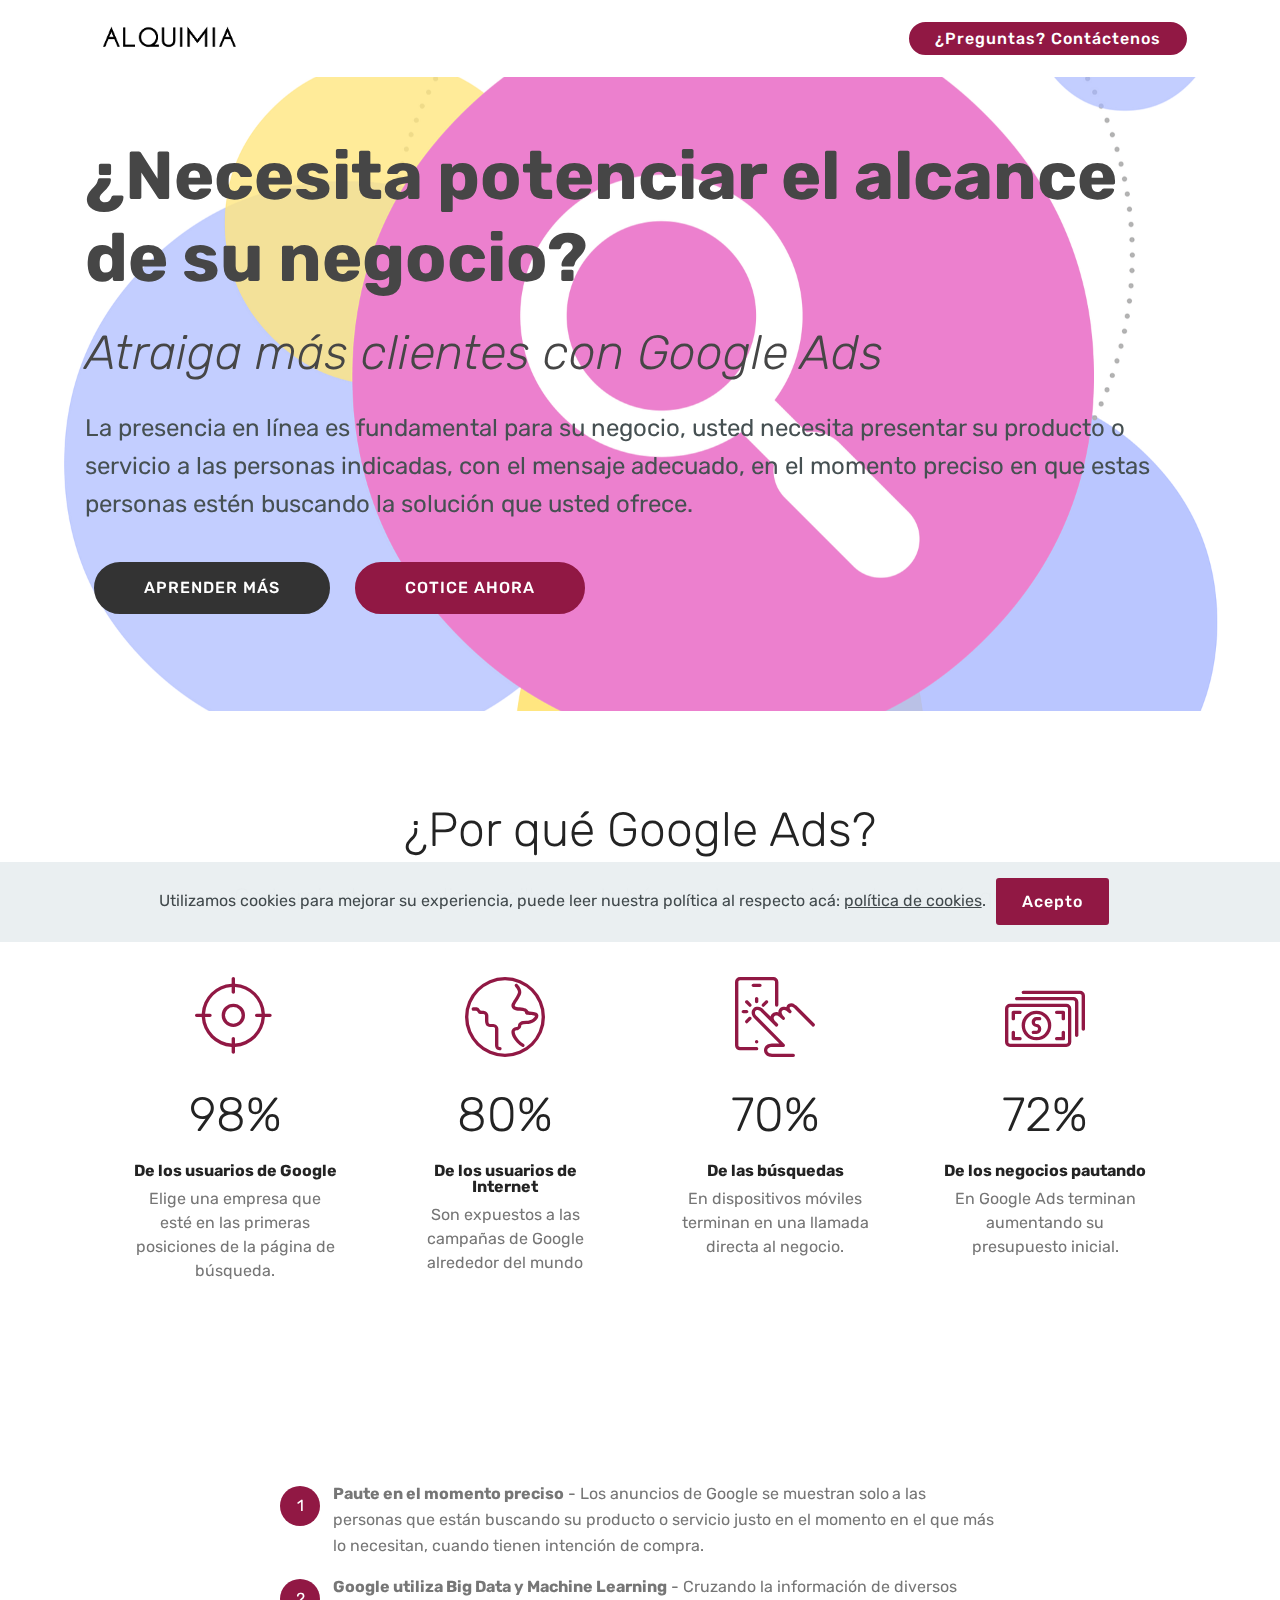
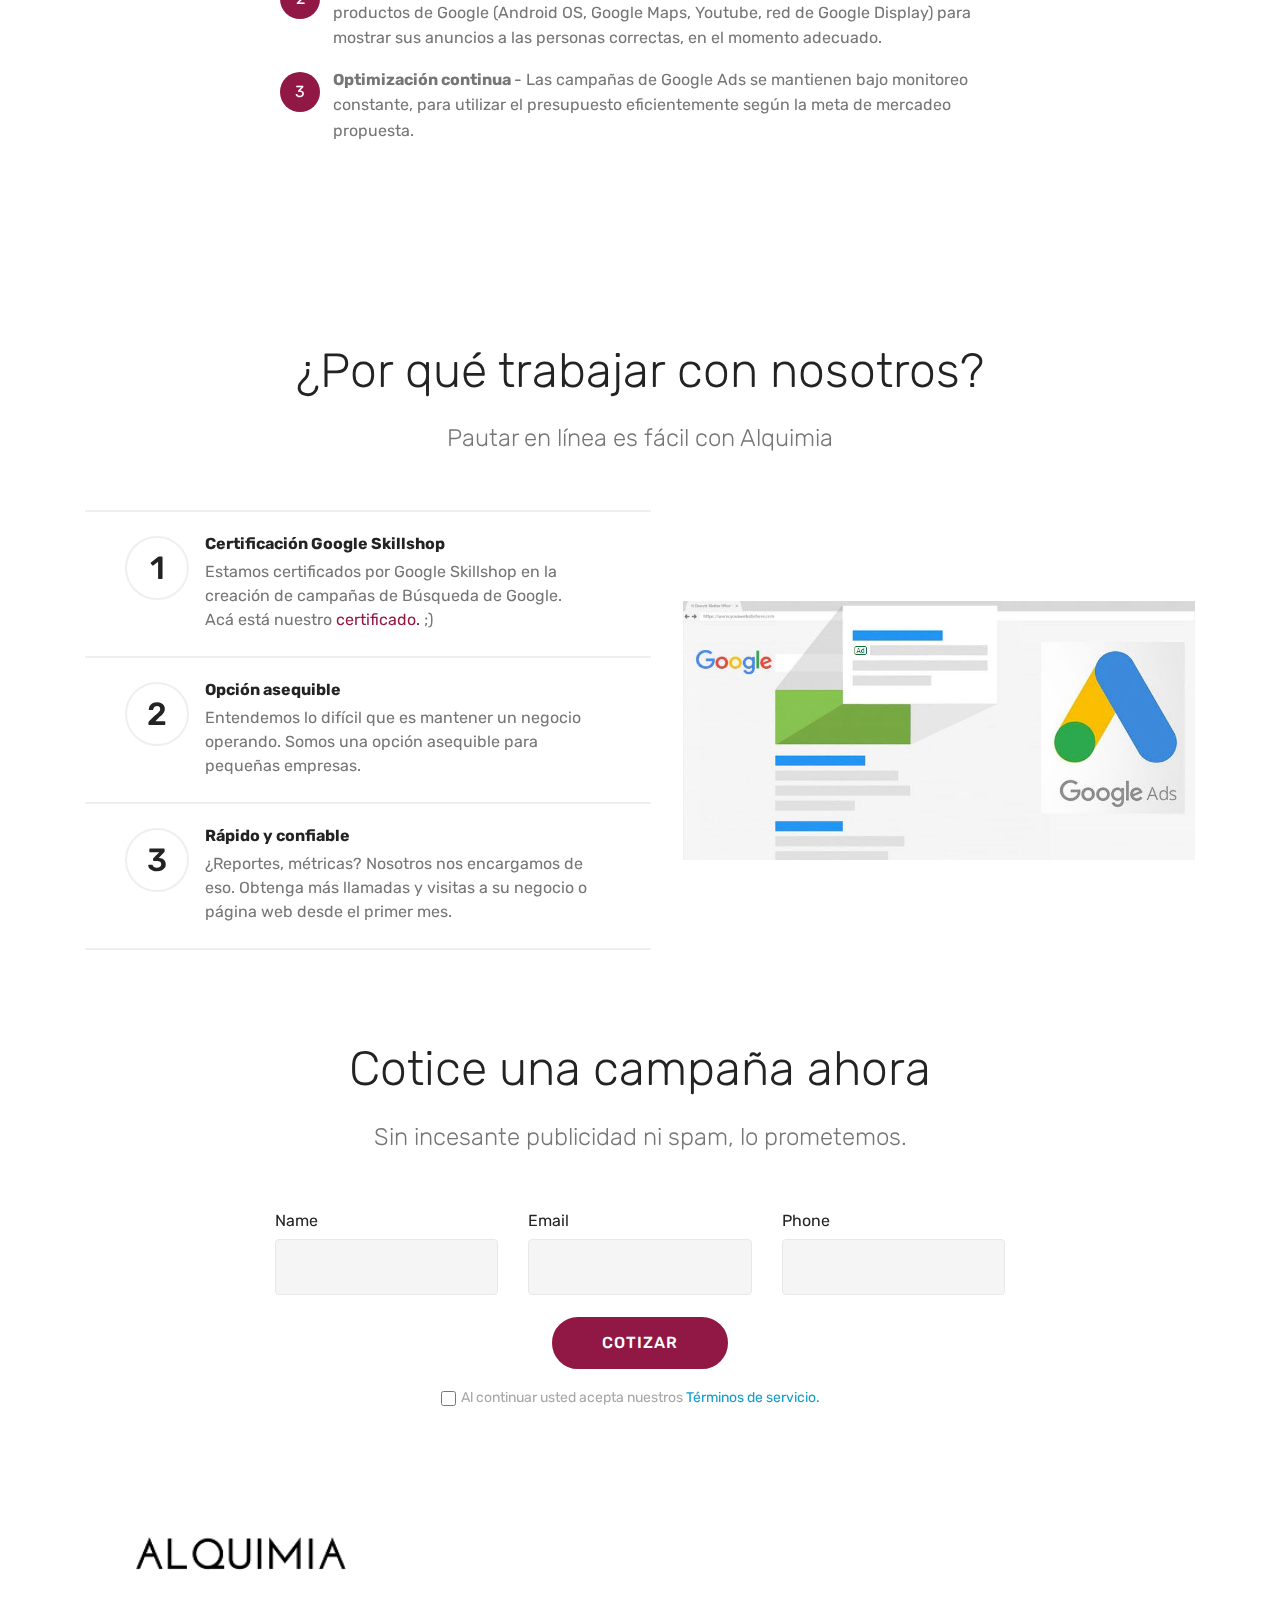
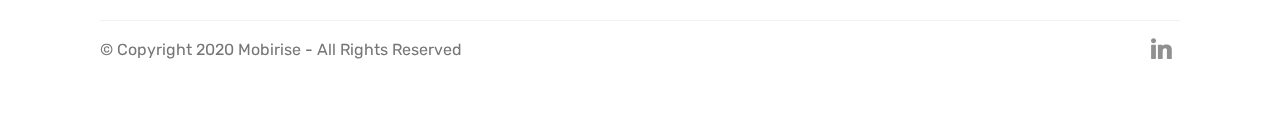
<file: index.html>
<!DOCTYPE html>
<html  >
<head>
  <!-- Site made with Mobirise Website Builder v4.12.0, https://mobirise.com -->
  <meta charset="UTF-8">
  <meta http-equiv="X-UA-Compatible" content="IE=edge">
  <meta name="generator" content="Mobirise v4.12.0, mobirise.com">
  <meta name="twitter:card" content="summary_large_image"/>
  <meta name="twitter:image:src" content="assets/images/index-meta.png">
  <meta property="og:image" content="assets/images/index-meta.png">
  <meta name="twitter:title" content="Alquimia Mercadeo Digital">
  <meta name="viewport" content="width=device-width, initial-scale=1, minimum-scale=1">
  <link rel="shortcut icon" href="assets/images/alquimia-favicon-40x40-1.png" type="image/x-icon">
  <meta name="description" content="Atraiga más clientes a su negocio con Google Ads. Certificados por Google SkillShop.">
  
  <title>Alquimia Mercadeo Digital</title>
  <link rel="stylesheet" href="assets/web/assets/mobirise-icons/mobirise-icons.css">
  <link rel="stylesheet" href="assets/bootstrap/css/bootstrap.min.css">
  <link rel="stylesheet" href="assets/bootstrap/css/bootstrap-grid.min.css">
  <link rel="stylesheet" href="assets/bootstrap/css/bootstrap-reboot.min.css">
  <link rel="stylesheet" href="assets/web/assets/gdpr-plugin/gdpr-styles.css">
  <link rel="stylesheet" href="assets/tether/tether.min.css">
  <link rel="stylesheet" href="assets/socicon/css/styles.css">
  <link rel="stylesheet" href="assets/dropdown/css/style.css">
  <link rel="stylesheet" href="assets/theme/css/style.css">
  <link rel="preload" as="style" href="assets/mobirise/css/mbr-additional.css"><link rel="stylesheet" href="assets/mobirise/css/mbr-additional.css" type="text/css">
  
  
  
</head>
<body>
  <section class="menu cid-rOw5oBQLyY" once="menu" id="menu2-a">

    

    <nav class="navbar navbar-expand beta-menu navbar-dropdown align-items-center navbar-fixed-top navbar-toggleable-sm">
        <button class="navbar-toggler navbar-toggler-right" type="button" data-toggle="collapse" data-target="#navbarSupportedContent" aria-controls="navbarSupportedContent" aria-expanded="false" aria-label="Toggle navigation">
            <div class="hamburger">
                <span></span>
                <span></span>
                <span></span>
                <span></span>
            </div>
        </button>
        <div class="menu-logo">
            <div class="navbar-brand">
                <span class="navbar-logo">
                    <a href="index.html">
                        <img src="assets/images/alquimia-copy-copy.png" alt="Mobirise" title="" style="height: 3.8rem;">
                    </a>
                </span>
                
            </div>
        </div>
        <div class="collapse navbar-collapse" id="navbarSupportedContent">
            
            <div class="navbar-buttons mbr-section-btn"><a class="btn btn-sm btn-primary display-4" href="mailto:alquimiaprocesos@gmail.com">
                     ¿Preguntas? Contáctenos</a></div>
        </div>
    </nav>
</section>

<section class="engine"><a href="https://mobirise.info">Mobirise</a></section><section class="header9 cid-rOs4862kg9 mbr-parallax-background" id="header9-1">

    

    <div class="mbr-overlay" style="opacity: 0.5; background-color: rgb(255, 255, 255);">
    </div>

    <div class="container">
        <div class="media-container-column mbr-white">
            <h1 class="mbr-section-title align-left mbr-bold pb-3 mbr-fonts-style display-1">¿Necesita potenciar el alcance de su negocio?</h1>
            <h3 class="mbr-section-subtitle align-left mbr-light pb-3 mbr-fonts-style display-2">
                Atraiga más clientes con Google Ads</h3>
            <p class="mbr-text align-left pb-3 mbr-fonts-style display-5">
                La presencia en línea es fundamental para su negocio, usted necesita presentar su producto o servicio a las personas indicadas, con el mensaje adecuado, en el momento preciso en que estas personas estén buscando la solución que usted ofrece.</p>
            <div class="mbr-section-btn align-left"><a class="btn btn-md btn-black display-4" href="index.html#counters1-d">APRENDER MÁS</a>
                <a class="btn btn-md btn-primary display-4" href="index.html#form1-9">COTICE AHORA</a></div>
        </div>
    </div>

    
</section>

<section class="counters1 counters cid-rOxwFtb6sN" id="counters1-d">

    

    

    <div class="container">
        <h2 class="mbr-section-title pb-3 align-center mbr-fonts-style display-2">
            ¿Por qué Google Ads?</h2>
        <h3 class="mbr-section-subtitle mbr-fonts-style display-5">
            Cada minuto se realizan millones de búsquedas en este motor de búsqueda</h3>

        <div class="container pt-4 mt-2">
            <div class="media-container-row">
                <div class="card p-3 align-center col-12 col-md-6 col-lg-3">
                    <div class="panel-item p-3">
                        <div class="card-img pb-3">
                            <span class="mbr-iconfont mbri-target" style="color: rgb(145, 24, 68); fill: rgb(145, 24, 68);"></span>
                        </div>

                        <div class="card-text">
                            <h3 class="count pt-3 pb-3 mbr-fonts-style display-2">
                                  98%</h3>
                            <h4 class="mbr-content-title mbr-bold mbr-fonts-style display-7">De los usuarios de Google</h4>
                            <p class="mbr-content-text mbr-fonts-style display-7">
                                Elige una empresa que esté en las primeras posiciones de la página de búsqueda.
                            </p>
                        </div>
                    </div>
                </div>


                <div class="card p-3 align-center col-12 col-md-6 col-lg-3">
                    <div class="panel-item p-3">
                        <div class="card-img pb-3">
                            <span class="mbr-iconfont mbri-globe" style="color: rgb(145, 24, 68); fill: rgb(145, 24, 68);"></span>
                        </div>
                        <div class="card-text">
                            <h3 class="count pt-3 pb-3 mbr-fonts-style display-2">
                                  80%</h3>
                            <h4 class="mbr-content-title mbr-bold mbr-fonts-style display-7">De los usuarios de Internet</h4>
                            <p class="mbr-content-text mbr-fonts-style display-7">
                                    Son expuestos a las campañas de Google alrededor del mundo
                            </p>
                        </div>
                    </div>
                </div>

                <div class="card p-3 align-center col-12 col-md-6 col-lg-3">
                    <div class="panel-item p-3">
                        <div class="card-img pb-3">
                            <span class="mbr-iconfont mbri-touch" style="color: rgb(145, 24, 68); fill: rgb(145, 24, 68);"></span>
                        </div>
                        <div class="card-text">
                            <h3 class="count pt-3 pb-3 mbr-fonts-style display-2">
                                  70%</h3>
                            <h4 class="mbr-content-title mbr-bold mbr-fonts-style display-7">De las búsquedas</h4>
                            <p class="mbr-content-text mbr-fonts-style display-7">
                                    En dispositivos móviles terminan en una llamada directa al negocio.
                            </p>
                        </div>
                    </div>
                </div>


                <div class="card p-3 align-center col-12 col-md-6 col-lg-3">
                    <div class="panel-item p-3">
                        <div class="card-img pb-3">
                            <span class="mbr-iconfont mbri-cash" style="color: rgb(145, 24, 68); fill: rgb(145, 24, 68);"></span>
                        </div>

                        <div class="card-texts">
                             <h3 class="count pt-3 pb-3 mbr-fonts-style display-2">
                                  72%</h3>
                            <h4 class="mbr-content-title mbr-bold mbr-fonts-style display-7">De los negocios pautando</h4>
                            <p class="mbr-content-text mbr-fonts-style display-7">
                                    En Google Ads terminan aumentando su presupuesto inicial.
                            </p>
                        </div>
                    </div>
                </div>
            </div>
        </div>
   </div>
</section>

<section class="mbr-section article content11 cid-rOxw5lPRJj" id="content11-c">
     

    <div class="container">
        <div class="media-container-row">
            <div class="mbr-text counter-container col-12 col-md-8 mbr-fonts-style display-7">
                <ol>
                    <li><strong>Paute en el momento preciso</strong>&nbsp;- Los anuncios de Google se muestran solo<strong> </strong>a las personas que están buscando su producto o servicio justo en el momento en el que más lo necesitan, cuando tienen intención de compra.</li>
                    <li><strong>Google utiliza Big Data y Machine Learning</strong> - Cruzando la información de diversos productos de Google (Android OS, Google Maps, Youtube, red de Google Display) para mostrar sus anuncios a las personas correctas, en el momento adecuado.</li>
                    <li><strong>Optimización continua&nbsp;</strong>- Las campañas de Google Ads se mantienen bajo monitoreo constante, para utilizar el presupuesto eficientemente según la meta de mercadeo propuesta.</li>
                </ol>
            </div>
        </div>
    </div>
</section>

<section class="counters4 counters cid-rOxxOZ2fES" id="counters4-e">

    

    

    <div class="container pt-4 mt-2">
        <h2 class="mbr-section-title pb-3 align-center mbr-fonts-style display-2">¿Por qué trabajar con nosotros?</h2>
        <h3 class="mbr-section-subtitle pb-5 align-center mbr-fonts-style display-5">Pautar en línea es fácil con Alquimia</h3>
        <div class="media-container-row">
            <div class="media-block m-auto" style="width: 49%;">
                <div class="mbr-figure">
                    <img src="assets/images/google-ads-836x424.jpg" alt="" title="">
                </div>
            </div>
            <div class="cards-block">
                <div class="cards-container">
                    <div class="card px-3 align-left col-12">
                        <div class="panel-item p-4 d-flex align-items-start">
                            <div class="card-img pr-3">
                                <h3 class="img-text d-flex align-items-center justify-content-center">
                                    1
                                </h3>
                            </div>
                            <div class="card-text">
                                <h4 class="mbr-content-title mbr-bold mbr-fonts-style display-7">Certificación Google Skillshop</h4>
                                <p class="mbr-content-text mbr-fonts-style display-7">
                                    Estamos certificados por Google Skillshop en la creación de campañas de Búsqueda de Google.<br>Acá está nuestro <a href="assets/files/Certificaci%C3%B3n%20sobre%20las%20Campa%C3%B1as%20de%20B%C3%BAsqueda%20de%20Google%C2%A0Ads%20_%20Google.pdf" target="_blank">certificado.&nbsp;</a>;)</p>
                            </div>
                        </div>
                    </div>
                    <div class="card px-3 align-left col-12">
                        <div class="panel-item p-4 d-flex align-items-start">
                            <div class="card-img pr-3">
                                <h3 class="img-text d-flex align-items-center justify-content-center">
                                    2
                                </h3>
                            </div>
                            <div class="card-text">
                                <h4 class="mbr-content-title mbr-bold mbr-fonts-style display-7">Opción asequible</h4>
                                <p class="mbr-content-text mbr-fonts-style display-7">Entendemos lo difícil que es mantener un negocio operando. Somos una opción asequible para pequeñas empresas.</p>
                            </div>
                        </div>
                    </div>
                    <div class="card px-3 align-left col-12">
                        <div class="panel-item p-4 d-flex align-items-start">
                            <div class="card-img pr-3">
                                <h3 class="img-text d-flex align-items-center justify-content-center">
                                    3
                                </h3>
                            </div>
                            <div class="card-text">
                                <h4 class="mbr-content-title mbr-bold mbr-fonts-style display-7">Rápido y confiable</h4>
                                <p class="mbr-content-text mbr-fonts-style display-7">¿Reportes, métricas? Nosotros nos encargamos de eso. Obtenga más llamadas y visitas a su negocio o página web desde el primer mes.</p>
                            </div>
                        </div>
                    </div>
                    
                </div>
            </div>
        </div>
    </div>
</section>

<section class="mbr-section form1 cid-rOsevYu5Vh" id="form1-9">

    

    
    <div class="container">
        <div class="row justify-content-center">
            <div class="title col-12 col-lg-8">
                <h2 class="mbr-section-title align-center pb-3 mbr-fonts-style display-2">
                    Cotice una campaña ahora</h2>
                <h3 class="mbr-section-subtitle align-center mbr-light pb-3 mbr-fonts-style display-5">
                    Sin incesante publicidad ni spam, lo prometemos.</h3>
            </div>
        </div>
    </div>
    <div class="container">
        <div class="row justify-content-center">
            <div class="media-container-column col-lg-8" data-form-type="formoid">
                <!---Formbuilder Form--->
                <form action="https://mobirise.com/" method="POST" class="mbr-form form-with-styler" data-form-title="Mobirise Form"><input type="hidden" name="email" data-form-email="true" value="Hgygw2g467sGoPs1fA6YAg6sWneIwe/Ac3zG7dCLbKb337wUI93X69/YkkEkzUrEa1lm5qQA9KjHOohSfwXo2vMrZ+PAtTy0eWr/jA5EK+Mxyi+zciAvtVyl0ZW+jFEp">
                    <div class="row">
                        <div hidden="hidden" data-form-alert="" class="alert alert-success col-12">Gracias, le contactaremos pronto.</div>
                        <div hidden="hidden" data-form-alert-danger="" class="alert alert-danger col-12">
                        </div>
                    </div>
                    <div class="dragArea row">
                        <div class="col-md-4  form-group" data-for="name">
                            <label for="name-form1-9" class="form-control-label mbr-fonts-style display-7">Name</label>
                            <input type="text" name="name" data-form-field="Name" required="required" class="form-control display-7" id="name-form1-9">
                        </div>
                        <div class="col-md-4  form-group" data-for="email">
                            <label for="email-form1-9" class="form-control-label mbr-fonts-style display-7">Email</label>
                            <input type="email" name="email" data-form-field="Email" required="required" class="form-control display-7" id="email-form1-9">
                        </div>
                        <div data-for="phone" class="col-md-4  form-group">
                            <label for="phone-form1-9" class="form-control-label mbr-fonts-style display-7">Phone</label>
                            <input type="tel" name="phone" data-form-field="Phone" class="form-control display-7" id="phone-form1-9">
                        </div>
                        
                        <div class="col-md-12 input-group-btn align-center"><button type="submit" class="btn btn-primary btn-form display-4">COTIZAR</button></div>
                    </div>
                <span class="gdpr-block">
<label>
<span class="textGDPR" style="color: #a7a7a7"><input type="checkbox" name="gdpr" id="gdpr-form1-9" required="">Al continuar usted acepta nuestros <a style="color: #149dcc; text-decoration: none;" href="terminosycondiciones.html">Términos de servicio.</a></span>
</label>
</span></form><!---Formbuilder Form--->
            </div>
        </div>
    </div>
</section>

<section class="cid-rOEfALPOtP" id="footer5-13">

    

    

    <div class="container">
        <div class="media-container-row">
            <div class="col-md-3">
                <div class="media-wrap">
                    <a href="index.html">
                       <img src="assets/images/alquimia-copy-copy.png" alt="Mobirise" title="">
                    </a>
                </div>
            </div>
            <div class="col-md-9">
                <p class="mbr-text align-right links mbr-fonts-style display-7">&nbsp; &nbsp; &nbsp; &nbsp; &nbsp; &nbsp; &nbsp; &nbsp; &nbsp;</p>
            </div>
        </div>
        <div class="footer-lower">
            <div class="media-container-row">
                <div class="col-md-12">
                    <hr>
                </div>
            </div>
            <div class="media-container-row mbr-white">
                <div class="col-md-6 copyright">
                    <p class="mbr-text mbr-fonts-style display-7">
                        © Copyright 2020 Mobirise - All Rights Reserved
                    </p>
                </div>
                <div class="col-md-6">
                    <div class="social-list align-right">
                        <div class="soc-item">
                            <a href="https://www.linkedin.com/in/josu%C3%A9-murillo-250b11179/" target="_blank">
                                <span class="mbr-iconfont mbr-iconfont-social socicon-linkedin socicon"></span>
                            </a>
                        </div>
                        
                        
                        
                        
                        
                    </div>
                </div>
            </div>
        </div>
    </div>
</section>


  <script src="assets/web/assets/jquery/jquery.min.js"></script>
  <script src="assets/popper/popper.min.js"></script>
  <script src="assets/bootstrap/js/bootstrap.min.js"></script>
  <script src="assets/tether/tether.min.js"></script>
  <script src="assets/web/assets/cookies-alert-plugin/cookies-alert-core.js"></script>
  <script src="assets/web/assets/cookies-alert-plugin/cookies-alert-script.js"></script>
  <script src="assets/dropdown/js/nav-dropdown.js"></script>
  <script src="assets/dropdown/js/navbar-dropdown.js"></script>
  <script src="assets/touchswipe/jquery.touch-swipe.min.js"></script>
  <script src="assets/parallax/jarallax.min.js"></script>
  <script src="assets/viewportchecker/jquery.viewportchecker.js"></script>
  <script src="assets/smoothscroll/smooth-scroll.js"></script>
  <script src="assets/theme/js/script.js"></script>
  <script src="assets/formoid/formoid.min.js"></script>
  
  
<input name="cookieData" type="hidden" data-cookie-customDialogSelector='null' data-cookie-colorText='#424a4d' data-cookie-colorBg='rgba(234, 239, 241, 0.99)' data-cookie-textButton='Acepto' data-cookie-colorButton='' data-cookie-colorLink='#424a4d' data-cookie-underlineLink='true' data-cookie-text="Utilizamos cookies para mejorar su experiencia, puede leer nuestra política al respecto acá: <a href='cookies.html'>política de cookies</a>.">
  </body>
</html>
</file>
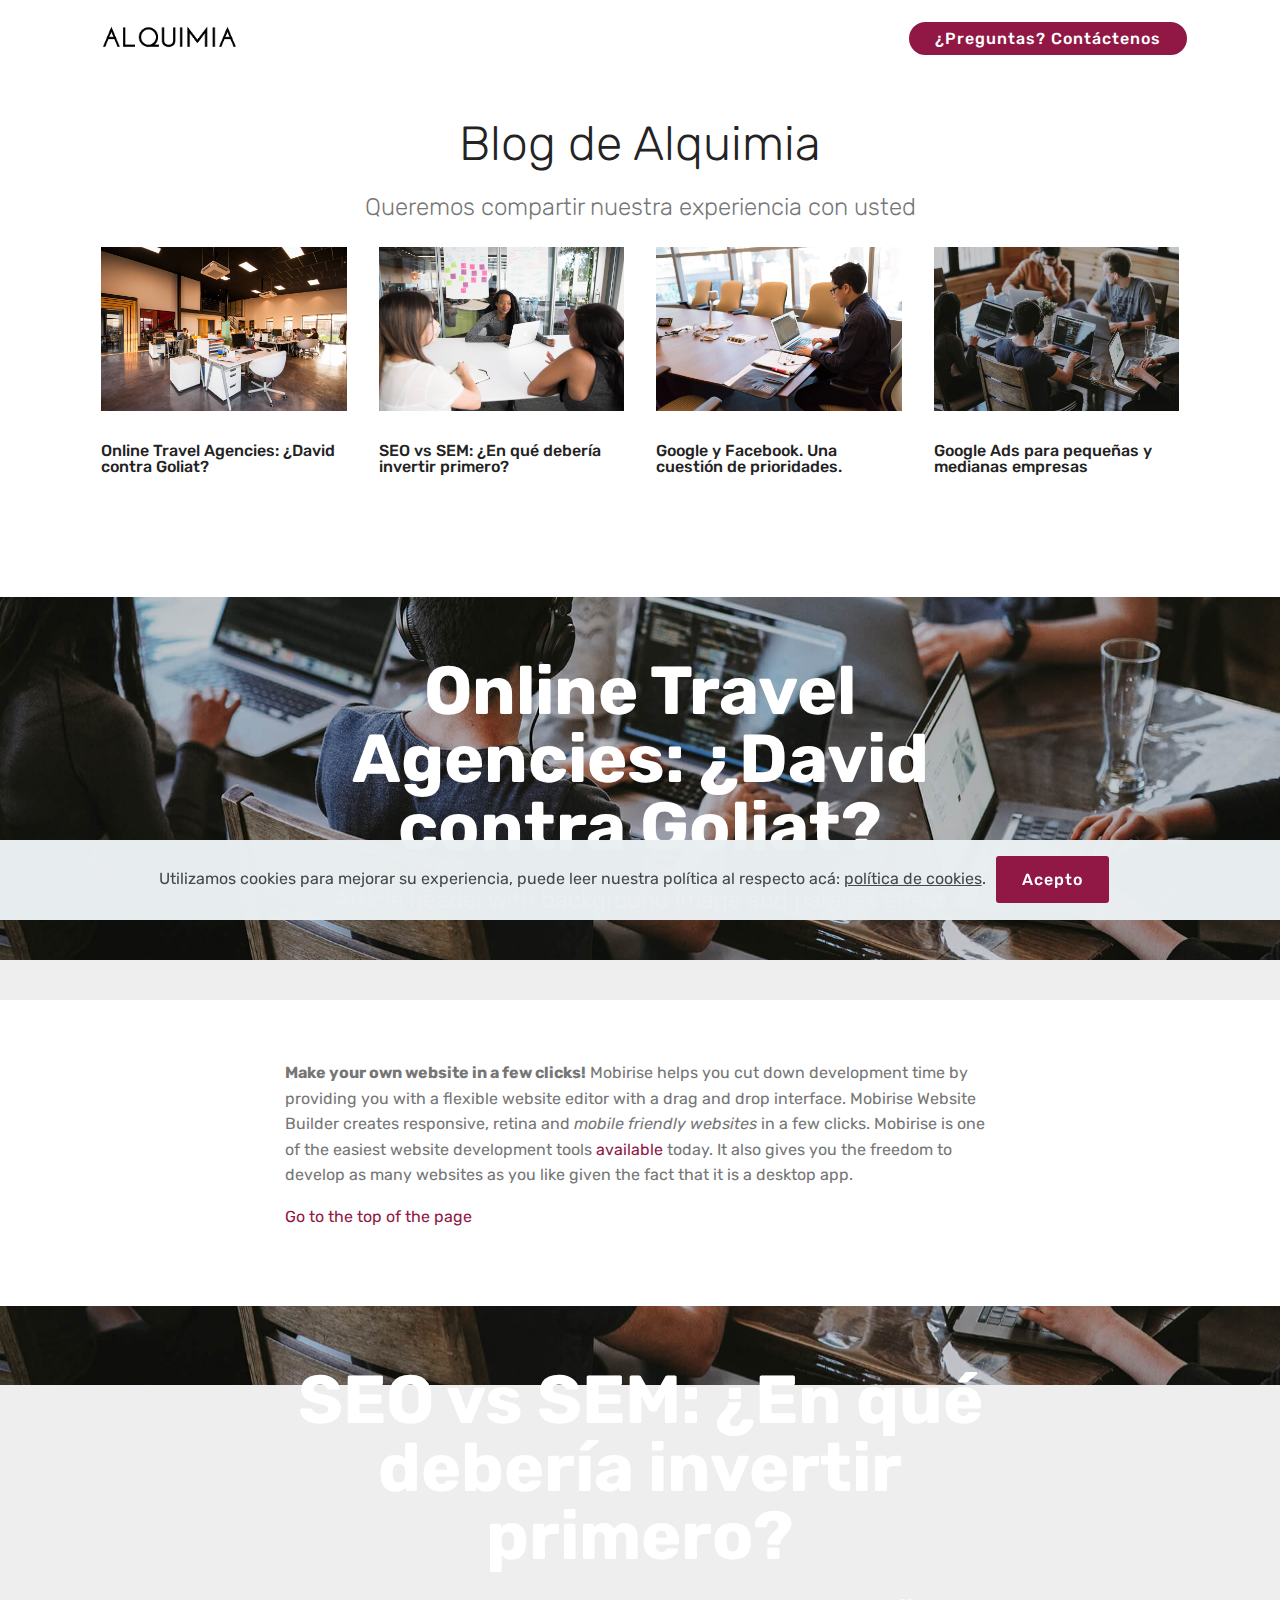
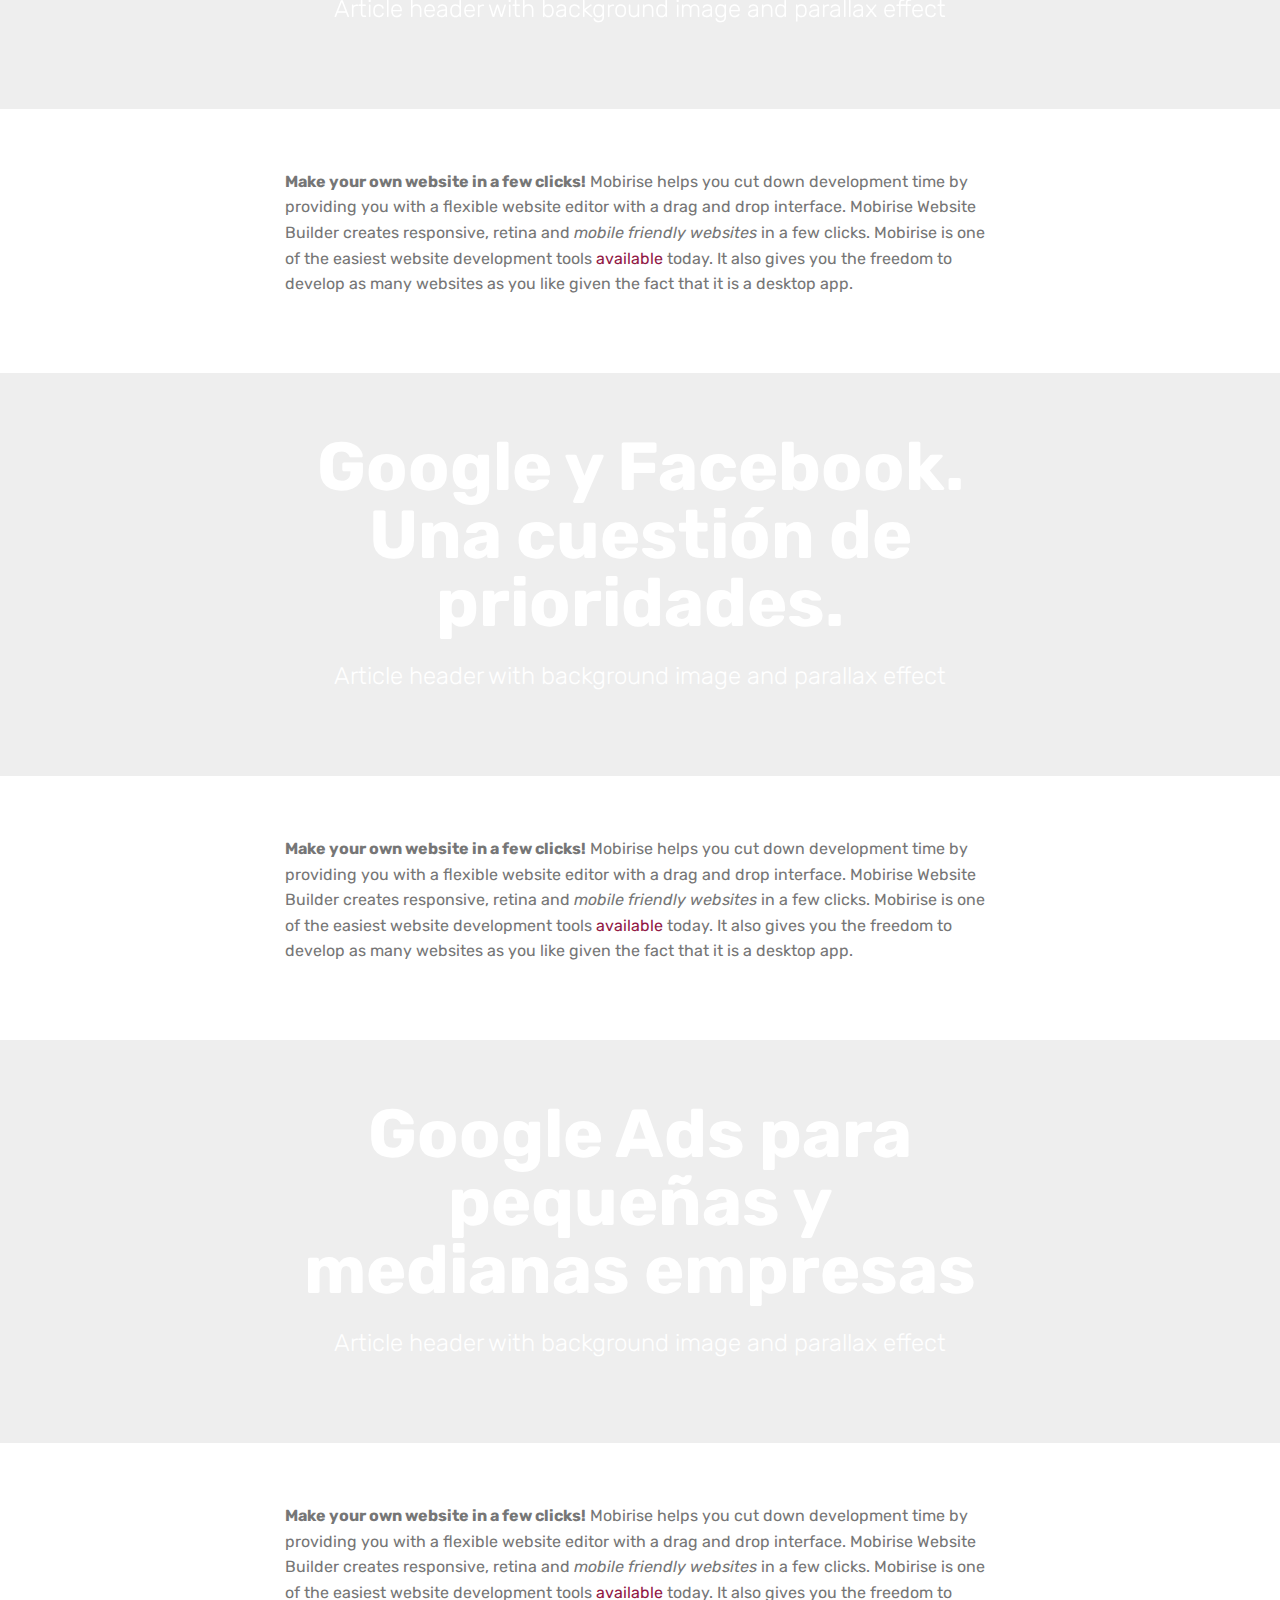
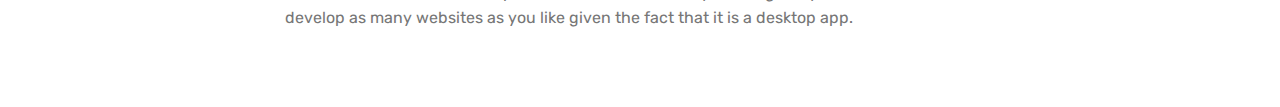
<file: blog.html>
<!DOCTYPE html>
<html  >
<head>
  <!-- Site made with Mobirise Website Builder v4.12.0, https://mobirise.com -->
  <meta charset="UTF-8">
  <meta http-equiv="X-UA-Compatible" content="IE=edge">
  <meta name="generator" content="Mobirise v4.12.0, mobirise.com">
  <meta name="twitter:card" content="summary_large_image"/>
  <meta name="twitter:image:src" content="assets/images/blog-meta.png">
  <meta property="og:image" content="assets/images/blog-meta.png">
  <meta name="twitter:title" content="Blog">
  <meta name="viewport" content="width=device-width, initial-scale=1, minimum-scale=1">
  <link rel="shortcut icon" href="assets/images/alquimia-favicon-40x40-1.png" type="image/x-icon">
  <meta name="description" content="Blog de Alquimia Digital Marketing">
  
  <title>Blog</title>
  <link rel="stylesheet" href="assets/bootstrap/css/bootstrap.min.css">
  <link rel="stylesheet" href="assets/bootstrap/css/bootstrap-grid.min.css">
  <link rel="stylesheet" href="assets/bootstrap/css/bootstrap-reboot.min.css">
  <link rel="stylesheet" href="assets/web/assets/gdpr-plugin/gdpr-styles.css">
  <link rel="stylesheet" href="assets/dropdown/css/style.css">
  <link rel="stylesheet" href="assets/tether/tether.min.css">
  <link rel="stylesheet" href="assets/theme/css/style.css">
  <link rel="preload" as="style" href="assets/mobirise/css/mbr-additional.css"><link rel="stylesheet" href="assets/mobirise/css/mbr-additional.css" type="text/css">
  
  
  
</head>
<body>
  <section class="menu cid-rOw5oBQLyY" once="menu" id="menu2-f">

    

    <nav class="navbar navbar-expand beta-menu navbar-dropdown align-items-center navbar-fixed-top navbar-toggleable-sm">
        <button class="navbar-toggler navbar-toggler-right" type="button" data-toggle="collapse" data-target="#navbarSupportedContent" aria-controls="navbarSupportedContent" aria-expanded="false" aria-label="Toggle navigation">
            <div class="hamburger">
                <span></span>
                <span></span>
                <span></span>
                <span></span>
            </div>
        </button>
        <div class="menu-logo">
            <div class="navbar-brand">
                <span class="navbar-logo">
                    <a href="index.html">
                        <img src="assets/images/alquimia-copy-copy.png" alt="Mobirise" title="" style="height: 3.8rem;">
                    </a>
                </span>
                
            </div>
        </div>
        <div class="collapse navbar-collapse" id="navbarSupportedContent">
            
            <div class="navbar-buttons mbr-section-btn"><a class="btn btn-sm btn-primary display-4" href="mailto:alquimiaprocesos@gmail.com">
                     ¿Preguntas? Contáctenos</a></div>
        </div>
    </nav>
</section>

<section class="engine"><a href="https://mobirise.info/g">how to build a website for free</a></section><section class="mbr-section content4 cid-rOxFForTfV" id="content4-z">

    

    <div class="container">
        <div class="media-container-row">
            <div class="title col-12 col-md-8">
                <h2 class="align-center pb-3 mbr-fonts-style display-2">Blog de Alquimia</h2>
                <h3 class="mbr-section-subtitle align-center mbr-light mbr-fonts-style display-5">
                    Queremos compartir nuestra experiencia con usted</h3>
                
            </div>
        </div>
    </div>
</section>

<section class="features2 cid-rOxFjqGXPC" id="features2-y">

    

    
    
    <div class="container">
        <div class="media-container-row">
            <div class="card p-3 col-12 col-md-6 col-lg-3">
                <div class="card-wrapper">
                    <div class="card-img">
                        <a href="page1.html#content5-p"><img src="assets/images/background1.jpg" alt="Mobirise" title=""></a>
                    </div>
                    <div class="card-box">
                        <h4 class="card-title pb-3 mbr-fonts-style display-7">Online Travel Agencies: ¿David contra Goliat?</h4>
                        
                    </div>
                </div>
            </div>

            <div class="card p-3 col-12 col-md-6 col-lg-3">
                <div class="card-wrapper">
                    <div class="card-img">
                        <a href="page1.html#content5-r"><img src="assets/images/background2.jpg" alt="Mobirise" title=""></a>
                    </div>
                    <div class="card-box ">
                        <h4 class="card-title pb-3 mbr-fonts-style display-7">
                            SEO vs SEM: ¿En qué debería invertir primero?</h4>
                        
                    </div>
                </div>
            </div>

            <div class="card p-3 col-12 col-md-6 col-lg-3">
                <div class="card-wrapper">
                    <div class="card-img">
                        <a href="page1.html#content5-t"><img src="assets/images/background3.jpg" alt="Mobirise" title=""></a>
                    </div>
                    <div class="card-box">
                        <h4 class="card-title pb-3 mbr-fonts-style display-7">
                            Google y Facebook. Una cuestión de prioridades.</h4>
                        
                    </div>
                </div>
            </div>

            <div class="card p-3 col-12 col-md-6 col-lg-3">
                <div class="card-wrapper">
                    <div class="card-img">
                        <a href="page1.html#content5-v"><img src="assets/images/background4.jpg" alt="Mobirise" title=""></a>
                    </div>
                    <div class="card-box">
                        <h4 class="card-title pb-3 mbr-fonts-style display-7">
                            Google Ads para pequeñas y medianas empresas</h4>
                        
                    </div>
                </div>
            </div>
        </div>
    </div>
</section>

<section class="mbr-section content5 cid-rOxDvld8uv mbr-parallax-background" id="content5-p">

    

    

    <div class="container">
        <div class="media-container-row">
            <div class="title col-12 col-md-8">
                <h2 class="align-center mbr-bold mbr-white pb-3 mbr-fonts-style display-1">Online Travel Agencies: ¿David contra Goliat?</h2>
                <h3 class="mbr-section-subtitle align-center mbr-light mbr-white pb-3 mbr-fonts-style display-5">
                    Article header with background image and parallax effect
                </h3>
                
                
            </div>
        </div>
    </div>
</section>

<section class="mbr-section article content1 cid-rOxDn7mE9L" id="content1-o">
    
     

    <div class="container">
        <div class="media-container-row">
            <div class="mbr-text col-12 mbr-fonts-style display-7 col-md-8"><p>
                <strong> Make your own website in a few clicks!</strong> Mobirise helps you cut down development time by providing you with a flexible website editor with a drag and drop interface. Mobirise Website Builder creates responsive, retina and <em>mobile friendly websites</em> in a few clicks. Mobirise is one of the easiest website development tools <a href="https://mobirise.co/">available</a> today. It also gives you the freedom to develop as many websites as you like given the fact that it is a desktop app.</p><p><strong><a href="#top">Go to the top of the page</a></strong></p></div>
        </div>
    </div>
</section>

<section class="mbr-section content5 cid-rOxDGS2CvV mbr-parallax-background" id="content5-r">

    

    

    <div class="container">
        <div class="media-container-row">
            <div class="title col-12 col-md-8">
                <h2 class="align-center mbr-bold mbr-white pb-3 mbr-fonts-style display-1">SEO vs SEM: ¿En qué debería invertir primero?</h2>
                <h3 class="mbr-section-subtitle align-center mbr-light mbr-white pb-3 mbr-fonts-style display-5">
                    Article header with background image and parallax effect
                </h3>
                
                
            </div>
        </div>
    </div>
</section>

<section class="mbr-section article content1 cid-rOxDINi8Zx" id="content1-s">
    
     

    <div class="container">
        <div class="media-container-row">
            <div class="mbr-text col-12 mbr-fonts-style display-7 col-md-8"><p>
                <strong> Make your own website in a few clicks!</strong> Mobirise helps you cut down development time by providing you with a flexible website editor with a drag and drop interface. Mobirise Website Builder creates responsive, retina and <em>mobile friendly websites</em> in a few clicks. Mobirise is one of the easiest website development tools <a href="https://mobirise.co/">available</a> today. It also gives you the freedom to develop as many websites as you like given the fact that it is a desktop app.</p></div>
        </div>
    </div>
</section>

<section class="mbr-section content5 cid-rOxDLcNfYA mbr-parallax-background" id="content5-t">

    

    

    <div class="container">
        <div class="media-container-row">
            <div class="title col-12 col-md-8">
                <h2 class="align-center mbr-bold mbr-white pb-3 mbr-fonts-style display-1">Google y Facebook. Una cuestión de prioridades.</h2>
                <h3 class="mbr-section-subtitle align-center mbr-light mbr-white pb-3 mbr-fonts-style display-5">
                    Article header with background image and parallax effect
                </h3>
                
                
            </div>
        </div>
    </div>
</section>

<section class="mbr-section article content1 cid-rOxDMr8Ii1" id="content1-u">
    
     

    <div class="container">
        <div class="media-container-row">
            <div class="mbr-text col-12 mbr-fonts-style display-7 col-md-8"><p>
                <strong> Make your own website in a few clicks!</strong> Mobirise helps you cut down development time by providing you with a flexible website editor with a drag and drop interface. Mobirise Website Builder creates responsive, retina and <em>mobile friendly websites</em> in a few clicks. Mobirise is one of the easiest website development tools <a href="https://mobirise.co/">available</a> today. It also gives you the freedom to develop as many websites as you like given the fact that it is a desktop app.</p></div>
        </div>
    </div>
</section>

<section class="mbr-section content5 cid-rOxDNDLy6K mbr-parallax-background" id="content5-v">

    

    

    <div class="container">
        <div class="media-container-row">
            <div class="title col-12 col-md-8">
                <h2 class="align-center mbr-bold mbr-white pb-3 mbr-fonts-style display-1">Google Ads para pequeñas y medianas empresas</h2>
                <h3 class="mbr-section-subtitle align-center mbr-light mbr-white pb-3 mbr-fonts-style display-5">
                    Article header with background image and parallax effect
                </h3>
                
                
            </div>
        </div>
    </div>
</section>

<section class="mbr-section article content1 cid-rOxDRG0tVH" id="content1-w">
    
     

    <div class="container">
        <div class="media-container-row">
            <div class="mbr-text col-12 mbr-fonts-style display-7 col-md-8"><p>
                <strong> Make your own website in a few clicks!</strong> Mobirise helps you cut down development time by providing you with a flexible website editor with a drag and drop interface. Mobirise Website Builder creates responsive, retina and <em>mobile friendly websites</em> in a few clicks. Mobirise is one of the easiest website development tools <a href="https://mobirise.co/">available</a> today. It also gives you the freedom to develop as many websites as you like given the fact that it is a desktop app.</p></div>
        </div>
    </div>
</section>


  <script src="assets/web/assets/jquery/jquery.min.js"></script>
  <script src="assets/popper/popper.min.js"></script>
  <script src="assets/bootstrap/js/bootstrap.min.js"></script>
  <script src="assets/parallax/jarallax.min.js"></script>
  <script src="assets/web/assets/cookies-alert-plugin/cookies-alert-core.js"></script>
  <script src="assets/web/assets/cookies-alert-plugin/cookies-alert-script.js"></script>
  <script src="assets/touchswipe/jquery.touch-swipe.min.js"></script>
  <script src="assets/smoothscroll/smooth-scroll.js"></script>
  <script src="assets/dropdown/js/nav-dropdown.js"></script>
  <script src="assets/dropdown/js/navbar-dropdown.js"></script>
  <script src="assets/tether/tether.min.js"></script>
  <script src="assets/theme/js/script.js"></script>
  
  
<input name="cookieData" type="hidden" data-cookie-customDialogSelector='null' data-cookie-colorText='#424a4d' data-cookie-colorBg='rgba(234, 239, 241, 0.99)' data-cookie-textButton='Acepto' data-cookie-colorButton='' data-cookie-colorLink='#424a4d' data-cookie-underlineLink='true' data-cookie-text="Utilizamos cookies para mejorar su experiencia, puede leer nuestra política al respecto acá: <a href='cookies.html'>política de cookies</a>.">
  </body>
</html>
</file>
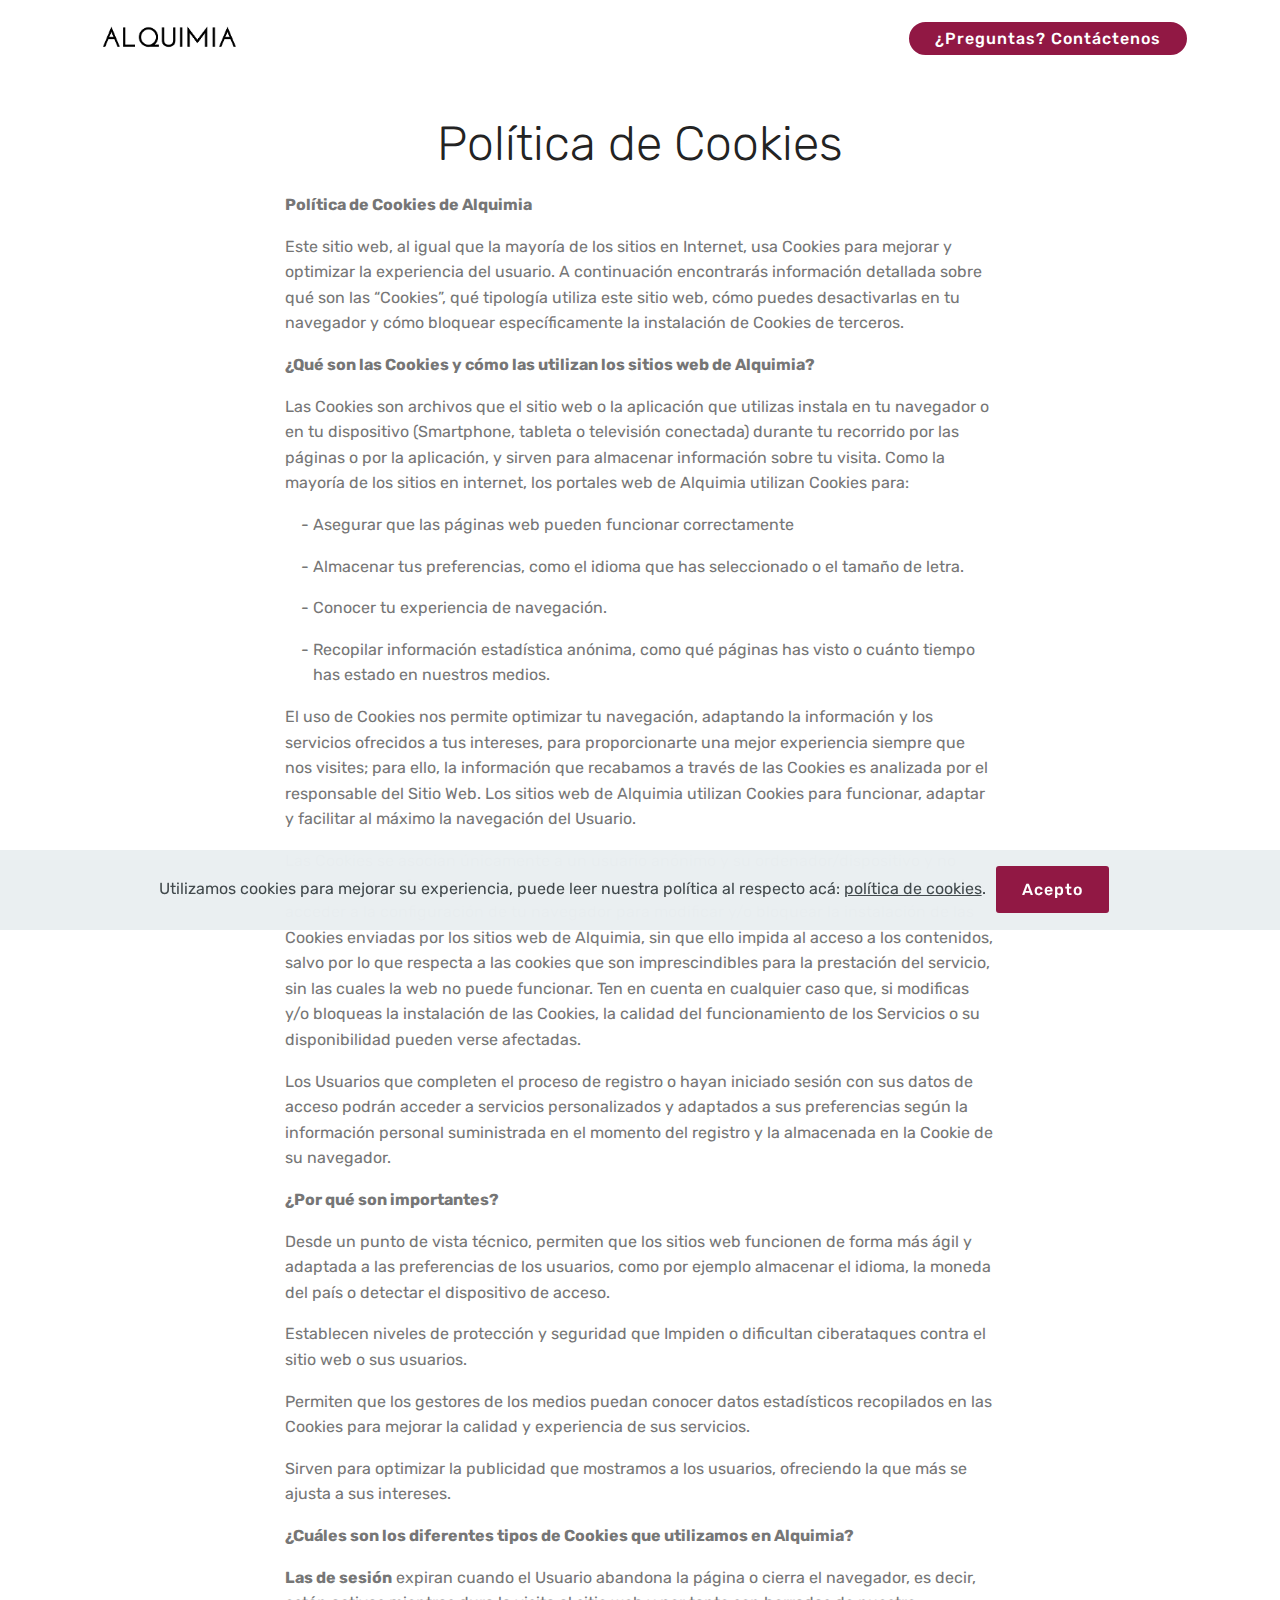
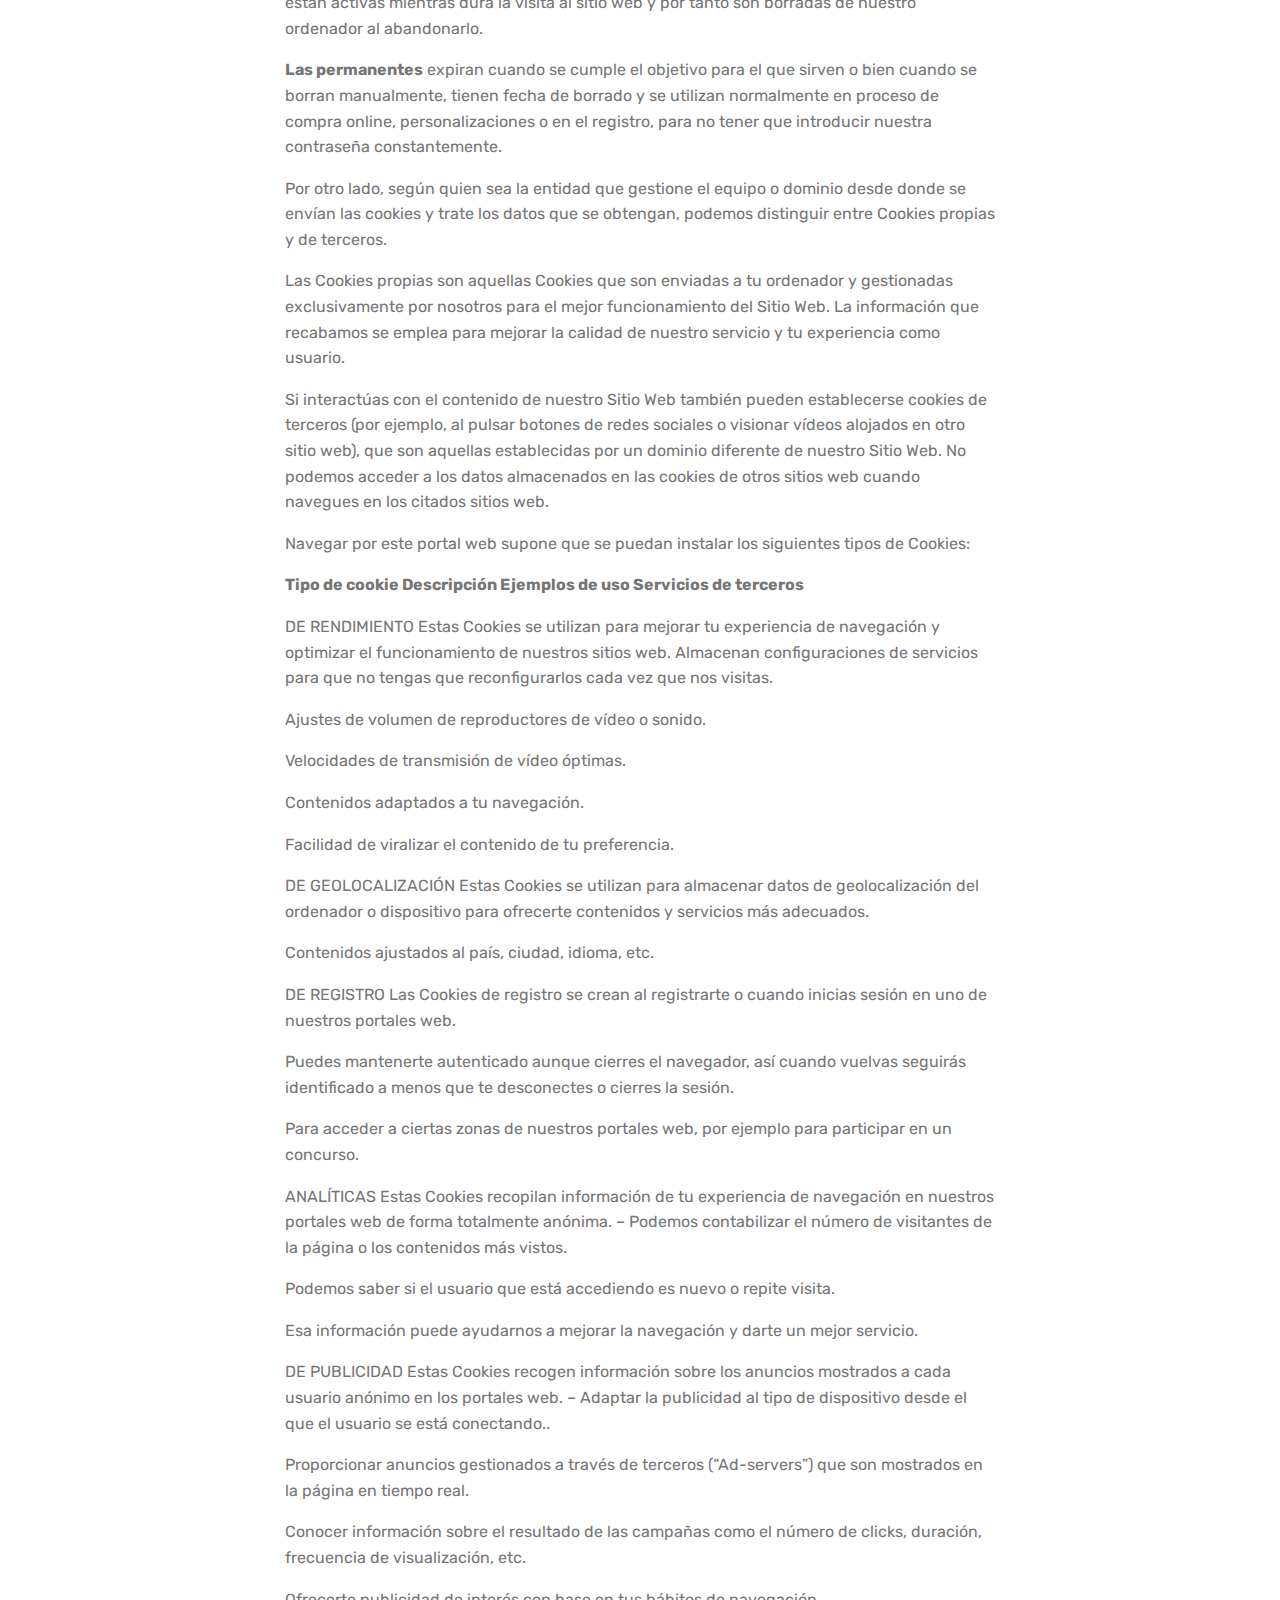
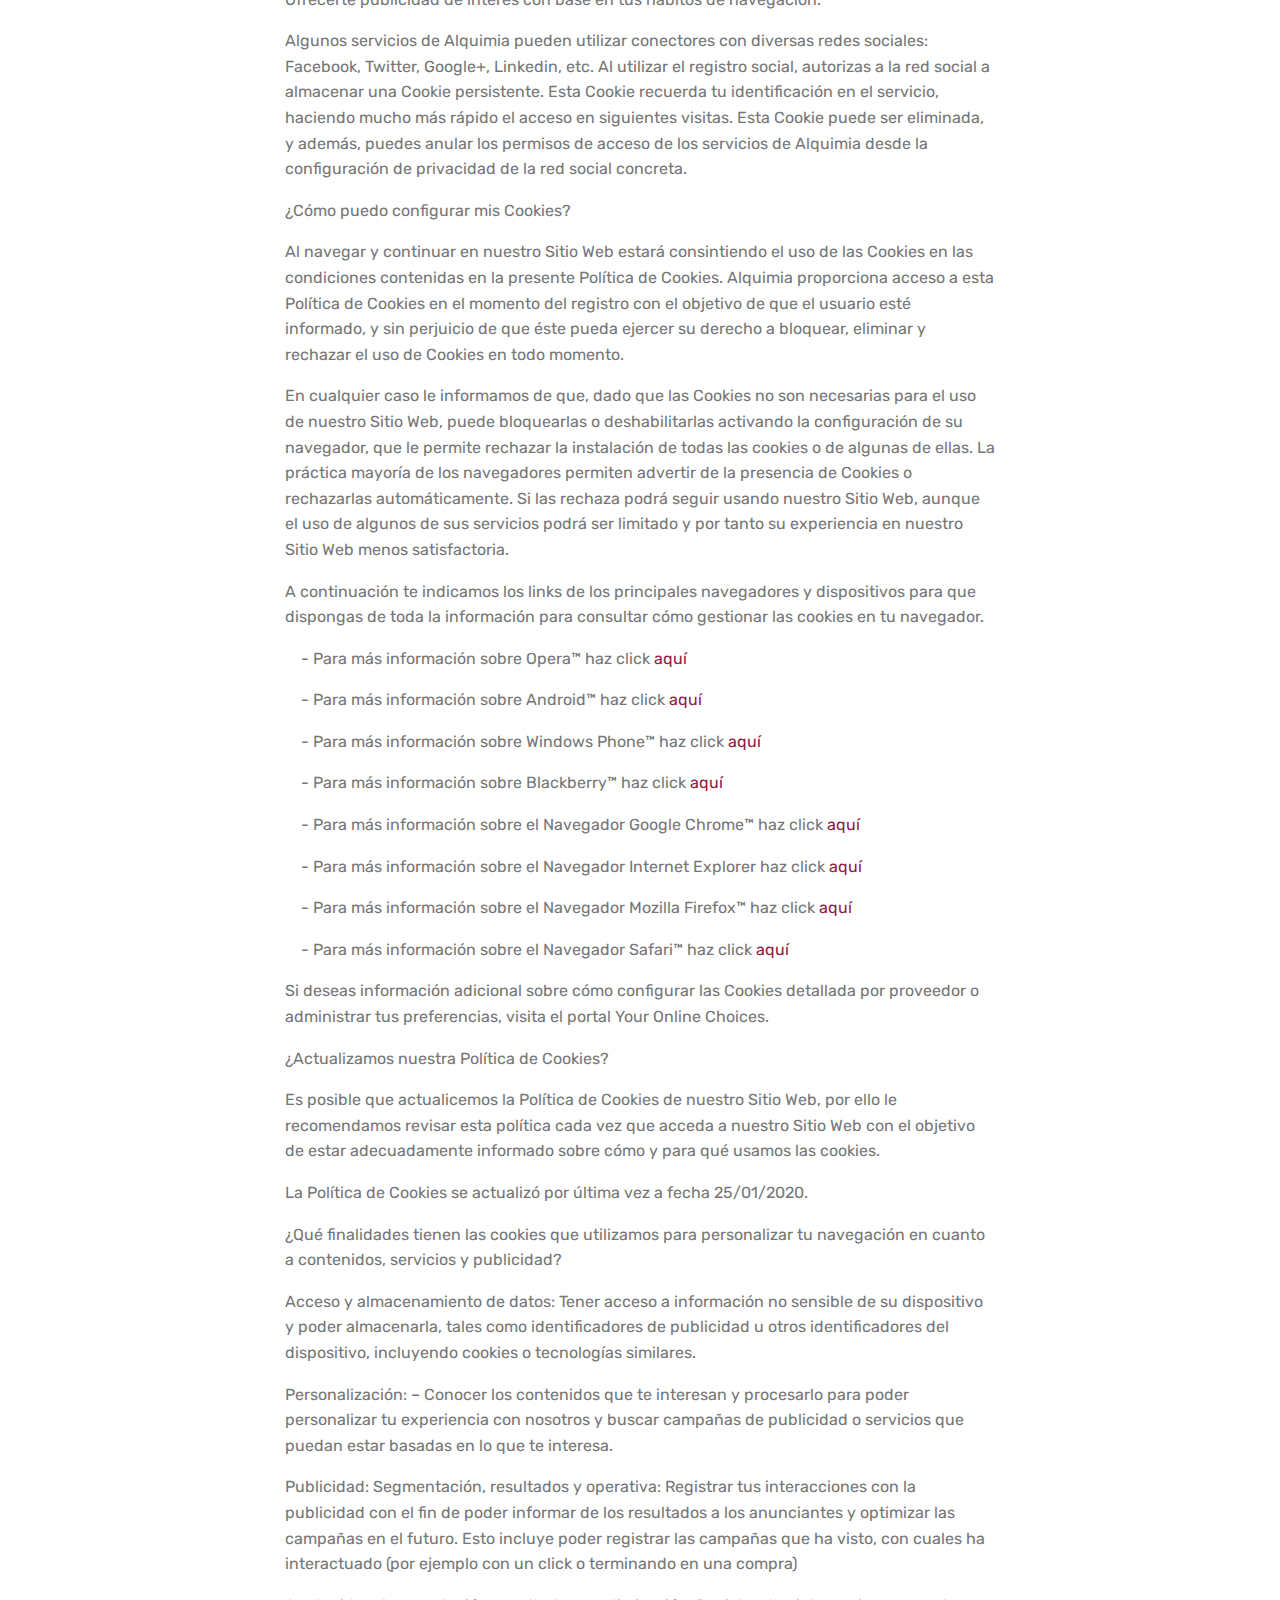
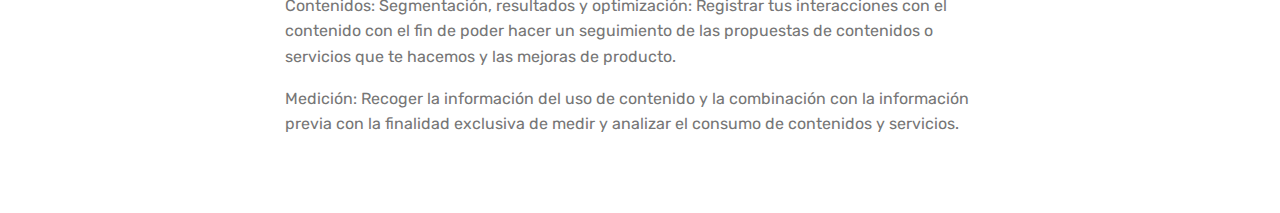
<file: cookies.html>
<!DOCTYPE html>
<html  >
<head>
  <!-- Site made with Mobirise Website Builder v4.12.0, https://mobirise.com -->
  <meta charset="UTF-8">
  <meta http-equiv="X-UA-Compatible" content="IE=edge">
  <meta name="generator" content="Mobirise v4.12.0, mobirise.com">
  <meta name="viewport" content="width=device-width, initial-scale=1, minimum-scale=1">
  <link rel="shortcut icon" href="assets/images/alquimia-favicon-40x40-1.png" type="image/x-icon">
  <meta name="description" content="Política de Cookies de nuestro sitio web">
  
  <title>Política de Cookies</title>
  <link rel="stylesheet" href="assets/bootstrap/css/bootstrap.min.css">
  <link rel="stylesheet" href="assets/bootstrap/css/bootstrap-grid.min.css">
  <link rel="stylesheet" href="assets/bootstrap/css/bootstrap-reboot.min.css">
  <link rel="stylesheet" href="assets/web/assets/gdpr-plugin/gdpr-styles.css">
  <link rel="stylesheet" href="assets/tether/tether.min.css">
  <link rel="stylesheet" href="assets/dropdown/css/style.css">
  <link rel="stylesheet" href="assets/theme/css/style.css">
  <link rel="preload" as="style" href="assets/mobirise/css/mbr-additional.css"><link rel="stylesheet" href="assets/mobirise/css/mbr-additional.css" type="text/css">
  
  
  
</head>
<body>
  <section class="menu cid-rOw5oBQLyY" once="menu" id="menu2-10">

    

    <nav class="navbar navbar-expand beta-menu navbar-dropdown align-items-center navbar-fixed-top navbar-toggleable-sm">
        <button class="navbar-toggler navbar-toggler-right" type="button" data-toggle="collapse" data-target="#navbarSupportedContent" aria-controls="navbarSupportedContent" aria-expanded="false" aria-label="Toggle navigation">
            <div class="hamburger">
                <span></span>
                <span></span>
                <span></span>
                <span></span>
            </div>
        </button>
        <div class="menu-logo">
            <div class="navbar-brand">
                <span class="navbar-logo">
                    <a href="index.html">
                        <img src="assets/images/alquimia-copy-copy.png" alt="Mobirise" title="" style="height: 3.8rem;">
                    </a>
                </span>
                
            </div>
        </div>
        <div class="collapse navbar-collapse" id="navbarSupportedContent">
            
            <div class="navbar-buttons mbr-section-btn"><a class="btn btn-sm btn-primary display-4" href="mailto:alquimiaprocesos@gmail.com">
                     ¿Preguntas? Contáctenos</a></div>
        </div>
    </nav>
</section>

<section class="engine"><a href="https://mobirise.info/j">website templates</a></section><section class="mbr-section content4 cid-rOE8eAwTDB" id="content4-12">

    

    <div class="container">
        <div class="media-container-row">
            <div class="title col-12 col-md-8">
                <h2 class="align-center pb-3 mbr-fonts-style display-2">
                    Política de Cookies</h2>
                
                
            </div>
        </div>
    </div>
</section>

<section class="mbr-section article content1 cid-rOE8cWVbi5" id="content1-11">
    
     

    <div class="container">
        <div class="media-container-row">
            <div class="mbr-text col-12 mbr-fonts-style display-7 col-md-8"><p><strong>Política de Cookies de Alquimia</strong></p><p>Este sitio web, al igual que la mayoría de los sitios en Internet, usa Cookies para mejorar y optimizar la experiencia del usuario. A continuación encontrarás información detallada sobre qué son las “Cookies”, qué tipología utiliza este sitio web, cómo puedes desactivarlas en tu navegador y cómo bloquear específicamente la instalación de Cookies de terceros.
</p><p><strong>¿Qué son las Cookies y cómo las utilizan los sitios web de Alquimia?
</strong></p><p>Las Cookies son archivos que el sitio web o la aplicación que utilizas instala en tu navegador o en tu dispositivo (Smartphone, tableta o televisión conectada) durante tu recorrido por las páginas o por la aplicación, y sirven para almacenar información sobre tu visita. Como la mayoría de los sitios en internet, los portales web de Alquimia utilizan Cookies para:
</p><p>&nbsp;&nbsp;&nbsp;&nbsp;- Asegurar que las páginas web pueden funcionar correctamente
</p><p>&nbsp; &nbsp; - Almacenar tus preferencias, como el idioma que has seleccionado o el tamaño de letra.
</p><p>&nbsp; &nbsp; - Conocer tu experiencia de navegación.
</p><p>&nbsp; &nbsp; - Recopilar información estadística anónima, como qué páginas has visto o cuánto tiempo &nbsp; &nbsp; &nbsp;&nbsp;&nbsp;&nbsp;&nbsp;&nbsp; has estado en nuestros medios.
</p><p>El uso de Cookies nos permite optimizar tu navegación, adaptando la información y los servicios ofrecidos a tus intereses, para proporcionarte una mejor experiencia siempre que nos visites; para ello, la información que recabamos a través de las Cookies es analizada por el responsable del Sitio Web. Los sitios web de Alquimia utilizan Cookies para funcionar, adaptar y facilitar al máximo la navegación del Usuario.
</p><p>Las Cookies se asocian únicamente a un usuario anónimo y su ordenador/dispositivo y no proporcionan referencias que permitan conocer datos personales. En todo momento podrás acceder a la configuración de tu navegador para modificar y/o bloquear la instalación de las Cookies enviadas por los sitios web de Alquimia, sin que ello impida al acceso a los contenidos, salvo por lo que respecta a las cookies que son imprescindibles para la prestación del servicio, sin las cuales la web no puede funcionar. Ten en cuenta en cualquier caso que, si modificas y/o bloqueas la instalación de las Cookies, la calidad del funcionamiento de los Servicios o su disponibilidad pueden verse afectadas.
</p><p>Los Usuarios que completen el proceso de registro o hayan iniciado sesión con sus datos de acceso podrán acceder a servicios personalizados y adaptados a sus preferencias según la información personal suministrada en el momento del registro y la almacenada en la Cookie de su navegador.
</p><p><strong>¿Por qué son importantes?
</strong></p><p>Desde un punto de vista técnico, permiten que los sitios web funcionen de forma más ágil y adaptada a las preferencias de los usuarios, como por ejemplo almacenar el idioma, la moneda del país o detectar el dispositivo de acceso.
</p><p>Establecen niveles de protección y seguridad que Impiden o dificultan ciberataques contra el sitio web o sus usuarios.
</p><p>Permiten que los gestores de los medios puedan conocer datos estadísticos recopilados en las Cookies para mejorar la calidad y experiencia de sus servicios.
</p><p>Sirven para optimizar la publicidad que mostramos a los usuarios, ofreciendo la que más se ajusta a sus intereses.
</p><p><strong>¿Cuáles son los diferentes tipos de Cookies que utilizamos en Alquimia?
</strong></p><p><strong>Las de sesión</strong> expiran cuando el Usuario abandona la página o cierra el navegador, es decir, están activas mientras dura la visita al sitio web y por tanto son borradas de nuestro ordenador al abandonarlo.
</p><p><strong>Las permanentes</strong> expiran cuando se cumple el objetivo para el que sirven o bien cuando se borran manualmente, tienen fecha de borrado y se utilizan normalmente en proceso de compra online, personalizaciones o en el registro, para no tener que introducir nuestra contraseña constantemente.
</p><p>Por otro lado, según quien sea la entidad que gestione el equipo o dominio desde donde se envían las cookies y trate los datos que se obtengan, podemos distinguir entre Cookies propias y de terceros.
</p><p>Las Cookies propias son aquellas Cookies que son enviadas a tu ordenador y gestionadas exclusivamente por nosotros para el mejor funcionamiento del Sitio Web. La información que recabamos se emplea para mejorar la calidad de nuestro servicio y tu experiencia como usuario.
</p><p>Si interactúas con el contenido de nuestro Sitio Web también pueden establecerse cookies de terceros (por ejemplo, al pulsar botones de redes sociales o visionar vídeos alojados en otro sitio web), que son aquellas establecidas por un dominio diferente de nuestro Sitio Web. No podemos acceder a los datos almacenados en las cookies de otros sitios web cuando navegues en los citados sitios web.
</p><p>Navegar por este portal web supone que se puedan instalar los siguientes tipos de Cookies:
</p><p><strong>Tipo de cookie	Descripción	Ejemplos de uso	Servicios de terceros
</strong></p><p>DE RENDIMIENTO	Estas Cookies se utilizan para mejorar tu experiencia de navegación y optimizar el funcionamiento de nuestros sitios web. Almacenan configuraciones de servicios para que no tengas que reconfigurarlos cada vez que nos visitas.	
</p><p>Ajustes de volumen de reproductores de vídeo o sonido.
</p><p>Velocidades de transmisión de vídeo óptimas.
</p><p>Contenidos adaptados a tu navegación.
</p><p>Facilidad de viralizar el contenido de tu preferencia.</p><p>DE GEOLOCALIZACIÓN	Estas Cookies se utilizan para almacenar datos de geolocalización del ordenador o dispositivo para ofrecerte contenidos y servicios más adecuados.	
</p><p>Contenidos ajustados al país, ciudad, idioma, etc.
</p><p>DE REGISTRO	Las Cookies de registro se crean al registrarte o cuando inicias sesión en uno de nuestros portales web.	
</p><p>Puedes mantenerte autenticado aunque cierres el navegador, así cuando vuelvas seguirás identificado a menos que te desconectes o cierres la sesión.
</p><p>Para acceder a ciertas zonas de nuestros portales web, por ejemplo para participar en un concurso.</p><p>ANALÍTICAS	Estas Cookies recopilan información de tu experiencia de navegación en nuestros portales web de forma totalmente anónima. – Podemos contabilizar el número de visitantes de la página o los contenidos más vistos.	
</p><p>Podemos saber si el usuario que está accediendo es nuevo o repite visita.
</p><p>Esa información puede ayudarnos a mejorar la navegación y darte un mejor servicio.</p><p>DE PUBLICIDAD	Estas Cookies recogen información sobre los anuncios mostrados a cada usuario anónimo en los portales web. – Adaptar la publicidad al tipo de dispositivo desde el que el usuario se está conectando..	
</p><p>Proporcionar anuncios gestionados a través de terceros (“Ad-servers”) que son mostrados en la página en tiempo real.
</p><p>Conocer información sobre el resultado de las campañas como el número de clicks, duración, frecuencia de visualización, etc.
</p><p>Ofrecerte publicidad de interés con base en tus hábitos de navegación.</p><p>Algunos servicios de Alquimia pueden utilizar conectores con diversas redes sociales: Facebook, Twitter, Google+, Linkedin, etc. Al utilizar el registro social, autorizas a la red social a almacenar una Cookie persistente. Esta Cookie recuerda tu identificación en el servicio, haciendo mucho más rápido el acceso en siguientes visitas. Esta Cookie puede ser eliminada, y además, puedes anular los permisos de acceso de los servicios de Alquimia desde la configuración de privacidad de la red social concreta.
</p><p>
</p><p>¿Cómo puedo configurar mis Cookies?
</p><p>
</p><p>Al navegar y continuar en nuestro Sitio Web estará consintiendo el uso de las Cookies en las condiciones contenidas en la presente Política de Cookies. Alquimia proporciona acceso a esta Política de Cookies en el momento del registro con el objetivo de que el usuario esté informado, y sin perjuicio de que éste pueda ejercer su derecho a bloquear, eliminar y rechazar el uso de Cookies en todo momento.
</p><p>
</p><p>En cualquier caso le informamos de que, dado que las Cookies no son necesarias para el uso de nuestro Sitio Web, puede bloquearlas o deshabilitarlas activando la configuración de su navegador, que le permite rechazar la instalación de todas las cookies o de algunas de ellas. La práctica mayoría de los navegadores permiten advertir de la presencia de Cookies o rechazarlas automáticamente. Si las rechaza podrá seguir usando nuestro Sitio Web, aunque el uso de algunos de sus servicios podrá ser limitado y por tanto su experiencia en nuestro Sitio Web menos satisfactoria.
</p><p>
</p><p>A continuación te indicamos los links de los principales navegadores y dispositivos para que dispongas de toda la información para consultar cómo gestionar las cookies en tu navegador.
</p><p>
</p><p>&nbsp; &nbsp; - Para más información sobre Opera™ haz click <a href="http://help.opera.com/Windows/11.50/es-ES/cookies.html" target="_blank">aquí</a>
</p><p>&nbsp; &nbsp; - Para más información sobre Android™ haz click <a href="http://support.google.com/android/?hl=es" target="_blank">aquí</a>
</p><p>&nbsp; &nbsp; - Para más información sobre Windows Phone™ haz click <a href="http://www.windowsphone.com/es-ES/how-to/wp7/web/changing-privacy-and-other-browser-settings" target="_blank">aquí</a>
</p><p>&nbsp; &nbsp; - Para más información sobre Blackberry™ haz click <a href="http://help.blackberry.com/en/blackberry-classic/10.3.1/help/mwa1334238823957.html" target="_blank">aquí</a>
</p><p>&nbsp; &nbsp; - Para más información sobre el Navegador Google Chrome™ haz click <a href="https://support.google.com/chrome/answer/95647?hl=es" target="_blank">aquí</a>
</p><p>&nbsp; &nbsp; - Para más información sobre el Navegador Internet Explorer haz click <a href="http://windows.microsoft.com/es-es/windows7/how-to-manage-cookies-in-internet-explorer-9" target="_blank">aquí</a>
</p><p>&nbsp; &nbsp; - Para más información sobre el Navegador Mozilla Firefox™ haz click <a href="https://support.mozilla.org/es/kb/habilitar-y-deshabilitar-cookies-que-los-sitios-we" target="_blank">aquí</a>
</p><p>&nbsp; &nbsp; - Para más información sobre el Navegador Safari™ haz click <a href="https://support.apple.com/kb/ph21411?locale=es_ES" target="_blank">aquí</a>
</p><p>Si deseas información adicional sobre cómo configurar las Cookies detallada por proveedor o administrar tus preferencias, visita el portal Your Online Choices.
</p><p>
</p><p>¿Actualizamos nuestra Política de Cookies?
</p><p>
</p><p>Es posible que actualicemos la Política de Cookies de nuestro Sitio Web, por ello le recomendamos revisar esta política cada vez que acceda a nuestro Sitio Web con el objetivo de estar adecuadamente informado sobre cómo y para qué usamos las cookies.
</p><p>
</p><p>La Política de Cookies se actualizó por última vez a fecha 25/01/2020.
</p><p>
</p><p>¿Qué finalidades tienen las cookies que utilizamos para personalizar tu navegación en cuanto a contenidos, servicios y publicidad?
</p><p>
</p><p>Acceso y almacenamiento de datos: Tener acceso a información no sensible de su dispositivo y poder almacenarla, tales como identificadores de publicidad u otros identificadores del dispositivo, incluyendo cookies o tecnologías similares.
</p><p>
</p><p>Personalización: – Conocer los contenidos que te interesan y procesarlo para poder personalizar tu experiencia con nosotros y buscar campañas de publicidad o servicios que puedan estar basadas en lo que te interesa.
</p><p>
</p><p>Publicidad: Segmentación, resultados y operativa: Registrar tus interacciones con la publicidad con el fin de poder informar de los resultados a los anunciantes y optimizar las campañas en el futuro. Esto incluye poder registrar las campañas que ha visto, con cuales ha interactuado (por ejemplo con un click o terminando en una compra)
</p><p>
</p><p>Contenidos: Segmentación, resultados y optimización: Registrar tus interacciones con el contenido con el fin de poder hacer un seguimiento de las propuestas de contenidos o servicios que te hacemos y las mejoras de producto.
</p><p>
</p><p>Medición: Recoger la información del uso de contenido y la combinación con la información previa con la finalidad exclusiva de medir y analizar el consumo de contenidos y servicios.</p></div>
        </div>
    </div>
</section>


  <script src="assets/web/assets/jquery/jquery.min.js"></script>
  <script src="assets/popper/popper.min.js"></script>
  <script src="assets/bootstrap/js/bootstrap.min.js"></script>
  <script src="assets/web/assets/cookies-alert-plugin/cookies-alert-core.js"></script>
  <script src="assets/web/assets/cookies-alert-plugin/cookies-alert-script.js"></script>
  <script src="assets/tether/tether.min.js"></script>
  <script src="assets/smoothscroll/smooth-scroll.js"></script>
  <script src="assets/dropdown/js/nav-dropdown.js"></script>
  <script src="assets/dropdown/js/navbar-dropdown.js"></script>
  <script src="assets/touchswipe/jquery.touch-swipe.min.js"></script>
  <script src="assets/theme/js/script.js"></script>
  
  
<input name="cookieData" type="hidden" data-cookie-customDialogSelector='null' data-cookie-colorText='#424a4d' data-cookie-colorBg='rgba(234, 239, 241, 0.99)' data-cookie-textButton='Acepto' data-cookie-colorButton='' data-cookie-colorLink='#424a4d' data-cookie-underlineLink='true' data-cookie-text="Utilizamos cookies para mejorar su experiencia, puede leer nuestra política al respecto acá: <a href='cookies.html'>política de cookies</a>.">
  </body>
</html>
</file>
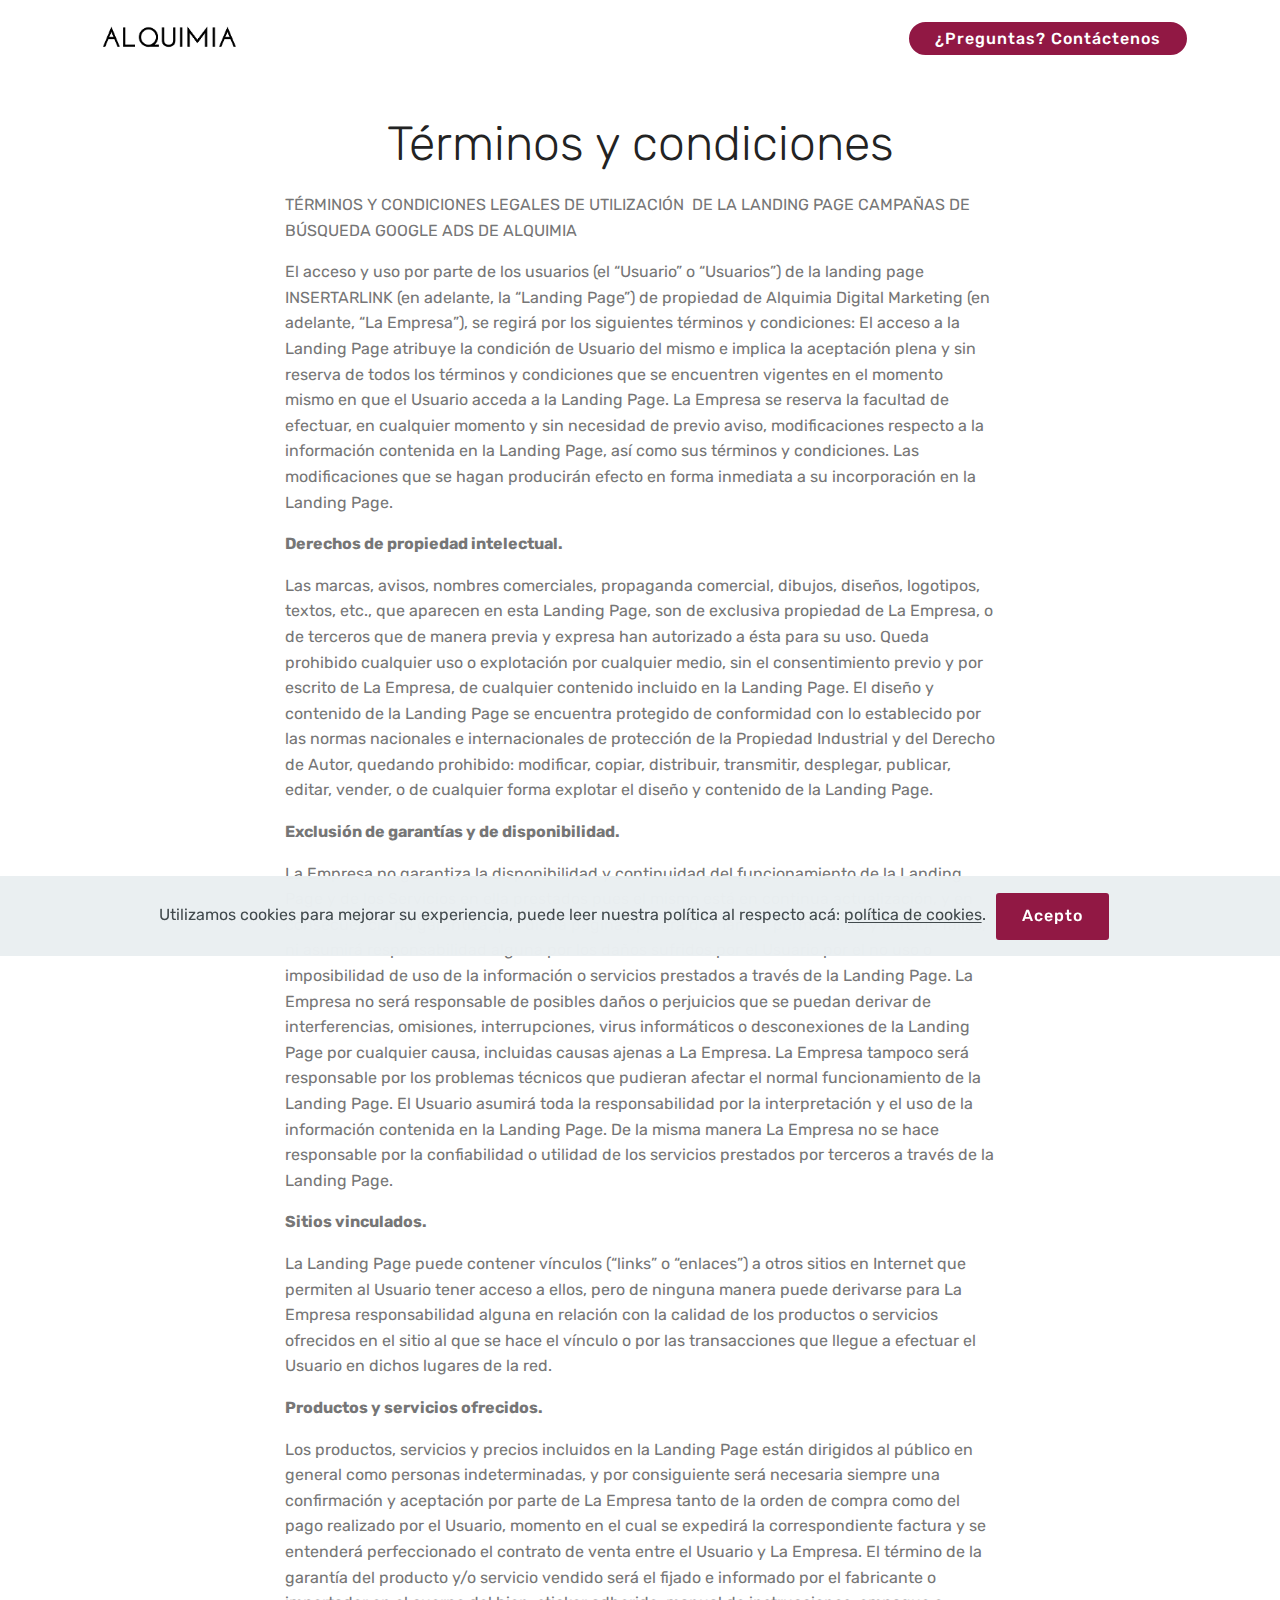
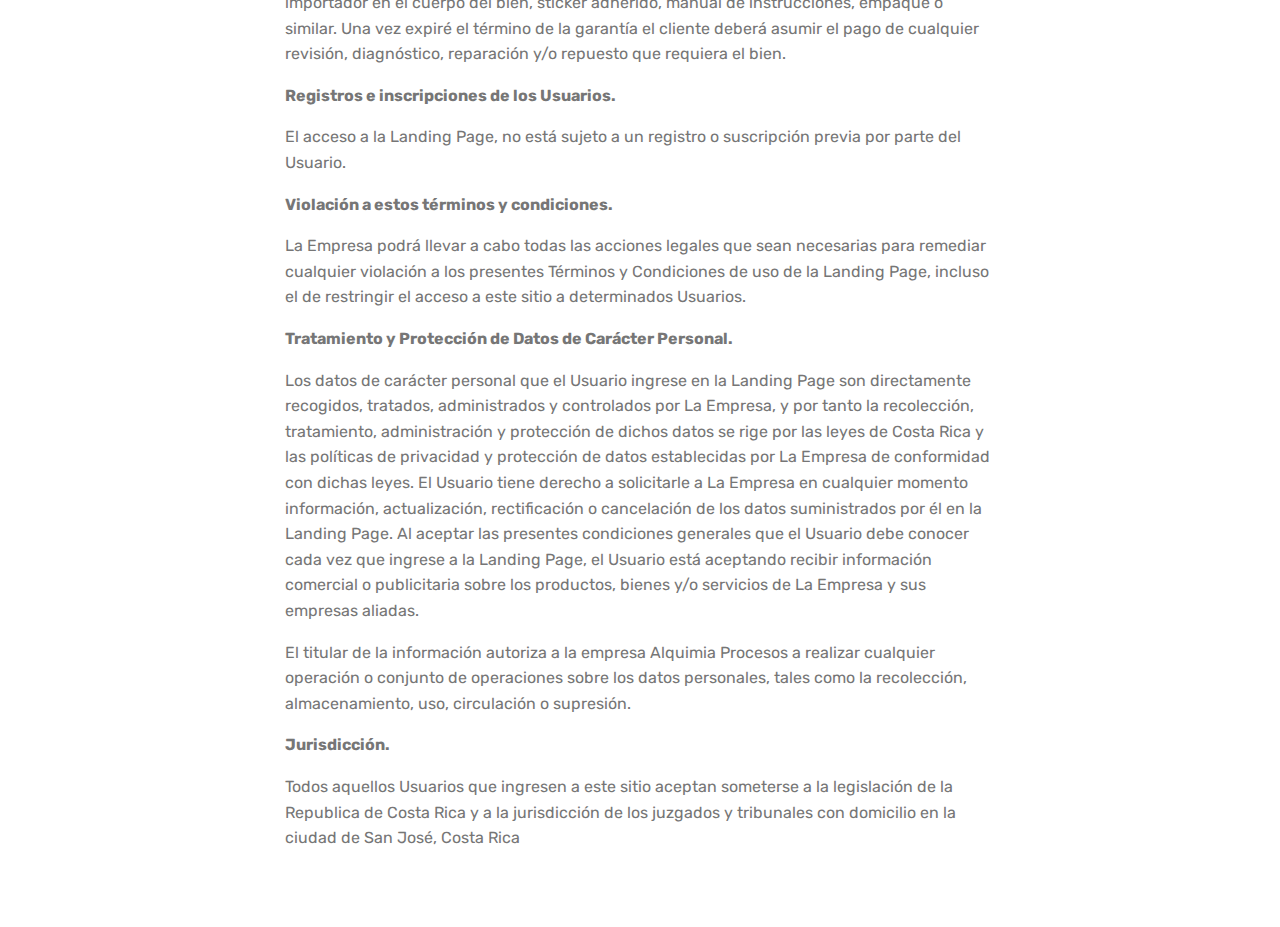
<file: terminosycondiciones.html>
<!DOCTYPE html>
<html  >
<head>
  <!-- Site made with Mobirise Website Builder v4.12.0, https://mobirise.com -->
  <meta charset="UTF-8">
  <meta http-equiv="X-UA-Compatible" content="IE=edge">
  <meta name="generator" content="Mobirise v4.12.0, mobirise.com">
  <meta name="viewport" content="width=device-width, initial-scale=1, minimum-scale=1">
  <link rel="shortcut icon" href="assets/images/alquimia-favicon-40x40-1.png" type="image/x-icon">
  <meta name="description" content="Términos y condiciones de uso de nuestra página web">
  
  <title>Términos y condiciones</title>
  <link rel="stylesheet" href="assets/bootstrap/css/bootstrap.min.css">
  <link rel="stylesheet" href="assets/bootstrap/css/bootstrap-grid.min.css">
  <link rel="stylesheet" href="assets/bootstrap/css/bootstrap-reboot.min.css">
  <link rel="stylesheet" href="assets/web/assets/gdpr-plugin/gdpr-styles.css">
  <link rel="stylesheet" href="assets/tether/tether.min.css">
  <link rel="stylesheet" href="assets/dropdown/css/style.css">
  <link rel="stylesheet" href="assets/theme/css/style.css">
  <link rel="preload" as="style" href="assets/mobirise/css/mbr-additional.css"><link rel="stylesheet" href="assets/mobirise/css/mbr-additional.css" type="text/css">
  
  
  
</head>
<body>
  <section class="menu cid-rOEjMWC8YT" once="menu" id="menu2-16">

    

    <nav class="navbar navbar-expand beta-menu navbar-dropdown align-items-center navbar-fixed-top navbar-toggleable-sm">
        <button class="navbar-toggler navbar-toggler-right" type="button" data-toggle="collapse" data-target="#navbarSupportedContent" aria-controls="navbarSupportedContent" aria-expanded="false" aria-label="Toggle navigation">
            <div class="hamburger">
                <span></span>
                <span></span>
                <span></span>
                <span></span>
            </div>
        </button>
        <div class="menu-logo">
            <div class="navbar-brand">
                <span class="navbar-logo">
                    <a href="index.html">
                        <img src="assets/images/alquimia-copy-copy.png" alt="Mobirise" title="" style="height: 3.8rem;">
                    </a>
                </span>
                
            </div>
        </div>
        <div class="collapse navbar-collapse" id="navbarSupportedContent">
            
            <div class="navbar-buttons mbr-section-btn"><a class="btn btn-sm btn-primary display-4" href="mailto:alquimiaprocesos@gmail.com">
                     ¿Preguntas? Contáctenos</a></div>
        </div>
    </nav>
</section>

<section class="engine"><a href="https://mobirise.info">Mobirise</a></section><section class="mbr-section content4 cid-rOEjMXF2uR" id="content4-17">

    

    <div class="container">
        <div class="media-container-row">
            <div class="title col-12 col-md-8">
                <h2 class="align-center pb-3 mbr-fonts-style display-2">
                    Términos y condiciones</h2>
                
                
            </div>
        </div>
    </div>
</section>

<section class="mbr-section article content1 cid-rOEjMYqWig" id="content1-18">
    
     

    <div class="container">
        <div class="media-container-row">
            <div class="mbr-text col-12 mbr-fonts-style display-7 col-md-8"><p>TÉRMINOS Y CONDICIONES LEGALES DE UTILIZACIÓN
&nbsp;<span style="font-size: 1rem;">DE LA LANDING PAGE CAMPAÑAS DE BÚSQUEDA GOOGLE ADS DE ALQUIMIA</span></p><p>El acceso y uso por parte de los usuarios (el “Usuario” o “Usuarios”) de la landing page INSERTARLINK (en adelante, la “Landing Page”) de propiedad de Alquimia Digital Marketing (en adelante, “La Empresa”), se regirá por los siguientes términos y condiciones: El acceso a la Landing Page atribuye la condición de Usuario del mismo e implica la aceptación plena y sin reserva de todos los términos y condiciones que se encuentren vigentes en el momento mismo en que el Usuario acceda a la Landing Page. La Empresa se reserva la facultad de efectuar, en cualquier momento y sin necesidad de previo aviso, modificaciones respecto a la información contenida en la Landing Page, así como sus términos y condiciones. Las modificaciones que se hagan producirán efecto en forma inmediata a su incorporación en la Landing Page.
</p><p><strong>Derechos de propiedad intelectual.
</strong></p><p>Las marcas, avisos, nombres comerciales, propaganda comercial, dibujos, diseños, logotipos, textos, etc., que aparecen en esta Landing Page, son de exclusiva propiedad de La Empresa, o de terceros que de manera previa y expresa han autorizado a ésta para su uso. Queda prohibido cualquier uso o explotación por cualquier medio, sin el consentimiento previo y por escrito de La Empresa, de cualquier contenido incluido en la Landing Page. El diseño y contenido de la Landing Page se encuentra protegido de conformidad con lo establecido por las normas nacionales e internacionales de protección de la Propiedad Industrial y del Derecho de Autor, quedando prohibido: modificar, copiar, distribuir, transmitir, desplegar, publicar, editar, vender, o de cualquier forma explotar el diseño y contenido de la Landing Page.
</p><p><strong>Exclusión de garantías y de disponibilidad.
</strong></p><p>La Empresa no garantiza la disponibilidad y continuidad del funcionamiento de la Landing Page y de los Servicios en ella prestados pues el mismo está en continua actualización, y en consecuencia no garantiza que dicha página operará de manera permanente y libre de fallas, ni asumirá responsabilidad alguna por los daños sufridos por el Usuario por el no uso o imposibilidad de uso de la información o servicios prestados a través de la Landing Page. La Empresa no será responsable de posibles daños o perjuicios que se puedan derivar de interferencias, omisiones, interrupciones, virus informáticos o desconexiones de la Landing Page por cualquier causa, incluidas causas ajenas a La Empresa. La Empresa tampoco será responsable por los problemas técnicos que pudieran afectar el normal funcionamiento de la Landing Page. El Usuario asumirá toda la responsabilidad por la interpretación y el uso de la información contenida en la Landing Page. De la misma manera La Empresa no se hace responsable por la confiabilidad o utilidad de los servicios prestados por terceros a través de la Landing Page.
</p><p><strong>Sitios vinculados.
</strong></p><p>La Landing Page puede contener vínculos (“links” o “enlaces”) a otros sitios en Internet que permiten al Usuario tener acceso a ellos, pero de ninguna manera puede derivarse para La Empresa responsabilidad alguna en relación con la calidad de los productos o servicios ofrecidos en el sitio al que se hace el vínculo o por las transacciones que llegue a efectuar el Usuario en dichos lugares de la red.
</p><p><strong>Productos y servicios ofrecidos.
</strong></p><p>Los productos, servicios y precios incluidos en la Landing Page están dirigidos al público en general como personas indeterminadas, y por consiguiente será necesaria siempre una confirmación y aceptación por parte de La Empresa tanto de la orden de compra como del pago realizado por el Usuario, momento en el cual se expedirá la correspondiente factura y se entenderá perfeccionado el contrato de venta entre el Usuario y La Empresa. El término de la garantía del producto y/o servicio vendido será el fijado e informado por el fabricante o importador en el cuerpo del bien, sticker adherido, manual de instrucciones, empaque o similar. Una vez expiré el término de la garantía el cliente deberá asumir el pago de cualquier revisión, diagnóstico, reparación y/o repuesto que requiera el bien.
</p><p><strong>Registros e inscripciones de los Usuarios.
</strong></p><p>El acceso a la Landing Page, no está sujeto a un registro o suscripción previa por parte del Usuario.
</p><p><strong>Violación a estos términos y condiciones.
</strong></p><p>La Empresa podrá llevar a cabo todas las acciones legales que sean necesarias para remediar cualquier violación a los presentes Términos y Condiciones de uso de la Landing Page, incluso el de restringir el acceso a este sitio a determinados Usuarios.
</p><p><strong>Tratamiento y Protección de Datos de Carácter Personal.
</strong></p><p>Los datos de carácter personal que el Usuario ingrese en la Landing Page son directamente recogidos, tratados, administrados y controlados por La Empresa, y por tanto la recolección, tratamiento, administración y protección de dichos datos se rige por las leyes de Costa Rica y las políticas de privacidad y protección de datos establecidas por La Empresa de conformidad con dichas leyes. El Usuario tiene derecho a solicitarle a La Empresa en cualquier momento información, actualización, rectificación o cancelación de los datos suministrados por él en la Landing Page. Al aceptar las presentes condiciones generales que el Usuario debe conocer cada vez que ingrese a la Landing Page, el Usuario está aceptando recibir información comercial o publicitaria sobre los productos, bienes y/o servicios de La Empresa y sus empresas aliadas.
</p><p>El titular de la información autoriza a la empresa Alquimia Procesos a realizar cualquier operación o conjunto de operaciones sobre los datos personales, tales como la recolección, almacenamiento, uso, circulación o supresión.
</p><p><strong>Jurisdicción.
</strong></p><p>Todos aquellos Usuarios que ingresen a este sitio aceptan someterse a la legislación de la Republica de Costa Rica y a la jurisdicción de los juzgados y tribunales con domicilio en la ciudad de San José, Costa Rica</p></div>
        </div>
    </div>
</section>


  <script src="assets/web/assets/jquery/jquery.min.js"></script>
  <script src="assets/popper/popper.min.js"></script>
  <script src="assets/bootstrap/js/bootstrap.min.js"></script>
  <script src="assets/web/assets/cookies-alert-plugin/cookies-alert-core.js"></script>
  <script src="assets/web/assets/cookies-alert-plugin/cookies-alert-script.js"></script>
  <script src="assets/tether/tether.min.js"></script>
  <script src="assets/smoothscroll/smooth-scroll.js"></script>
  <script src="assets/dropdown/js/nav-dropdown.js"></script>
  <script src="assets/dropdown/js/navbar-dropdown.js"></script>
  <script src="assets/touchswipe/jquery.touch-swipe.min.js"></script>
  <script src="assets/theme/js/script.js"></script>
  
  
<input name="cookieData" type="hidden" data-cookie-customDialogSelector='null' data-cookie-colorText='#424a4d' data-cookie-colorBg='rgba(234, 239, 241, 0.99)' data-cookie-textButton='Acepto' data-cookie-colorButton='' data-cookie-colorLink='#424a4d' data-cookie-underlineLink='true' data-cookie-text="Utilizamos cookies para mejorar su experiencia, puede leer nuestra política al respecto acá: <a href='cookies.html'>política de cookies</a>.">
  </body>
</html>
</file>
<file: assets/web/assets/mobirise-icons/mobirise-icons.css>
@font-face {
  font-family: 'MobiriseIcons';
  src:  url('mobirise-icons.eot?spat4u');
  src:  url('mobirise-icons.eot?spat4u#iefix') format('embedded-opentype'),
    url('mobirise-icons.ttf?spat4u') format('truetype'),
    url('mobirise-icons.woff?spat4u') format('woff'),
    url('mobirise-icons.svg?spat4u#MobiriseIcons') format('svg');
  font-weight: normal;
  font-style: normal;
  font-display: swap;
}

[class^="mbri-"], [class*=" mbri-"] {
  /* use !important to prevent issues with browser extensions that change fonts */
  font-family: MobiriseIcons !important;
  speak: none;
  font-style: normal;
  font-weight: normal;
  font-variant: normal;
  text-transform: none;
  line-height: 1;

  /* Better Font Rendering =========== */
  -webkit-font-smoothing: antialiased;
  -moz-osx-font-smoothing: grayscale;
}

.mbri-add-submenu:before {
  content: "\e900";
}
.mbri-alert:before {
  content: "\e901";
}
.mbri-align-center:before {
  content: "\e902";
}
.mbri-align-justify:before {
  content: "\e903";
}
.mbri-align-left:before {
  content: "\e904";
}
.mbri-align-right:before {
  content: "\e905";
}
.mbri-android:before {
  content: "\e906";
}
.mbri-apple:before {
  content: "\e907";
}
.mbri-arrow-down:before {
  content: "\e908";
}
.mbri-arrow-next:before {
  content: "\e909";
}
.mbri-arrow-prev:before {
  content: "\e90a";
}
.mbri-arrow-up:before {
  content: "\e90b";
}
.mbri-bold:before {
  content: "\e90c";
}
.mbri-bookmark:before {
  content: "\e90d";
}
.mbri-bootstrap:before {
  content: "\e90e";
}
.mbri-briefcase:before {
  content: "\e90f";
}
.mbri-browse:before {
  content: "\e910";
}
.mbri-bulleted-list:before {
  content: "\e911";
}
.mbri-calendar:before {
  content: "\e912";
}
.mbri-camera:before {
  content: "\e913";
}
.mbri-cart-add:before {
  content: "\e914";
}
.mbri-cart-full:before {
  content: "\e915";
}
.mbri-cash:before {
  content: "\e916";
}
.mbri-change-style:before {
  content: "\e917";
}
.mbri-chat:before {
  content: "\e918";
}
.mbri-clock:before {
  content: "\e919";
}
.mbri-close:before {
  content: "\e91a";
}
.mbri-cloud:before {
  content: "\e91b";
}
.mbri-code:before {
  content: "\e91c";
}
.mbri-contact-form:before {
  content: "\e91d";
}
.mbri-credit-card:before {
  content: "\e91e";
}
.mbri-cursor-click:before {
  content: "\e91f";
}
.mbri-cust-feedback:before {
  content: "\e920";
}
.mbri-database:before {
  content: "\e921";
}
.mbri-delivery:before {
  content: "\e922";
}
.mbri-desktop:before {
  content: "\e923";
}
.mbri-devices:before {
  content: "\e924";
}
.mbri-down:before {
  content: "\e925";
}
.mbri-download:before {
  content: "\e989";
}
.mbri-drag-n-drop:before {
  content: "\e927";
}
.mbri-drag-n-drop2:before {
  content: "\e928";
}
.mbri-edit:before {
  content: "\e929";
}
.mbri-edit2:before {
  content: "\e92a";
}
.mbri-error:before {
  content: "\e92b";
}
.mbri-extension:before {
  content: "\e92c";
}
.mbri-features:before {
  content: "\e92d";
}
.mbri-file:before {
  content: "\e92e";
}
.mbri-flag:before {
  content: "\e92f";
}
.mbri-folder:before {
  content: "\e930";
}
.mbri-gift:before {
  content: "\e931";
}
.mbri-github:before {
  content: "\e932";
}
.mbri-globe:before {
  content: "\e933";
}
.mbri-globe-2:before {
  content: "\e934";
}
.mbri-growing-chart:before {
  content: "\e935";
}
.mbri-hearth:before {
  content: "\e936";
}
.mbri-help:before {
  content: "\e937";
}
.mbri-home:before {
  content: "\e938";
}
.mbri-hot-cup:before {
  content: "\e939";
}
.mbri-idea:before {
  content: "\e93a";
}
.mbri-image-gallery:before {
  content: "\e93b";
}
.mbri-image-slider:before {
  content: "\e93c";
}
.mbri-info:before {
  content: "\e93d";
}
.mbri-italic:before {
  content: "\e93e";
}
.mbri-key:before {
  content: "\e93f";
}
.mbri-laptop:before {
  content: "\e940";
}
.mbri-layers:before {
  content: "\e941";
}
.mbri-left-right:before {
  content: "\e942";
}
.mbri-left:before {
  content: "\e943";
}
.mbri-letter:before {
  content: "\e944";
}
.mbri-like:before {
  content: "\e945";
}
.mbri-link:before {
  content: "\e946";
}
.mbri-lock:before {
  content: "\e947";
}
.mbri-login:before {
  content: "\e948";
}
.mbri-logout:before {
  content: "\e949";
}
.mbri-magic-stick:before {
  content: "\e94a";
}
.mbri-map-pin:before {
  content: "\e94b";
}
.mbri-menu:before {
  content: "\e94c";
}
.mbri-mobile:before {
  content: "\e94d";
}
.mbri-mobile2:before {
  content: "\e94e";
}
.mbri-mobirise:before {
  content: "\e94f";
}
.mbri-more-horizontal:before {
  content: "\e950";
}
.mbri-more-vertical:before {
  content: "\e951";
}
.mbri-music:before {
  content: "\e952";
}
.mbri-new-file:before {
  content: "\e953";
}
.mbri-numbered-list:before {
  content: "\e954";
}
.mbri-opened-folder:before {
  content: "\e955";
}
.mbri-pages:before {
  content: "\e956";
}
.mbri-paper-plane:before {
  content: "\e957";
}
.mbri-paperclip:before {
  content: "\e958";
}
.mbri-photo:before {
  content: "\e959";
}
.mbri-photos:before {
  content: "\e95a";
}
.mbri-pin:before {
  content: "\e95b";
}
.mbri-play:before {
  content: "\e95c";
}
.mbri-plus:before {
  content: "\e95d";
}
.mbri-preview:before {
  content: "\e95e";
}
.mbri-print:before {
  content: "\e95f";
}
.mbri-protect:before {
  content: "\e960";
}
.mbri-question:before {
  content: "\e961";
}
.mbri-quote-left:before {
  content: "\e962";
}
.mbri-quote-right:before {
  content: "\e963";
}
.mbri-refresh:before {
  content: "\e964";
}
.mbri-responsive:before {
  content: "\e965";
}
.mbri-right:before {
  content: "\e966";
}
.mbri-rocket:before {
  content: "\e967";
}
.mbri-sad-face:before {
  content: "\e968";
}
.mbri-sale:before {
  content: "\e969";
}
.mbri-save:before {
  content: "\e96a";
}
.mbri-search:before {
  content: "\e96b";
}
.mbri-setting:before {
  content: "\e96c";
}
.mbri-setting2:before {
  content: "\e96d";
}
.mbri-setting3:before {
  content: "\e96e";
}
.mbri-share:before {
  content: "\e96f";
}
.mbri-shopping-bag:before {
  content: "\e970";
}
.mbri-shopping-basket:before {
  content: "\e971";
}
.mbri-shopping-cart:before {
  content: "\e972";
}
.mbri-sites:before {
  content: "\e973";
}
.mbri-smile-face:before {
  content: "\e974";
}
.mbri-speed:before {
  content: "\e975";
}
.mbri-star:before {
  content: "\e976";
}
.mbri-success:before {
  content: "\e977";
}
.mbri-sun:before {
  content: "\e978";
}
.mbri-sun2:before {
  content: "\e979";
}
.mbri-tablet:before {
  content: "\e97a";
}
.mbri-tablet-vertical:before {
  content: "\e97b";
}
.mbri-target:before {
  content: "\e97c";
}
.mbri-timer:before {
  content: "\e97d";
}
.mbri-to-ftp:before {
  content: "\e97e";
}
.mbri-to-local-drive:before {
  content: "\e97f";
}
.mbri-touch-swipe:before {
  content: "\e980";
}
.mbri-touch:before {
  content: "\e981";
}
.mbri-trash:before {
  content: "\e982";
}
.mbri-underline:before {
  content: "\e983";
}
.mbri-unlink:before {
  content: "\e984";
}
.mbri-unlock:before {
  content: "\e985";
}
.mbri-up-down:before {
  content: "\e986";
}
.mbri-up:before {
  content: "\e987";
}
.mbri-update:before {
  content: "\e988";
}
.mbri-upload:before {
 content: "\e926"; 
}
.mbri-user:before {
  content: "\e98a";
}
.mbri-user2:before {
  content: "\e98b";
}
.mbri-users:before {
  content: "\e98c";
}
.mbri-video:before {
  content: "\e98d";
}
.mbri-video-play:before {
  content: "\e98e";
}
.mbri-watch:before {
  content: "\e98f";
}
.mbri-website-theme:before {
  content: "\e990";
}
.mbri-wifi:before {
  content: "\e991";
}
.mbri-windows:before {
  content: "\e992";
}
.mbri-zoom-out:before {
  content: "\e993";
}
.mbri-redo:before {
  content: "\e994";
}
.mbri-undo:before {
  content: "\e995";
}
</file>
<file: assets/web/assets/gdpr-plugin/gdpr-styles.css>
.gdpr-block {
    padding: 10px;
    font-size: 14px;
    display: block;
    width: 100%;
    text-align: center;
}
.gdpr-block.covert {
	display: none;
}
.textGDPR {
    position: relative;
}
.gdpr-block label span.textGDPR input[name='gdpr']{
    width: 15px;
    height: 15px;
    margin: 0;
    position: absolute;
    top: 2px;
    left: -20px;
}
.gdpr-block label {
    color: #a7a7a7;
    vertical-align: middle;
    user-select: none;
    margin-bottom: 0;
}
</file>
<file: assets/socicon/css/styles.css>
@charset "UTF-8";

@font-face {
  font-family: "socicon";
  src:url("../fonts/socicon.eot");
  src:url("../fonts/socicon.eot?#iefix") format("embedded-opentype"),
    url("../fonts/socicon.woff") format("woff"),
    url("../fonts/socicon.ttf") format("truetype"),
    url("../fonts/socicon.svg#socicon") format("svg");
  font-weight: normal;
  font-style: normal;
  font-display:swap;
}

[data-icon]:before {
  font-family: "socicon" !important;
  content: attr(data-icon);
  font-style: normal !important;
  font-weight: normal !important;
  font-variant: normal !important;
  text-transform: none !important;
  speak: none;
  line-height: 1;
  -webkit-font-smoothing: antialiased;
  -moz-osx-font-smoothing: grayscale;
}

[class^="socicon-"]:before,
[class*=" socicon-"]:before {
  font-family: "socicon" !important;
  font-style: normal !important;
  font-weight: normal !important;
  font-variant: normal !important;
  text-transform: none !important;
  speak: none;
  line-height: 1;
  -webkit-font-smoothing: antialiased;
  -moz-osx-font-smoothing: grayscale;
}

.socicon-modelmayhem:before {
  content: "\e000";
}
.socicon-mixcloud:before {
  content: "\e001";
}
.socicon-drupal:before {
  content: "\e002";
}
.socicon-swarm:before {
  content: "\e003";
}
.socicon-istock:before {
  content: "\e004";
}
.socicon-yammer:before {
  content: "\e005";
}
.socicon-ello:before {
  content: "\e006";
}
.socicon-stackoverflow:before {
  content: "\e007";
}
.socicon-persona:before {
  content: "\e008";
}
.socicon-triplej:before {
  content: "\e009";
}
.socicon-houzz:before {
  content: "\e00a";
}
.socicon-rss:before {
  content: "\e00b";
}
.socicon-paypal:before {
  content: "\e00c";
}
.socicon-odnoklassniki:before {
  content: "\e00d";
}
.socicon-airbnb:before {
  content: "\e00e";
}
.socicon-periscope:before {
  content: "\e00f";
}
.socicon-outlook:before {
  content: "\e010";
}
.socicon-coderwall:before {
  content: "\e011";
}
.socicon-tripadvisor:before {
  content: "\e012";
}
.socicon-appnet:before {
  content: "\e013";
}
.socicon-goodreads:before {
  content: "\e014";
}
.socicon-tripit:before {
  content: "\e015";
}
.socicon-lanyrd:before {
  content: "\e016";
}
.socicon-slideshare:before {
  content: "\e017";
}
.socicon-buffer:before {
  content: "\e018";
}
.socicon-disqus:before {
  content: "\e019";
}
.socicon-vkontakte:before {
  content: "\e01a";
}
.socicon-whatsapp:before {
  content: "\e01b";
}
.socicon-patreon:before {
  content: "\e01c";
}
.socicon-storehouse:before {
  content: "\e01d";
}
.socicon-pocket:before {
  content: "\e01e";
}
.socicon-mail:before {
  content: "\e01f";
}
.socicon-blogger:before {
  content: "\e020";
}
.socicon-technorati:before {
  content: "\e021";
}
.socicon-reddit:before {
  content: "\e022";
}
.socicon-dribbble:before {
  content: "\e023";
}
.socicon-stumbleupon:before {
  content: "\e024";
}
.socicon-digg:before {
  content: "\e025";
}
.socicon-envato:before {
  content: "\e026";
}
.socicon-behance:before {
  content: "\e027";
}
.socicon-delicious:before {
  content: "\e028";
}
.socicon-deviantart:before {
  content: "\e029";
}
.socicon-forrst:before {
  content: "\e02a";
}
.socicon-play:before {
  content: "\e02b";
}
.socicon-zerply:before {
  content: "\e02c";
}
.socicon-wikipedia:before {
  content: "\e02d";
}
.socicon-apple:before {
  content: "\e02e";
}
.socicon-flattr:before {
  content: "\e02f";
}
.socicon-github:before {
  content: "\e030";
}
.socicon-renren:before {
  content: "\e031";
}
.socicon-friendfeed:before {
  content: "\e032";
}
.socicon-newsvine:before {
  content: "\e033";
}
.socicon-identica:before {
  content: "\e034";
}
.socicon-bebo:before {
  content: "\e035";
}
.socicon-zynga:before {
  content: "\e036";
}
.socicon-steam:before {
  content: "\e037";
}
.socicon-xbox:before {
  content: "\e038";
}
.socicon-windows:before {
  content: "\e039";
}
.socicon-qq:before {
  content: "\e03a";
}
.socicon-douban:before {
  content: "\e03b";
}
.socicon-meetup:before {
  content: "\e03c";
}
.socicon-playstation:before {
  content: "\e03d";
}
.socicon-android:before {
  content: "\e03e";
}
.socicon-snapchat:before {
  content: "\e03f";
}
.socicon-twitter:before {
  content: "\e040";
}
.socicon-facebook:before {
  content: "\e041";
}
.socicon-googleplus:before {
  content: "\e042";
}
.socicon-pinterest:before {
  content: "\e043";
}
.socicon-foursquare:before {
  content: "\e044";
}
.socicon-yahoo:before {
  content: "\e045";
}
.socicon-skype:before {
  content: "\e046";
}
.socicon-yelp:before {
  content: "\e047";
}
.socicon-feedburner:before {
  content: "\e048";
}
.socicon-linkedin:before {
  content: "\e049";
}
.socicon-viadeo:before {
  content: "\e04a";
}
.socicon-xing:before {
  content: "\e04b";
}
.socicon-myspace:before {
  content: "\e04c";
}
.socicon-soundcloud:before {
  content: "\e04d";
}
.socicon-spotify:before {
  content: "\e04e";
}
.socicon-grooveshark:before {
  content: "\e04f";
}
.socicon-lastfm:before {
  content: "\e050";
}
.socicon-youtube:before {
  content: "\e051";
}
.socicon-vimeo:before {
  content: "\e052";
}
.socicon-dailymotion:before {
  content: "\e053";
}
.socicon-vine:before {
  content: "\e054";
}
.socicon-flickr:before {
  content: "\e055";
}
.socicon-500px:before {
  content: "\e056";
}
.socicon-wordpress:before {
  content: "\e058";
}
.socicon-tumblr:before {
  content: "\e059";
}
.socicon-twitch:before {
  content: "\e05a";
}
.socicon-8tracks:before {
  content: "\e05b";
}
.socicon-amazon:before {
  content: "\e05c";
}
.socicon-icq:before {
  content: "\e05d";
}
.socicon-smugmug:before {
  content: "\e05e";
}
.socicon-ravelry:before {
  content: "\e05f";
}
.socicon-weibo:before {
  content: "\e060";
}
.socicon-baidu:before {
  content: "\e061";
}
.socicon-angellist:before {
  content: "\e062";
}
.socicon-ebay:before {
  content: "\e063";
}
.socicon-imdb:before {
  content: "\e064";
}
.socicon-stayfriends:before {
  content: "\e065";
}
.socicon-residentadvisor:before {
  content: "\e066";
}
.socicon-google:before {
  content: "\e067";
}
.socicon-yandex:before {
  content: "\e068";
}
.socicon-sharethis:before {
  content: "\e069";
}
.socicon-bandcamp:before {
  content: "\e06a";
}
.socicon-itunes:before {
  content: "\e06b";
}
.socicon-deezer:before {
  content: "\e06c";
}
.socicon-telegram:before {
  content: "\e06e";
}
.socicon-openid:before {
  content: "\e06f";
}
.socicon-amplement:before {
  content: "\e070";
}
.socicon-viber:before {
  content: "\e071";
}
.socicon-zomato:before {
  content: "\e072";
}
.socicon-draugiem:before {
  content: "\e074";
}
.socicon-endomodo:before {
  content: "\e075";
}
.socicon-filmweb:before {
  content: "\e076";
}
.socicon-stackexchange:before {
  content: "\e077";
}
.socicon-wykop:before {
  content: "\e078";
}
.socicon-teamspeak:before {
  content: "\e079";
}
.socicon-teamviewer:before {
  content: "\e07a";
}
.socicon-ventrilo:before {
  content: "\e07b";
}
.socicon-younow:before {
  content: "\e07c";
}
.socicon-raidcall:before {
  content: "\e07d";
}
.socicon-mumble:before {
  content: "\e07e";
}
.socicon-medium:before {
  content: "\e06d";
}
.socicon-bebee:before {
  content: "\e07f";
}
.socicon-hitbox:before {
  content: "\e080";
}
.socicon-reverbnation:before {
  content: "\e081";
}
.socicon-formulr:before {
  content: "\e082";
}
.socicon-instagram:before {
  content: "\e057";
}
.socicon-battlenet:before {
  content: "\e083";
}
.socicon-chrome:before {
  content: "\e084";
}
.socicon-discord:before {
  content: "\e086";
}
.socicon-issuu:before {
  content: "\e087";
}
.socicon-macos:before {
  content: "\e088";
}
.socicon-firefox:before {
  content: "\e089";
}
.socicon-opera:before {
  content: "\e08d";
}
.socicon-keybase:before {
  content: "\e090";
}
.socicon-alliance:before {
  content: "\e091";
}
.socicon-livejournal:before {
  content: "\e092";
}
.socicon-googlephotos:before {
  content: "\e093";
}
.socicon-horde:before {
  content: "\e094";
}
.socicon-etsy:before {
  content: "\e095";
}
.socicon-zapier:before {
  content: "\e096";
}
.socicon-google-scholar:before {
  content: "\e097";
}
.socicon-researchgate:before {
  content: "\e098";
}
.socicon-wechat:before {
  content: "\e099";
}
.socicon-strava:before {
  content: "\e09a";
}
.socicon-line:before {
  content: "\e09b";
}
.socicon-lyft:before {
  content: "\e09c";
}
.socicon-uber:before {
  content: "\e09d";
}
.socicon-songkick:before {
  content: "\e09e";
}
.socicon-viewbug:before {
  content: "\e09f";
}
.socicon-googlegroups:before {
  content: "\e0a0";
}
.socicon-quora:before {
  content: "\e073";
}
.socicon-diablo:before {
  content: "\e085";
}
.socicon-blizzard:before {
  content: "\e0a1";
}
.socicon-hearthstone:before {
  content: "\e08b";
}
.socicon-heroes:before {
  content: "\e08a";
}
.socicon-overwatch:before {
  content: "\e08c";
}
.socicon-warcraft:before {
  content: "\e08e";
}
.socicon-starcraft:before {
  content: "\e08f";
}
.socicon-beam:before {
  content: "\e0a2";
}
.socicon-curse:before {
  content: "\e0a3";
}
.socicon-player:before {
  content: "\e0a4";
}
.socicon-streamjar:before {
  content: "\e0a5";
}
.socicon-nintendo:before {
  content: "\e0a6";
}
.socicon-hellocoton:before {
  content: "\e0a7";
}
</file>
<file: assets/dropdown/css/style.css>
.navbar-dropdown {
  left: 0;
  padding: 0;
  position: absolute;
  right: 0;
  top: 0;
  transition: all 0.45s ease;
  z-index: 1030;
  background: #282828; }
  .navbar-dropdown .navbar-logo {
    margin-right: 0.8rem;
    transition: margin 0.3s ease-in-out;
    vertical-align: middle; }
    .navbar-dropdown .navbar-logo img {
      height: 3.125rem;
      transition: all 0.3s ease-in-out; }
    .navbar-dropdown .navbar-logo.mbr-iconfont {
      font-size: 3.125rem;
      line-height: 3.125rem; }
  .navbar-dropdown .navbar-caption {
    font-weight: 700;
    white-space: normal;
    vertical-align: -4px;
    line-height: 3.125rem !important; }
    .navbar-dropdown .navbar-caption, .navbar-dropdown .navbar-caption:hover {
      color: inherit;
      text-decoration: none; }
  .navbar-dropdown .mbr-iconfont + .navbar-caption {
    vertical-align: -1px; }
  .navbar-dropdown.navbar-fixed-top {
    position: fixed; }
  .navbar-dropdown .navbar-brand span {
    vertical-align: -4px; }
  .navbar-dropdown.bg-color.transparent {
    background: none; }
  .navbar-dropdown.navbar-short .navbar-brand {
    padding: 0.625rem 0; }
    .navbar-dropdown.navbar-short .navbar-brand span {
      vertical-align: -1px; }
  .navbar-dropdown.navbar-short .navbar-caption {
    line-height: 2.375rem !important;
    vertical-align: -2px; }
  .navbar-dropdown.navbar-short .navbar-logo {
    margin-right: 0.5rem; }
    .navbar-dropdown.navbar-short .navbar-logo img {
      height: 2.375rem; }
    .navbar-dropdown.navbar-short .navbar-logo.mbr-iconfont {
      font-size: 2.375rem;
      line-height: 2.375rem; }
  .navbar-dropdown.navbar-short .mbr-table-cell {
    height: 3.625rem; }
  .navbar-dropdown .navbar-close {
    left: 0.6875rem;
    position: fixed;
    top: 0.75rem;
    z-index: 1000; }
  .navbar-dropdown .hamburger-icon {
    content: "";
    display: inline-block;
    vertical-align: middle;
    width: 16px;
    -webkit-box-shadow: 0 -6px 0 1px #282828,0 0 0 1px #282828,0 6px 0 1px #282828;
    -moz-box-shadow: 0 -6px 0 1px #282828,0 0 0 1px #282828,0 6px 0 1px #282828;
    box-shadow: 0 -6px 0 1px #282828,0 0 0 1px #282828,0 6px 0 1px #282828; }

.dropdown-menu .dropdown-toggle[data-toggle="dropdown-submenu"]::after {
  border-bottom: 0.35em solid transparent;
  border-left: 0.35em solid;
  border-right: 0;
  border-top: 0.35em solid transparent;
  margin-left: 0.3rem; }

.dropdown-menu .dropdown-item:focus {
  outline: 0; }

.nav-dropdown {
  font-size: 0.75rem;
  font-weight: 500;
  height: auto !important; }
  .nav-dropdown .nav-btn {
    padding-left: 1rem; }
  .nav-dropdown .link {
    margin: .667em 1.667em;
    font-weight: 500;
    padding: 0;
    transition: color .2s ease-in-out; }
    .nav-dropdown .link.dropdown-toggle {
      margin-right: 2.583em; }
      .nav-dropdown .link.dropdown-toggle::after {
        margin-left: .25rem;
        border-top: 0.35em solid;
        border-right: 0.35em solid transparent;
        border-left: 0.35em solid transparent;
        border-bottom: 0; }
      .nav-dropdown .link.dropdown-toggle[aria-expanded="true"] {
        margin: 0;
        padding: 0.667em 3.263em  0.667em 1.667em; }
  .nav-dropdown .link::after,
  .nav-dropdown .dropdown-item::after {
    color: inherit; }
  .nav-dropdown .btn {
    font-size: 0.75rem;
    font-weight: 700;
    letter-spacing: 0;
    margin-bottom: 0;
    padding-left: 1.25rem;
    padding-right: 1.25rem; }
  .nav-dropdown .dropdown-menu {
    border-radius: 0;
    border: 0;
    left: 0;
    margin: 0;
    padding-bottom: 1.25rem;
    padding-top: 1.25rem;
    position: relative; }
  .nav-dropdown .dropdown-submenu {
    margin-left: 0.125rem;
    top: 0; }
  .nav-dropdown .dropdown-item {
    font-weight: 500;
    line-height: 2;
    padding: 0.3846em 4.615em 0.3846em 1.5385em;
    position: relative;
    transition: color .2s ease-in-out, background-color .2s ease-in-out; }
    .nav-dropdown .dropdown-item::after {
      margin-top: -0.3077em;
      position: absolute;
      right: 1.1538em;
      top: 50%; }
    .nav-dropdown .dropdown-item:focus, .nav-dropdown .dropdown-item:hover {
      background: none; }

@media (max-width: 767px) {
  .nav-dropdown.navbar-toggleable-sm {
    bottom: 0;
    display: none;
    left: 0;
    overflow-x: hidden;
    position: fixed;
    top: 0;
    transform: translateX(-100%);
    -ms-transform: translateX(-100%);
    -webkit-transform: translateX(-100%);
    width: 18.75rem;
    z-index: 999; } }
.nav-dropdown.navbar-toggleable-xl {
  bottom: 0;
  display: none;
  left: 0;
  overflow-x: hidden;
  position: fixed;
  top: 0;
  transform: translateX(-100%);
  -ms-transform: translateX(-100%);
  -webkit-transform: translateX(-100%);
  width: 18.75rem;
  z-index: 999; }

.nav-dropdown-sm {
  display: block !important;
  overflow-x: hidden;
  overflow: auto;
  padding-top: 3.875rem; }
  .nav-dropdown-sm::after {
    content: "";
    display: block;
    height: 3rem;
    width: 100%; }
  .nav-dropdown-sm.collapse.in ~ .navbar-close {
    display: block !important; }
  .nav-dropdown-sm.collapsing, .nav-dropdown-sm.collapse.in {
    transform: translateX(0);
    -ms-transform: translateX(0);
    -webkit-transform: translateX(0);
    transition: all 0.25s ease-out;
    -webkit-transition: all 0.25s ease-out;
    background: #282828; }
  .nav-dropdown-sm.collapsing[aria-expanded="false"] {
    transform: translateX(-100%);
    -ms-transform: translateX(-100%);
    -webkit-transform: translateX(-100%); }
  .nav-dropdown-sm .nav-item {
    display: block;
    margin-left: 0 !important;
    padding-left: 0; }
  .nav-dropdown-sm .link,
  .nav-dropdown-sm .dropdown-item {
    border-top: 1px dotted rgba(255, 255, 255, 0.1);
    font-size: 0.8125rem;
    line-height: 1.6;
    margin: 0 !important;
    padding: 0.875rem 2.4rem 0.875rem 1.5625rem !important;
    position: relative;
    white-space: normal; }
    .nav-dropdown-sm .link:focus, .nav-dropdown-sm .link:hover,
    .nav-dropdown-sm .dropdown-item:focus,
    .nav-dropdown-sm .dropdown-item:hover {
      background: rgba(0, 0, 0, 0.2) !important;
      color: #c0a375; }
  .nav-dropdown-sm .nav-btn {
    position: relative;
    padding: 1.5625rem 1.5625rem 0 1.5625rem; }
    .nav-dropdown-sm .nav-btn::before {
      border-top: 1px dotted rgba(255, 255, 255, 0.1);
      content: "";
      left: 0;
      position: absolute;
      top: 0;
      width: 100%; }
    .nav-dropdown-sm .nav-btn + .nav-btn {
      padding-top: 0.625rem; }
      .nav-dropdown-sm .nav-btn + .nav-btn::before {
        display: none; }
  .nav-dropdown-sm .btn {
    padding: 0.625rem 0; }
  .nav-dropdown-sm .dropdown-toggle[data-toggle="dropdown-submenu"]::after {
    margin-left: .25rem;
    border-top: 0.35em solid;
    border-right: 0.35em solid transparent;
    border-left: 0.35em solid transparent;
    border-bottom: 0; }
  .nav-dropdown-sm .dropdown-toggle[data-toggle="dropdown-submenu"][aria-expanded="true"]::after {
    border-top: 0;
    border-right: 0.35em solid transparent;
    border-left: 0.35em solid transparent;
    border-bottom: 0.35em solid; }
  .nav-dropdown-sm .dropdown-menu {
    margin: 0;
    padding: 0;
    position: relative;
    top: 0;
    left: 0;
    width: 100%;
    border: 0;
    float: none;
    border-radius: 0;
    background: none; }
  .nav-dropdown-sm .dropdown-submenu {
    left: 100%;
    margin-left: 0.125rem;
    margin-top: -1.25rem;
    top: 0; }

.navbar-toggleable-sm .nav-dropdown .dropdown-menu {
  position: absolute; }

.navbar-toggleable-sm .nav-dropdown .dropdown-submenu {
  left: 100%;
  margin-left: 0.125rem;
  margin-top: -1.25rem;
  top: 0; }

.navbar-toggleable-sm.opened .nav-dropdown .dropdown-menu {
  position: relative; }

.navbar-toggleable-sm.opened .nav-dropdown .dropdown-submenu {
  left: 0;
  margin-left: 00rem;
  margin-top: 0rem;
  top: 0; }

.is-builder .nav-dropdown.collapsing {
  transition: none !important; }

/*# sourceMappingURL=style.css.map */
</file>
<file: assets/theme/css/style.css>
/*!
 * Mobirise v4 theme (https://mobirise.com/)
 * Copyright 2017 Mobirise
 */
section {
  background-color: #eeeeee; }

body {
  font-style: normal;
  line-height: 1.5; }

section,
.container,
.container-fluid {
  position: relative;
  word-wrap: break-word; }

a.mbr-iconfont:hover {
  text-decoration: none; }

.article .lead p,
.article .lead ul,
.article .lead ol,
.article .lead pre,
.article .lead blockquote {
  margin-bottom: 0; }

ul,
ol,
pre,
blockquote {
  margin-bottom: 2.3125rem; }

pre {
  background: #f4f4f4;
  padding: 10px 24px;
  white-space: pre-wrap; }

.inactive {
  -webkit-user-select: none;
  -moz-user-select: none;
  -ms-user-select: none;
  user-select: none;
  pointer-events: none;
  -webkit-user-drag: none;
  user-drag: none; }

.mbr-section__comments .row {
  justify-content: center;
  -webkit-justify-content: center; }

a {
  font-style: normal;
  font-weight: 400;
  cursor: pointer; }
  a, a:hover {
    text-decoration: none; }

figure {
  margin-bottom: 0; }

body {
  color: #232323; }

h1,
h2,
h3,
h4,
h5,
h6,
.h1,
.h2,
.h3,
.h4,
.h5,
.h6,
.display-1,
.display-2,
.display-3,
.display-4 {
  line-height: 1;
  word-break: break-word;
  word-wrap: break-word; }

.mbr-section-title {
  font-style: normal;
  line-height: 1.2; }

.mbr-section-subtitle {
  line-height: 1.3; }

.mbr-text {
  font-style: normal;
  line-height: 1.6; }

b,
strong {
  font-weight: bold; }

blockquote {
  padding: 10px 0 10px 20px;
  position: relative;
  border-left: 2px solid;
  border-color: #ff3366; }

input:-webkit-autofill, input:-webkit-autofill:hover, input:-webkit-autofill:focus, input:-webkit-autofill:active {
  transition-delay: 9999s;
  transition-property: background-color, color; }

textarea[type='hidden'] {
  display: none; }

body {
  position: relative; }

section {
  background-position: 50% 50%;
  background-repeat: no-repeat;
  background-size: cover; }
  section .mbr-background-video,
  section .mbr-background-video-preview {
    position: absolute;
    bottom: 0;
    left: 0;
    right: 0;
    top: 0; }

.hidden {
  visibility: hidden; }

.mbr-z-index20 {
  z-index: 20; }

/*! Base colors */
.mbr-white {
  color: #ffffff; }

.mbr-black {
  color: #000000; }

.mbr-bg-white {
  background-color: #ffffff; }

.mbr-bg-black {
  background-color: #000000; }

/*! Text-aligns */
.align-left {
  text-align: left; }

.align-center {
  text-align: center; }

.align-right {
  text-align: right; }

@media (max-width: 767px) {
  .align-left,
  .align-center,
  .align-right,
  .mbr-section-btn,
  .mbr-section-title {
    text-align: center; } }
/*! Font-weight  */
.mbr-light {
  font-weight: 300; }

.mbr-regular {
  font-weight: 400; }

.mbr-semibold {
  font-weight: 500; }

.mbr-bold {
  font-weight: 700; }

/*! Media  */
.media-size-item {
  -webkit-flex: 1 1 auto;
  -moz-flex: 1 1 auto;
  -ms-flex: 1 1 auto;
  -o-flex: 1 1 auto;
  flex: 1 1 auto; }

.media-content {
  -webkit-flex-basis: 100%;
  flex-basis: 100%; }

.media-container-row {
  display: -ms-flexbox;
  display: -webkit-flex;
  display: flex;
  -webkit-flex-direction: row;
  -ms-flex-direction: row;
  flex-direction: row;
  -webkit-flex-wrap: wrap;
  -ms-flex-wrap: wrap;
  flex-wrap: wrap;
  -webkit-justify-content: center;
  -ms-flex-pack: center;
  justify-content: center;
  -webkit-align-content: center;
  -ms-flex-line-pack: center;
  align-content: center;
  -webkit-align-items: start;
  -ms-flex-align: start;
  align-items: start; }
  .media-container-row .media-size-item {
    width: 400px; }

.media-container-column {
  display: -ms-flexbox;
  display: -webkit-flex;
  display: flex;
  -webkit-flex-direction: column;
  -ms-flex-direction: column;
  flex-direction: column;
  -webkit-flex-wrap: wrap;
  -ms-flex-wrap: wrap;
  flex-wrap: wrap;
  -webkit-justify-content: center;
  -ms-flex-pack: center;
  justify-content: center;
  -webkit-align-content: center;
  -ms-flex-line-pack: center;
  align-content: center;
  -webkit-align-items: stretch;
  -ms-flex-align: stretch;
  align-items: stretch; }
  .media-container-column > * {
    width: 100%; }

@media (min-width: 992px) {
  .media-container-row {
    -webkit-flex-wrap: nowrap;
    -ms-flex-wrap: nowrap;
    flex-wrap: nowrap; } }
figure {
  overflow: hidden; }

figure[mbr-media-size] {
  transition: width 0.1s; }

.mbr-figure img,
.mbr-figure iframe {
  display: block;
  width: 100%; }

.card {
  background-color: transparent;
  border: none; }

.card-box {
  width: 100%; }

.card-img {
  text-align: center;
  flex-shrink: 0;
  -webkit-flex-shrink: 0; }

.media {
  max-width: 100%;
  margin: 0 auto; }

.mbr-figure {
  -ms-flex-item-align: center;
  -ms-grid-row-align: center;
  -webkit-align-self: center;
  align-self: center; }

.media-container > div {
  max-width: 100%; }

.mbr-figure img,
.card-img img {
  width: 100%; }

@media (max-width: 991px) {
  .media-size-item {
    width: auto !important; }

  .media {
    width: auto; }

  .mbr-figure {
    width: 100% !important; } }
/*! Buttons */
.btn {
  font-weight: 500;
  border-width: 2px;
  font-style: normal;
  letter-spacing: 1px;
  margin: .4rem .8rem;
  white-space: normal;
  -webkit-transition: all .3s ease-in-out;
  -moz-transition: all .3s ease-in-out;
  transition: all .3s ease-in-out;
  display: inline-flex;
  align-items: center;
  justify-content: center;
  word-break: break-word;
  -webkit-align-items: center;
  -webkit-justify-content: center;
  display: -webkit-inline-flex; }

.btn-sm {
  font-weight: 500;
  letter-spacing: 1px;
  -webkit-transition: all .3s ease-in-out;
  -moz-transition: all .3s ease-in-out;
  transition: all .3s ease-in-out; }

.btn-md {
  font-weight: 500;
  letter-spacing: 1px;
  margin: .4rem .8rem !important;
  -webkit-transition: all .3s ease-in-out;
  -moz-transition: all .3s ease-in-out;
  transition: all .3s ease-in-out; }

.btn-lg {
  font-weight: 500;
  letter-spacing: 1px;
  margin: .4rem .8rem !important;
  -webkit-transition: all .3s ease-in-out;
  -moz-transition: all .3s ease-in-out;
  transition: all .3s ease-in-out; }

.mbr-section-btn {
  margin-left: -0.25rem;
  margin-right: -0.25rem;
  font-size: 0; }

nav .mbr-section-btn {
  margin-left: 0rem;
  margin-right: 0rem; }

.btn-form {
  border-radius: 0; }
  .btn-form:hover {
    cursor: pointer; }

/*! Btn icon margin */
.btn .mbr-iconfont,
.btn.btn-sm .mbr-iconfont {
  cursor: pointer;
  margin-right: 0.5rem; }

.btn.btn-md .mbr-iconfont,
.btn.btn-md .mbr-iconfont {
  margin-right: 0.8rem; }

.mbr-regular {
  font-weight: 400; }

.mbr-semibold {
  font-weight: 500; }

.mbr-bold {
  font-weight: 700; }

[type='submit'] {
  -webkit-appearance: none; }

/*! Full-screen */
.mbr-fullscreen .mbr-overlay {
  min-height: 100vh; }

.mbr-fullscreen {
  display: flex;
  display: -webkit-flex;
  display: -moz-flex;
  display: -ms-flex;
  display: -o-flex;
  align-items: center;
  -webkit-align-items: center;
  min-height: 100vh;
  padding-top: 3rem;
  padding-bottom: 3rem; }

/*! Map */
.map {
  height: 25rem;
  position: relative; }
  .map iframe {
    width: 100%;
    height: 100%; }

.mbr-overlay {
  background-color: #000;
  bottom: 0;
  left: 0;
  opacity: .5;
  position: absolute;
  right: 0;
  top: 0;
  z-index: 0;
  pointer-events: none; }

/* Form */
blockquote {
  font-style: italic;
  padding: 10px 0 10px 20px;
  font-size: 1.09rem;
  position: relative;
  border-width: 3px; }

.form-control {
  background-color: #f5f5f5;
  box-shadow: none;
  color: #565656;
  line-height: 1.43;
  min-height: 3.5em;
  padding: 1.07em .5em; }
  .form-control, .form-control:focus {
    border: 1px solid #e8e8e8; }
  .form-active .form-control:invalid {
    border-color: red; }

.form-control-label {
  position: relative;
  cursor: pointer;
  margin-bottom: .357em;
  padding: 0; }

.alert {
  color: #ffffff;
  border-radius: 0;
  border: 0;
  font-size: .875rem;
  line-height: 1.5;
  margin-bottom: 1.875rem;
  padding: 1.25rem;
  position: relative; }
  .alert.alert-form::after {
    background-color: inherit;
    bottom: -7px;
    content: "";
    display: block;
    height: 14px;
    left: 50%;
    margin-left: -7px;
    position: absolute;
    transform: rotate(45deg);
    width: 14px;
    -webkit-transform: rotate(45deg); }

.form-asterisk {
  font-family: initial;
  position: absolute;
  top: -2px;
  font-weight: normal; }

/*! Scroll to top arrow */
#scrollToTop a i:before {
  content: '';
  position: absolute;
  height: 40%;
  top: 25%;
  background: #fff;
  width: 2px;
  left: calc(50% - 1px); }
#scrollToTop a i:after {
  content: '';
  position: absolute;
  display: block;
  border-top: 2px solid #fff;
  border-right: 2px solid #fff;
  width: 40%;
  height: 40%;
  left: 30%;
  bottom: 30%;
  transform: rotate(135deg);
  -webkit-transform: rotate(135deg); }

.mbr-arrow-up {
  bottom: 25px;
  right: 90px;
  position: fixed;
  text-align: right;
  z-index: 5000;
  color: #ffffff;
  font-size: 32px;
  transform: rotate(180deg);
  -webkit-transform: rotate(180deg); }

.mbr-arrow-up a {
  background: rgba(0, 0, 0, 0.2);
  border-radius: 3px;
  color: #fff;
  display: inline-block;
  height: 60px;
  width: 60px;
  outline-style: none !important;
  position: relative;
  text-decoration: none;
  transition: all 0.3s ease-in-out;
  cursor: pointer;
  text-align: center; }
  .mbr-arrow-up a:hover {
    background-color: rgba(0, 0, 0, 0.4); }
  .mbr-arrow-up a i {
    line-height: 60px; }

.mbr-arrow-up-icon {
  display: block;
  color: #fff; }

.mbr-arrow-up-icon::before {
  content: '\203a';
  display: inline-block;
  font-family: serif;
  font-size: 32px;
  line-height: 1;
  font-style: normal;
  position: relative;
  top: 6px;
  left: -4px;
  -webkit-transform: rotate(-90deg);
  transform: rotate(-90deg); }

/*! Arrow Down */
.mbr-arrow {
  position: absolute;
  bottom: 45px;
  left: 50%;
  width: 60px;
  height: 60px;
  cursor: pointer;
  background-color: rgba(80, 80, 80, 0.5);
  border-radius: 50%;
  -webkit-transform: translateX(-50%);
  transform: translateX(-50%); }
  .mbr-arrow > a {
    display: inline-block;
    text-decoration: none;
    outline-style: none;
    -webkit-animation: arrowdown 1.7s ease-in-out infinite;
    animation: arrowdown 1.7s ease-in-out infinite; }
    .mbr-arrow > a > i {
      position: absolute;
      top: -2px;
      left: 15px;
      font-size: 2rem; }

@keyframes arrowdown {
  0% {
    transform: translateY(0px);
    -webkit-transform: translateY(0px); }
  50% {
    transform: translateY(-5px);
    -webkit-transform: translateY(-5px); }
  100% {
    transform: translateY(0px);
    -webkit-transform: translateY(0px); } }
@-webkit-keyframes arrowdown {
  0% {
    transform: translateY(0px);
    -webkit-transform: translateY(0px); }
  50% {
    transform: translateY(-5px);
    -webkit-transform: translateY(-5px); }
  100% {
    transform: translateY(0px);
    -webkit-transform: translateY(0px); } }
@media (max-width: 500px) {
  .mbr-arrow-up {
    left: 50%;
    right: auto;
    transform: translateX(-50%) rotate(180deg);
    -webkit-transform: translateX(-50%) rotate(180deg); } }
/*Gradients animation*/
@keyframes gradient-animation {
  from {
    background-position: 0% 100%;
    animation-timing-function: ease-in-out; }
  to {
    background-position: 100% 0%;
    animation-timing-function: ease-in-out; } }
@-webkit-keyframes gradient-animation {
  from {
    background-position: 0% 100%;
    animation-timing-function: ease-in-out; }
  to {
    background-position: 100% 0%;
    animation-timing-function: ease-in-out; } }
.bg-gradient {
  background-size: 200% 200%;
  animation: gradient-animation 5s infinite alternate;
  -webkit-animation: gradient-animation 5s infinite alternate; }

.menu .navbar-brand {
  display: -webkit-flex; }
  .menu .navbar-brand span {
    display: flex;
    display: -webkit-flex; }
  .menu .navbar-brand .navbar-caption-wrap {
    display: -webkit-flex; }
  .menu .navbar-brand .navbar-logo img {
    display: -webkit-flex; }
@media (min-width: 768px) and (max-width: 1023px) {
  .menu .navbar-toggleable-sm .navbar-nav {
    display: -webkit-box;
    display: -webkit-flex;
    display: -ms-flexbox; } }
@media (max-width: 1023px) {
  .menu .navbar-collapse {
    max-height: 93.5vh; }
    .menu .navbar-collapse.show {
      overflow: auto; } }
@media (min-width: 1024px) {
  .menu .navbar-nav.nav-dropdown {
    display: -webkit-flex; }
  .menu .navbar-toggleable-sm .navbar-collapse {
    display: -webkit-flex !important; }
  .menu .collapsed .navbar-collapse {
    max-height: 93.5vh; }
    .menu .collapsed .navbar-collapse.show {
      overflow: auto; } }
@media (max-width: 767px) {
  .menu .navbar-collapse {
    max-height: 80vh; } }

/* Others*/
.note-check a[data-value=Rubik] {
  font-style: normal; }

.mbr-arrow a {
  color: #ffffff; }

@media (max-width: 767px) {
  .mbr-arrow {
    display: none; } }
.navbar {
  display: -webkit-flex;
  -webkit-flex-wrap: wrap;
  -webkit-align-items: center;
  -webkit-justify-content: space-between; }

.navbar-collapse {
  -webkit-flex-basis: 100%;
  -webkit-flex-grow: 1;
  -webkit-align-items: center; }

.nav-dropdown .link {
  padding: 0.667em 1.667em !important;
  margin: 0 !important; }

.nav {
  display: -webkit-flex;
  -webkit-flex-wrap: wrap; }

.row {
  display: -webkit-flex;
  -webkit-flex-wrap: wrap; }

.justify-content-center {
  -webkit-justify-content: center; }

.form-inline {
  display: -webkit-flex;
  -webkit-flex-flow: row wrap;
  -webkit-align-items: center; }

.card-wrapper {
  -webkit-flex: 1; }

.carousel-control {
  z-index: 10;
  display: -webkit-flex;
  -webkit-align-items: center;
  -webkit-justify-content: center; }

.carousel-controls {
  display: -webkit-flex; }

.media {
  display: -webkit-flex; }

.form-group:focus {
  outline: none; }

.jq-selectbox__select {
  padding: 1.07em 0.5em;
  position: absolute;
  top: 0;
  left: 0;
  width: 100%; }

.jq-selectbox__dropdown {
  position: absolute;
  top: 100% !important;
  left: 0 !important;
  width: 100% !important; }

.jq-selectbox__trigger-arrow {
  transform: translateY(-50%); }

.jq-selectbox li {
  padding: 1.07em 0.5em; }

input[type='range'] {
  padding-left: 0 !important;
  padding-right: 0 !important; }

.modal-dialog,
.modal-content {
  height: 100%; }

.modal-dialog .carousel-inner {
  height: calc(100vh - 1.75rem); }
  @media (max-width: 575px) {
    .modal-dialog .carousel-inner {
      height: calc(100vh - 1rem); } }

.carousel-item {
  text-align: center; }

.carousel-item img {
  margin: auto; }

.navbar-toggler {
  -webkit-align-self: flex-start;
  -ms-flex-item-align: start;
  align-self: flex-start;
  padding: 0.25rem 0.75rem;
  font-size: 1.25rem;
  line-height: 1;
  background: transparent;
  border: 1px solid transparent;
  -webkit-border-radius: 0.25rem;
  border-radius: 0.25rem; }

.navbar-toggler:focus,
.navbar-toggler:hover {
  text-decoration: none; }

.navbar-toggler-icon {
  display: inline-block;
  width: 1.5em;
  height: 1.5em;
  vertical-align: middle;
  content: '';
  background: no-repeat center center;
  -webkit-background-size: 100% 100%;
  -o-background-size: 100% 100%;
  background-size: 100% 100%; }

.navbar-toggler-left {
  position: absolute;
  left: 1rem; }

.navbar-toggler-right {
  position: absolute;
  right: 1rem; }

@media (max-width: 575px) {
  .navbar-toggleable .navbar-nav .dropdown-menu {
    position: static;
    float: none; }

  .navbar-toggleable > .container {
    padding-right: 0;
    padding-left: 0; } }
@media (min-width: 576px) {
  .navbar-toggleable {
    -webkit-box-orient: horizontal;
    -webkit-box-direction: normal;
    -webkit-flex-direction: row;
    -ms-flex-direction: row;
    flex-direction: row;
    -webkit-flex-wrap: nowrap;
    -ms-flex-wrap: nowrap;
    flex-wrap: nowrap;
    -webkit-box-align: center;
    -webkit-align-items: center;
    -ms-flex-align: center;
    align-items: center; }

  .navbar-toggleable .navbar-nav {
    -webkit-box-orient: horizontal;
    -webkit-box-direction: normal;
    -webkit-flex-direction: row;
    -ms-flex-direction: row;
    flex-direction: row; }

  .navbar-toggleable .navbar-nav .nav-link {
    padding-right: 0.5rem;
    padding-left: 0.5rem; }

  .navbar-toggleable > .container {
    display: -webkit-box;
    display: -webkit-flex;
    display: -ms-flexbox;
    display: flex;
    -webkit-flex-wrap: nowrap;
    -ms-flex-wrap: nowrap;
    flex-wrap: nowrap;
    -webkit-box-align: center;
    -webkit-align-items: center;
    -ms-flex-align: center;
    align-items: center; }

  .navbar-toggleable .navbar-collapse {
    display: -webkit-box !important;
    display: -webkit-flex !important;
    display: -ms-flexbox !important;
    display: flex !important;
    width: 100%; }

  .navbar-toggleable .navbar-toggler {
    display: none; } }
@media (max-width: 767px) {
  .navbar-toggleable-sm .navbar-nav .dropdown-menu {
    position: static;
    float: none; }

  .navbar-toggleable-sm > .container {
    padding-right: 0;
    padding-left: 0; } }
@media (min-width: 768px) {
  .navbar-toggleable-sm {
    -webkit-box-orient: horizontal;
    -webkit-box-direction: normal;
    -webkit-flex-direction: row;
    -ms-flex-direction: row;
    flex-direction: row;
    -webkit-flex-wrap: nowrap;
    -ms-flex-wrap: nowrap;
    flex-wrap: nowrap;
    -webkit-box-align: center;
    -webkit-align-items: center;
    -ms-flex-align: center;
    align-items: center; }

  .navbar-toggleable-sm .navbar-nav {
    -webkit-box-orient: horizontal;
    -webkit-box-direction: normal;
    -webkit-flex-direction: row;
    -ms-flex-direction: row;
    flex-direction: row; }

  .navbar-toggleable-sm .navbar-nav .nav-link {
    padding-right: 0.5rem;
    padding-left: 0.5rem; }

  .navbar-toggleable-sm > .container {
    display: -webkit-box;
    display: -webkit-flex;
    display: -ms-flexbox;
    display: flex;
    -webkit-flex-wrap: nowrap;
    -ms-flex-wrap: nowrap;
    flex-wrap: nowrap;
    -webkit-box-align: center;
    -webkit-align-items: center;
    -ms-flex-align: center;
    align-items: center; }

  .navbar-toggleable-sm .navbar-collapse {
    display: none;
    width: 100%; }

  .navbar-toggleable-sm .navbar-toggler {
    display: none; } }
@media (max-width: 1023px) {
  .navbar-toggleable-md .navbar-nav .dropdown-menu {
    position: static;
    float: none; }

  .navbar-toggleable-md > .container {
    padding-right: 0;
    padding-left: 0; } }
@media (min-width: 1024px) {
  .navbar-toggleable-md {
    -webkit-box-orient: horizontal;
    -webkit-box-direction: normal;
    -webkit-flex-direction: row;
    -ms-flex-direction: row;
    flex-direction: row;
    -webkit-flex-wrap: nowrap;
    -ms-flex-wrap: nowrap;
    flex-wrap: nowrap;
    -webkit-box-align: center;
    -webkit-align-items: center;
    -ms-flex-align: center;
    align-items: center; }

  .navbar-toggleable-md .navbar-nav {
    -webkit-box-orient: horizontal;
    -webkit-box-direction: normal;
    -webkit-flex-direction: row;
    -ms-flex-direction: row;
    flex-direction: row; }

  .navbar-toggleable-md .navbar-nav .nav-link {
    padding-right: 0.5rem;
    padding-left: 0.5rem; }

  .navbar-toggleable-md > .container {
    display: -webkit-box;
    display: -webkit-flex;
    display: -ms-flexbox;
    display: flex;
    -webkit-flex-wrap: nowrap;
    -ms-flex-wrap: nowrap;
    flex-wrap: nowrap;
    -webkit-box-align: center;
    -webkit-align-items: center;
    -ms-flex-align: center;
    align-items: center; }

  .navbar-toggleable-md .navbar-collapse {
    display: -webkit-box !important;
    display: -webkit-flex !important;
    display: -ms-flexbox !important;
    display: flex !important;
    width: 100%; }

  .navbar-toggleable-md .navbar-toggler {
    display: none; } }
@media (max-width: 1199px) {
  .navbar-toggleable-lg .navbar-nav .dropdown-menu {
    position: static;
    float: none; }

  .navbar-toggleable-lg > .container {
    padding-right: 0;
    padding-left: 0; } }
@media (min-width: 1200px) {
  .navbar-toggleable-lg {
    -webkit-box-orient: horizontal;
    -webkit-box-direction: normal;
    -webkit-flex-direction: row;
    -ms-flex-direction: row;
    flex-direction: row;
    -webkit-flex-wrap: nowrap;
    -ms-flex-wrap: nowrap;
    flex-wrap: nowrap;
    -webkit-box-align: center;
    -webkit-align-items: center;
    -ms-flex-align: center;
    align-items: center; }

  .navbar-toggleable-lg .navbar-nav {
    -webkit-box-orient: horizontal;
    -webkit-box-direction: normal;
    -webkit-flex-direction: row;
    -ms-flex-direction: row;
    flex-direction: row; }

  .navbar-toggleable-lg .navbar-nav .nav-link {
    padding-right: 0.5rem;
    padding-left: 0.5rem; }

  .navbar-toggleable-lg > .container {
    display: -webkit-box;
    display: -webkit-flex;
    display: -ms-flexbox;
    display: flex;
    -webkit-flex-wrap: nowrap;
    -ms-flex-wrap: nowrap;
    flex-wrap: nowrap;
    -webkit-box-align: center;
    -webkit-align-items: center;
    -ms-flex-align: center;
    align-items: center; }

  .navbar-toggleable-lg .navbar-collapse {
    display: -webkit-box !important;
    display: -webkit-flex !important;
    display: -ms-flexbox !important;
    display: flex !important;
    width: 100%; }

  .navbar-toggleable-lg .navbar-toggler {
    display: none; } }
.navbar-toggleable-xl {
  -webkit-box-orient: horizontal;
  -webkit-box-direction: normal;
  -webkit-flex-direction: row;
  -ms-flex-direction: row;
  flex-direction: row;
  -webkit-flex-wrap: nowrap;
  -ms-flex-wrap: nowrap;
  flex-wrap: nowrap;
  -webkit-box-align: center;
  -webkit-align-items: center;
  -ms-flex-align: center;
  align-items: center; }

.navbar-toggleable-xl .navbar-nav .dropdown-menu {
  position: static;
  float: none; }

.navbar-toggleable-xl > .container {
  padding-right: 0;
  padding-left: 0; }

.navbar-toggleable-xl .navbar-nav {
  -webkit-box-orient: horizontal;
  -webkit-box-direction: normal;
  -webkit-flex-direction: row;
  -ms-flex-direction: row;
  flex-direction: row; }

.navbar-toggleable-xl .navbar-nav .nav-link {
  padding-right: 0.5rem;
  padding-left: 0.5rem; }

.navbar-toggleable-xl > .container {
  display: -webkit-box;
  display: -webkit-flex;
  display: -ms-flexbox;
  display: flex;
  -webkit-flex-wrap: nowrap;
  -ms-flex-wrap: nowrap;
  flex-wrap: nowrap;
  -webkit-box-align: center;
  -webkit-align-items: center;
  -ms-flex-align: center;
  align-items: center; }

.navbar-toggleable-xl .navbar-collapse {
  display: -webkit-box !important;
  display: -webkit-flex !important;
  display: -ms-flexbox !important;
  display: flex !important;
  width: 100%; }

.navbar-toggleable-xl .navbar-toggler {
  display: none; }

.card-img {
  width: auto; }

.menu .navbar.collapsed:not(.beta-menu) {
  flex-direction: column;
  -webkit-flex-direction: column; }

.carousel-item.active,
.carousel-item-next,
.carousel-item-prev {
  display: -webkit-box;
  display: -webkit-flex;
  display: -ms-flexbox;
  display: flex; }

.note-air-layout .dropup .dropdown-menu,
.note-air-layout .navbar-fixed-bottom .dropdown .dropdown-menu {
  bottom: initial !important; }

html,
body {
  height: auto;
  min-height: 100vh; }

.dropup .dropdown-toggle::after {
  display: none; }

/*# sourceMappingURL=style.css.map */
.engine {
	position: absolute;
	text-indent: -2400px;
	text-align: center;
	padding: 0;
	top: 0;
	left: -2400px;
}
</file>
<file: assets/mobirise/css/mbr-additional.css>
@import url(https://fonts.googleapis.com/css?family=Rubik:300,300i,400,400i,500,500i,700,700i,900,900i&display=swap);





body {
  font-family: Rubik;
}
.display-1 {
  font-family: 'Rubik', sans-serif;
  font-size: 4.25rem;
  font-display: swap;
}
.display-1 > .mbr-iconfont {
  font-size: 6.8rem;
}
.display-2 {
  font-family: 'Rubik', sans-serif;
  font-size: 3rem;
  font-display: swap;
}
.display-2 > .mbr-iconfont {
  font-size: 4.8rem;
}
.display-4 {
  font-family: 'Rubik', sans-serif;
  font-size: 1rem;
  font-display: swap;
}
.display-4 > .mbr-iconfont {
  font-size: 1.6rem;
}
.display-5 {
  font-family: 'Rubik', sans-serif;
  font-size: 1.5rem;
  font-display: swap;
}
.display-5 > .mbr-iconfont {
  font-size: 2.4rem;
}
.display-7 {
  font-family: 'Rubik', sans-serif;
  font-size: 1rem;
  font-display: swap;
}
.display-7 > .mbr-iconfont {
  font-size: 1.6rem;
}
/* ---- Fluid typography for mobile devices ---- */
/* 1.4 - font scale ratio ( bootstrap == 1.42857 ) */
/* 100vw - current viewport width */
/* (48 - 20)  48 == 48rem == 768px, 20 == 20rem == 320px(minimal supported viewport) */
/* 0.65 - min scale variable, may vary */
@media (max-width: 768px) {
  .display-1 {
    font-size: 3.4rem;
    font-size: calc( 2.1374999999999997rem + (4.25 - 2.1374999999999997) * ((100vw - 20rem) / (48 - 20)));
    line-height: calc( 1.4 * (2.1374999999999997rem + (4.25 - 2.1374999999999997) * ((100vw - 20rem) / (48 - 20))));
  }
  .display-2 {
    font-size: 2.4rem;
    font-size: calc( 1.7rem + (3 - 1.7) * ((100vw - 20rem) / (48 - 20)));
    line-height: calc( 1.4 * (1.7rem + (3 - 1.7) * ((100vw - 20rem) / (48 - 20))));
  }
  .display-4 {
    font-size: 0.8rem;
    font-size: calc( 1rem + (1 - 1) * ((100vw - 20rem) / (48 - 20)));
    line-height: calc( 1.4 * (1rem + (1 - 1) * ((100vw - 20rem) / (48 - 20))));
  }
  .display-5 {
    font-size: 1.2rem;
    font-size: calc( 1.175rem + (1.5 - 1.175) * ((100vw - 20rem) / (48 - 20)));
    line-height: calc( 1.4 * (1.175rem + (1.5 - 1.175) * ((100vw - 20rem) / (48 - 20))));
  }
}
/* Buttons */
.btn {
  padding: 1rem 3rem;
  border-radius: 3px;
}
.btn-sm {
  padding: 0.6rem 1.5rem;
  border-radius: 3px;
}
.btn-md {
  padding: 1rem 3rem;
  border-radius: 3px;
}
.btn-lg {
  padding: 1.2rem 3.2rem;
  border-radius: 3px;
}
.bg-primary {
  background-color: #911844 !important;
}
.bg-success {
  background-color: #f7ed4a !important;
}
.bg-info {
  background-color: #82786e !important;
}
.bg-warning {
  background-color: #879a9f !important;
}
.bg-danger {
  background-color: #b1a374 !important;
}
.btn-primary,
.btn-primary:active {
  background-color: #911844 !important;
  border-color: #911844 !important;
  color: #ffffff !important;
}
.btn-primary:hover,
.btn-primary:focus,
.btn-primary.focus,
.btn-primary.active {
  color: #ffffff !important;
  background-color: #4f0d25 !important;
  border-color: #4f0d25 !important;
}
.btn-primary.disabled,
.btn-primary:disabled {
  color: #ffffff !important;
  background-color: #4f0d25 !important;
  border-color: #4f0d25 !important;
}
.btn-secondary,
.btn-secondary:active {
  background-color: #ff3366 !important;
  border-color: #ff3366 !important;
  color: #ffffff !important;
}
.btn-secondary:hover,
.btn-secondary:focus,
.btn-secondary.focus,
.btn-secondary.active {
  color: #ffffff !important;
  background-color: #e50039 !important;
  border-color: #e50039 !important;
}
.btn-secondary.disabled,
.btn-secondary:disabled {
  color: #ffffff !important;
  background-color: #e50039 !important;
  border-color: #e50039 !important;
}
.btn-info,
.btn-info:active {
  background-color: #82786e !important;
  border-color: #82786e !important;
  color: #ffffff !important;
}
.btn-info:hover,
.btn-info:focus,
.btn-info.focus,
.btn-info.active {
  color: #ffffff !important;
  background-color: #59524b !important;
  border-color: #59524b !important;
}
.btn-info.disabled,
.btn-info:disabled {
  color: #ffffff !important;
  background-color: #59524b !important;
  border-color: #59524b !important;
}
.btn-success,
.btn-success:active {
  background-color: #f7ed4a !important;
  border-color: #f7ed4a !important;
  color: #3f3c03 !important;
}
.btn-success:hover,
.btn-success:focus,
.btn-success.focus,
.btn-success.active {
  color: #3f3c03 !important;
  background-color: #eadd0a !important;
  border-color: #eadd0a !important;
}
.btn-success.disabled,
.btn-success:disabled {
  color: #3f3c03 !important;
  background-color: #eadd0a !important;
  border-color: #eadd0a !important;
}
.btn-warning,
.btn-warning:active {
  background-color: #879a9f !important;
  border-color: #879a9f !important;
  color: #ffffff !important;
}
.btn-warning:hover,
.btn-warning:focus,
.btn-warning.focus,
.btn-warning.active {
  color: #ffffff !important;
  background-color: #617479 !important;
  border-color: #617479 !important;
}
.btn-warning.disabled,
.btn-warning:disabled {
  color: #ffffff !important;
  background-color: #617479 !important;
  border-color: #617479 !important;
}
.btn-danger,
.btn-danger:active {
  background-color: #b1a374 !important;
  border-color: #b1a374 !important;
  color: #ffffff !important;
}
.btn-danger:hover,
.btn-danger:focus,
.btn-danger.focus,
.btn-danger.active {
  color: #ffffff !important;
  background-color: #8b7d4e !important;
  border-color: #8b7d4e !important;
}
.btn-danger.disabled,
.btn-danger:disabled {
  color: #ffffff !important;
  background-color: #8b7d4e !important;
  border-color: #8b7d4e !important;
}
.btn-white {
  color: #333333 !important;
}
.btn-white,
.btn-white:active {
  background-color: #ffffff !important;
  border-color: #ffffff !important;
  color: #808080 !important;
}
.btn-white:hover,
.btn-white:focus,
.btn-white.focus,
.btn-white.active {
  color: #808080 !important;
  background-color: #d9d9d9 !important;
  border-color: #d9d9d9 !important;
}
.btn-white.disabled,
.btn-white:disabled {
  color: #808080 !important;
  background-color: #d9d9d9 !important;
  border-color: #d9d9d9 !important;
}
.btn-black,
.btn-black:active {
  background-color: #333333 !important;
  border-color: #333333 !important;
  color: #ffffff !important;
}
.btn-black:hover,
.btn-black:focus,
.btn-black.focus,
.btn-black.active {
  color: #ffffff !important;
  background-color: #0d0d0d !important;
  border-color: #0d0d0d !important;
}
.btn-black.disabled,
.btn-black:disabled {
  color: #ffffff !important;
  background-color: #0d0d0d !important;
  border-color: #0d0d0d !important;
}
.btn-primary-outline,
.btn-primary-outline:active {
  background: none;
  border-color: #390a1b;
  color: #390a1b;
}
.btn-primary-outline:hover,
.btn-primary-outline:focus,
.btn-primary-outline.focus,
.btn-primary-outline.active {
  color: #ffffff;
  background-color: #911844;
  border-color: #911844;
}
.btn-primary-outline.disabled,
.btn-primary-outline:disabled {
  color: #ffffff !important;
  background-color: #911844 !important;
  border-color: #911844 !important;
}
.btn-secondary-outline,
.btn-secondary-outline:active {
  background: none;
  border-color: #cc0033;
  color: #cc0033;
}
.btn-secondary-outline:hover,
.btn-secondary-outline:focus,
.btn-secondary-outline.focus,
.btn-secondary-outline.active {
  color: #ffffff;
  background-color: #ff3366;
  border-color: #ff3366;
}
.btn-secondary-outline.disabled,
.btn-secondary-outline:disabled {
  color: #ffffff !important;
  background-color: #ff3366 !important;
  border-color: #ff3366 !important;
}
.btn-info-outline,
.btn-info-outline:active {
  background: none;
  border-color: #4b453f;
  color: #4b453f;
}
.btn-info-outline:hover,
.btn-info-outline:focus,
.btn-info-outline.focus,
.btn-info-outline.active {
  color: #ffffff;
  background-color: #82786e;
  border-color: #82786e;
}
.btn-info-outline.disabled,
.btn-info-outline:disabled {
  color: #ffffff !important;
  background-color: #82786e !important;
  border-color: #82786e !important;
}
.btn-success-outline,
.btn-success-outline:active {
  background: none;
  border-color: #d2c609;
  color: #d2c609;
}
.btn-success-outline:hover,
.btn-success-outline:focus,
.btn-success-outline.focus,
.btn-success-outline.active {
  color: #3f3c03;
  background-color: #f7ed4a;
  border-color: #f7ed4a;
}
.btn-success-outline.disabled,
.btn-success-outline:disabled {
  color: #3f3c03 !important;
  background-color: #f7ed4a !important;
  border-color: #f7ed4a !important;
}
.btn-warning-outline,
.btn-warning-outline:active {
  background: none;
  border-color: #55666b;
  color: #55666b;
}
.btn-warning-outline:hover,
.btn-warning-outline:focus,
.btn-warning-outline.focus,
.btn-warning-outline.active {
  color: #ffffff;
  background-color: #879a9f;
  border-color: #879a9f;
}
.btn-warning-outline.disabled,
.btn-warning-outline:disabled {
  color: #ffffff !important;
  background-color: #879a9f !important;
  border-color: #879a9f !important;
}
.btn-danger-outline,
.btn-danger-outline:active {
  background: none;
  border-color: #7a6e45;
  color: #7a6e45;
}
.btn-danger-outline:hover,
.btn-danger-outline:focus,
.btn-danger-outline.focus,
.btn-danger-outline.active {
  color: #ffffff;
  background-color: #b1a374;
  border-color: #b1a374;
}
.btn-danger-outline.disabled,
.btn-danger-outline:disabled {
  color: #ffffff !important;
  background-color: #b1a374 !important;
  border-color: #b1a374 !important;
}
.btn-black-outline,
.btn-black-outline:active {
  background: none;
  border-color: #000000;
  color: #000000;
}
.btn-black-outline:hover,
.btn-black-outline:focus,
.btn-black-outline.focus,
.btn-black-outline.active {
  color: #ffffff;
  background-color: #333333;
  border-color: #333333;
}
.btn-black-outline.disabled,
.btn-black-outline:disabled {
  color: #ffffff !important;
  background-color: #333333 !important;
  border-color: #333333 !important;
}
.btn-white-outline,
.btn-white-outline:active,
.btn-white-outline.active {
  background: none;
  border-color: #ffffff;
  color: #ffffff;
}
.btn-white-outline:hover,
.btn-white-outline:focus,
.btn-white-outline.focus {
  color: #333333;
  background-color: #ffffff;
  border-color: #ffffff;
}
.text-primary {
  color: #911844 !important;
}
.text-secondary {
  color: #ff3366 !important;
}
.text-success {
  color: #f7ed4a !important;
}
.text-info {
  color: #82786e !important;
}
.text-warning {
  color: #879a9f !important;
}
.text-danger {
  color: #b1a374 !important;
}
.text-white {
  color: #ffffff !important;
}
.text-black {
  color: #000000 !important;
}
a.text-primary:hover,
a.text-primary:focus {
  color: #390a1b !important;
}
a.text-secondary:hover,
a.text-secondary:focus {
  color: #cc0033 !important;
}
a.text-success:hover,
a.text-success:focus {
  color: #d2c609 !important;
}
a.text-info:hover,
a.text-info:focus {
  color: #4b453f !important;
}
a.text-warning:hover,
a.text-warning:focus {
  color: #55666b !important;
}
a.text-danger:hover,
a.text-danger:focus {
  color: #7a6e45 !important;
}
a.text-white:hover,
a.text-white:focus {
  color: #b3b3b3 !important;
}
a.text-black:hover,
a.text-black:focus {
  color: #4d4d4d !important;
}
.alert-success {
  background-color: #70c770;
}
.alert-info {
  background-color: #82786e;
}
.alert-warning {
  background-color: #879a9f;
}
.alert-danger {
  background-color: #b1a374;
}
.mbr-section-btn a.btn:not(.btn-form) {
  border-radius: 100px;
}
.mbr-section-btn a.btn:not(.btn-form):hover,
.mbr-section-btn a.btn:not(.btn-form):focus {
  box-shadow: none !important;
}
.mbr-section-btn a.btn:not(.btn-form):hover,
.mbr-section-btn a.btn:not(.btn-form):focus {
  box-shadow: 0 10px 40px 0 rgba(0, 0, 0, 0.2) !important;
  -webkit-box-shadow: 0 10px 40px 0 rgba(0, 0, 0, 0.2) !important;
}
.mbr-gallery-filter li a {
  border-radius: 100px !important;
}
.mbr-gallery-filter li.active .btn {
  background-color: #911844;
  border-color: #911844;
  color: #ffffff;
}
.mbr-gallery-filter li.active .btn:focus {
  box-shadow: none;
}
.nav-tabs .nav-link {
  border-radius: 100px !important;
}
a,
a:hover {
  color: #911844;
}
.mbr-plan-header.bg-primary .mbr-plan-subtitle,
.mbr-plan-header.bg-primary .mbr-plan-price-desc {
  color: #e1487f;
}
.mbr-plan-header.bg-success .mbr-plan-subtitle,
.mbr-plan-header.bg-success .mbr-plan-price-desc {
  color: #ffffff;
}
.mbr-plan-header.bg-info .mbr-plan-subtitle,
.mbr-plan-header.bg-info .mbr-plan-price-desc {
  color: #beb8b2;
}
.mbr-plan-header.bg-warning .mbr-plan-subtitle,
.mbr-plan-header.bg-warning .mbr-plan-price-desc {
  color: #ced6d8;
}
.mbr-plan-header.bg-danger .mbr-plan-subtitle,
.mbr-plan-header.bg-danger .mbr-plan-price-desc {
  color: #dfd9c6;
}
/* Scroll to top button*/
.scrollToTop_wraper {
  display: none;
}
.form-control {
  font-family: 'Rubik', sans-serif;
  font-size: 1rem;
  font-display: swap;
}
.form-control > .mbr-iconfont {
  font-size: 1.6rem;
}
blockquote {
  border-color: #911844;
}
/* Forms */
.mbr-form .btn {
  margin: .4rem 0;
}
.mbr-form .input-group-btn a.btn {
  border-radius: 100px !important;
}
.mbr-form .input-group-btn a.btn:hover {
  box-shadow: 0 10px 40px 0 rgba(0, 0, 0, 0.2);
}
.mbr-form .input-group-btn button[type="submit"] {
  border-radius: 100px !important;
  padding: 1rem 3rem;
}
.mbr-form .input-group-btn button[type="submit"]:hover {
  box-shadow: 0 10px 40px 0 rgba(0, 0, 0, 0.2);
}
.form2 .form-control {
  border-top-left-radius: 100px;
  border-bottom-left-radius: 100px;
}
.form2 .input-group-btn a.btn {
  border-top-left-radius: 0 !important;
  border-bottom-left-radius: 0 !important;
}
.form2 .input-group-btn button[type="submit"] {
  border-top-left-radius: 0 !important;
  border-bottom-left-radius: 0 !important;
}
.form3 input[type="email"] {
  border-radius: 100px !important;
}
@media (max-width: 349px) {
  .form2 input[type="email"] {
    border-radius: 100px !important;
  }
  .form2 .input-group-btn a.btn {
    border-radius: 100px !important;
  }
  .form2 .input-group-btn button[type="submit"] {
    border-radius: 100px !important;
  }
}
@media (max-width: 767px) {
  .btn {
    font-size: .75rem !important;
  }
  .btn .mbr-iconfont {
    font-size: 1rem !important;
  }
}
/* Footer */
.mbr-footer-content li::before,
.mbr-footer .mbr-contacts li::before {
  background: #911844;
}
.mbr-footer-content li a:hover,
.mbr-footer .mbr-contacts li a:hover {
  color: #911844;
}
.footer3 input[type="email"],
.footer4 input[type="email"] {
  border-radius: 100px !important;
}
.footer3 .input-group-btn a.btn,
.footer4 .input-group-btn a.btn {
  border-radius: 100px !important;
}
.footer3 .input-group-btn button[type="submit"],
.footer4 .input-group-btn button[type="submit"] {
  border-radius: 100px !important;
}
/* Headers*/
.header13 .form-inline input[type="email"],
.header14 .form-inline input[type="email"] {
  border-radius: 100px;
}
.header13 .form-inline input[type="text"],
.header14 .form-inline input[type="text"] {
  border-radius: 100px;
}
.header13 .form-inline input[type="tel"],
.header14 .form-inline input[type="tel"] {
  border-radius: 100px;
}
.header13 .form-inline a.btn,
.header14 .form-inline a.btn {
  border-radius: 100px;
}
.header13 .form-inline button,
.header14 .form-inline button {
  border-radius: 100px !important;
}
@media screen and (-ms-high-contrast: active), (-ms-high-contrast: none) {
  .card-wrapper {
    flex: auto !important;
  }
}
.jq-selectbox li:hover,
.jq-selectbox li.selected {
  background-color: #911844;
  color: #ffffff;
}
.jq-selectbox .jq-selectbox__trigger-arrow,
.jq-number__spin.minus:after,
.jq-number__spin.plus:after {
  transition: 0.4s;
  border-top-color: currentColor;
  border-bottom-color: currentColor;
}
.jq-selectbox:hover .jq-selectbox__trigger-arrow,
.jq-number__spin.minus:hover:after,
.jq-number__spin.plus:hover:after {
  border-top-color: #911844;
  border-bottom-color: #911844;
}
.xdsoft_datetimepicker .xdsoft_calendar td.xdsoft_default,
.xdsoft_datetimepicker .xdsoft_calendar td.xdsoft_current,
.xdsoft_datetimepicker .xdsoft_timepicker .xdsoft_time_box > div > div.xdsoft_current {
  color: #ffffff !important;
  background-color: #911844 !important;
  box-shadow: none !important;
}
.xdsoft_datetimepicker .xdsoft_calendar td:hover,
.xdsoft_datetimepicker .xdsoft_timepicker .xdsoft_time_box > div > div:hover {
  color: #ffffff !important;
  background: #ff3366 !important;
  box-shadow: none !important;
}
.lazy-bg {
  background-image: none !important;
}
.lazy-placeholder:not(section),
.lazy-none {
  display: block;
  position: relative;
  padding-bottom: 56.25%;
}
iframe.lazy-placeholder,
.lazy-placeholder:after {
  content: '';
  position: absolute;
  width: 100px;
  height: 100px;
  background: transparent no-repeat center;
  background-size: contain;
  top: 50%;
  left: 50%;
  transform: translateX(-50%) translateY(-50%);
  background-image: url("data:image/svg+xml;charset=UTF-8,%3csvg width='32' height='32' viewBox='0 0 64 64' xmlns='http://www.w3.org/2000/svg' stroke='%23911844' %3e%3cg fill='none' fill-rule='evenodd'%3e%3cg transform='translate(16 16)' stroke-width='2'%3e%3ccircle stroke-opacity='.5' cx='16' cy='16' r='16'/%3e%3cpath d='M32 16c0-9.94-8.06-16-16-16'%3e%3canimateTransform attributeName='transform' type='rotate' from='0 16 16' to='360 16 16' dur='1s' repeatCount='indefinite'/%3e%3c/path%3e%3c/g%3e%3c/g%3e%3c/svg%3e");
}
section.lazy-placeholder:after {
  opacity: 0.3;
}
.cid-rOw5oBQLyY .navbar {
  background: #ffffff;
  transition: none;
  min-height: 77px;
  padding: .5rem 0;
}
.cid-rOw5oBQLyY .navbar-dropdown.bg-color.transparent.opened {
  background: #ffffff;
}
.cid-rOw5oBQLyY a {
  font-style: normal;
}
.cid-rOw5oBQLyY .nav-item span {
  padding-right: 0.4em;
  line-height: 0.5em;
  vertical-align: text-bottom;
  position: relative;
  text-decoration: none;
}
.cid-rOw5oBQLyY .nav-item a {
  display: -webkit-flex;
  align-items: center;
  justify-content: center;
  padding: 0.7rem 0 !important;
  margin: 0rem .65rem !important;
  -webkit-align-items: center;
  -webkit-justify-content: center;
}
.cid-rOw5oBQLyY .nav-item:focus,
.cid-rOw5oBQLyY .nav-link:focus {
  outline: none;
}
.cid-rOw5oBQLyY .btn {
  padding: 0.4rem 1.5rem;
  display: -webkit-inline-flex;
  align-items: center;
  -webkit-align-items: center;
}
.cid-rOw5oBQLyY .btn .mbr-iconfont {
  font-size: 1.6rem;
}
.cid-rOw5oBQLyY .menu-logo {
  margin-right: auto;
}
.cid-rOw5oBQLyY .menu-logo .navbar-brand {
  display: flex;
  margin-left: 5rem;
  padding: 0;
  transition: padding .2s;
  min-height: 3.8rem;
  -webkit-align-items: center;
  align-items: center;
}
.cid-rOw5oBQLyY .menu-logo .navbar-brand .navbar-caption-wrap {
  display: flex;
  -webkit-align-items: center;
  align-items: center;
  word-break: break-word;
  min-width: 7rem;
  margin: .3rem 0;
}
.cid-rOw5oBQLyY .menu-logo .navbar-brand .navbar-caption-wrap .navbar-caption {
  line-height: 1.2rem !important;
  padding-right: 2rem;
}
.cid-rOw5oBQLyY .menu-logo .navbar-brand .navbar-logo {
  font-size: 4rem;
  transition: font-size 0.25s;
}
.cid-rOw5oBQLyY .menu-logo .navbar-brand .navbar-logo img {
  display: flex;
}
.cid-rOw5oBQLyY .menu-logo .navbar-brand .navbar-logo .mbr-iconfont {
  transition: font-size 0.25s;
}
.cid-rOw5oBQLyY .menu-logo .navbar-brand .navbar-logo a {
  display: inline-flex;
}
.cid-rOw5oBQLyY .navbar-toggleable-sm .navbar-collapse {
  justify-content: flex-end;
  -webkit-justify-content: flex-end;
  padding-right: 5rem;
  width: auto;
}
.cid-rOw5oBQLyY .navbar-toggleable-sm .navbar-collapse .navbar-nav {
  flex-wrap: wrap;
  -webkit-flex-wrap: wrap;
  padding-left: 0;
}
.cid-rOw5oBQLyY .navbar-toggleable-sm .navbar-collapse .navbar-nav .nav-item {
  -webkit-align-self: center;
  align-self: center;
}
.cid-rOw5oBQLyY .navbar-toggleable-sm .navbar-collapse .navbar-buttons {
  padding-left: 0;
  padding-bottom: 0;
}
.cid-rOw5oBQLyY .dropdown .dropdown-menu {
  background: #ffffff;
  display: none;
  position: absolute;
  min-width: 5rem;
  padding-top: 1.4rem;
  padding-bottom: 1.4rem;
  text-align: left;
}
.cid-rOw5oBQLyY .dropdown .dropdown-menu .dropdown-item {
  width: auto;
  padding: 0.235em 1.5385em 0.235em 1.5385em !important;
}
.cid-rOw5oBQLyY .dropdown .dropdown-menu .dropdown-item::after {
  right: 0.5rem;
}
.cid-rOw5oBQLyY .dropdown .dropdown-menu .dropdown-submenu {
  margin: 0;
}
.cid-rOw5oBQLyY .dropdown.open > .dropdown-menu {
  display: block;
}
.cid-rOw5oBQLyY .navbar-toggleable-sm.opened:after {
  position: absolute;
  width: 100vw;
  height: 100vh;
  content: '';
  background-color: rgba(0, 0, 0, 0.1);
  left: 0;
  bottom: 0;
  transform: translateY(100%);
  -webkit-transform: translateY(100%);
  z-index: 1000;
}
.cid-rOw5oBQLyY .navbar.navbar-short {
  min-height: 60px;
  transition: all .2s;
}
.cid-rOw5oBQLyY .navbar.navbar-short .navbar-toggler-right {
  top: 20px;
}
.cid-rOw5oBQLyY .navbar.navbar-short .navbar-logo a {
  font-size: 2.5rem !important;
  line-height: 2.5rem;
  transition: font-size 0.25s;
}
.cid-rOw5oBQLyY .navbar.navbar-short .navbar-logo a .mbr-iconfont {
  font-size: 2.5rem !important;
}
.cid-rOw5oBQLyY .navbar.navbar-short .navbar-logo a img {
  height: 3rem !important;
}
.cid-rOw5oBQLyY .navbar.navbar-short .navbar-brand {
  min-height: 3rem;
}
.cid-rOw5oBQLyY button.navbar-toggler {
  width: 31px;
  height: 18px;
  cursor: pointer;
  transition: all .2s;
  top: 1.5rem;
  right: 1rem;
}
.cid-rOw5oBQLyY button.navbar-toggler:focus {
  outline: none;
}
.cid-rOw5oBQLyY button.navbar-toggler .hamburger span {
  position: absolute;
  right: 0;
  width: 30px;
  height: 2px;
  border-right: 5px;
  background-color: #333333;
}
.cid-rOw5oBQLyY button.navbar-toggler .hamburger span:nth-child(1) {
  top: 0;
  transition: all .2s;
}
.cid-rOw5oBQLyY button.navbar-toggler .hamburger span:nth-child(2) {
  top: 8px;
  transition: all .15s;
}
.cid-rOw5oBQLyY button.navbar-toggler .hamburger span:nth-child(3) {
  top: 8px;
  transition: all .15s;
}
.cid-rOw5oBQLyY button.navbar-toggler .hamburger span:nth-child(4) {
  top: 16px;
  transition: all .2s;
}
.cid-rOw5oBQLyY nav.opened .hamburger span:nth-child(1) {
  top: 8px;
  width: 0;
  opacity: 0;
  right: 50%;
  transition: all .2s;
}
.cid-rOw5oBQLyY nav.opened .hamburger span:nth-child(2) {
  -webkit-transform: rotate(45deg);
  transform: rotate(45deg);
  transition: all .25s;
}
.cid-rOw5oBQLyY nav.opened .hamburger span:nth-child(3) {
  -webkit-transform: rotate(-45deg);
  transform: rotate(-45deg);
  transition: all .25s;
}
.cid-rOw5oBQLyY nav.opened .hamburger span:nth-child(4) {
  top: 8px;
  width: 0;
  opacity: 0;
  right: 50%;
  transition: all .2s;
}
.cid-rOw5oBQLyY .collapsed.navbar-expand {
  flex-direction: column;
  -webkit-flex-direction: column;
}
.cid-rOw5oBQLyY .collapsed .btn {
  display: -webkit-flex;
}
.cid-rOw5oBQLyY .collapsed .navbar-collapse {
  display: none !important;
  padding-right: 0 !important;
}
.cid-rOw5oBQLyY .collapsed .navbar-collapse.collapsing,
.cid-rOw5oBQLyY .collapsed .navbar-collapse.show {
  display: block !important;
}
.cid-rOw5oBQLyY .collapsed .navbar-collapse.collapsing .navbar-nav,
.cid-rOw5oBQLyY .collapsed .navbar-collapse.show .navbar-nav {
  display: block;
  text-align: center;
}
.cid-rOw5oBQLyY .collapsed .navbar-collapse.collapsing .navbar-nav .nav-item,
.cid-rOw5oBQLyY .collapsed .navbar-collapse.show .navbar-nav .nav-item {
  clear: both;
}
.cid-rOw5oBQLyY .collapsed .navbar-collapse.collapsing .navbar-buttons,
.cid-rOw5oBQLyY .collapsed .navbar-collapse.show .navbar-buttons {
  text-align: center;
}
.cid-rOw5oBQLyY .collapsed .navbar-collapse.collapsing .navbar-buttons:last-child,
.cid-rOw5oBQLyY .collapsed .navbar-collapse.show .navbar-buttons:last-child {
  margin-bottom: 1rem;
}
@media (min-width: 1024px) {
  .cid-rOw5oBQLyY .collapsed:not(.navbar-short) .navbar-collapse {
    max-height: calc(98.5vh - 3.8rem);
  }
}
.cid-rOw5oBQLyY .collapsed button.navbar-toggler {
  display: block;
}
.cid-rOw5oBQLyY .collapsed .navbar-brand {
  margin-left: 1rem !important;
}
.cid-rOw5oBQLyY .collapsed .navbar-toggleable-sm {
  flex-direction: column;
  -webkit-flex-direction: column;
}
.cid-rOw5oBQLyY .collapsed .dropdown .dropdown-menu {
  width: 100%;
  text-align: center;
  position: relative;
  opacity: 0;
  overflow: hidden;
  display: block;
  height: 0;
  visibility: hidden;
  padding: 0;
  transition-duration: .5s;
  transition-property: opacity,padding,height;
}
.cid-rOw5oBQLyY .collapsed .dropdown.open > .dropdown-menu {
  position: relative;
  opacity: 1;
  height: auto;
  padding: 1.4rem 0;
  visibility: visible;
}
.cid-rOw5oBQLyY .collapsed .dropdown .dropdown-submenu {
  left: 0;
  text-align: center;
  width: 100%;
}
.cid-rOw5oBQLyY .collapsed .dropdown .dropdown-toggle[data-toggle="dropdown-submenu"]::after {
  margin-top: 0;
  position: inherit;
  right: 0;
  top: 50%;
  display: inline-block;
  width: 0;
  height: 0;
  margin-left: .3em;
  vertical-align: middle;
  content: "";
  border-top: .30em solid;
  border-right: .30em solid transparent;
  border-left: .30em solid transparent;
}
@media (max-width: 1023px) {
  .cid-rOw5oBQLyY.navbar-expand {
    flex-direction: column;
    -webkit-flex-direction: column;
  }
  .cid-rOw5oBQLyY img {
    height: 3.8rem !important;
  }
  .cid-rOw5oBQLyY .btn {
    display: -webkit-flex;
  }
  .cid-rOw5oBQLyY button.navbar-toggler {
    display: block;
  }
  .cid-rOw5oBQLyY .navbar-brand {
    margin-left: 1rem !important;
  }
  .cid-rOw5oBQLyY .navbar-toggleable-sm {
    flex-direction: column;
    -webkit-flex-direction: column;
  }
  .cid-rOw5oBQLyY .navbar-collapse {
    display: none !important;
    padding-right: 0 !important;
  }
  .cid-rOw5oBQLyY .navbar-collapse.collapsing,
  .cid-rOw5oBQLyY .navbar-collapse.show {
    display: block !important;
  }
  .cid-rOw5oBQLyY .navbar-collapse.collapsing .navbar-nav,
  .cid-rOw5oBQLyY .navbar-collapse.show .navbar-nav {
    display: block;
    text-align: center;
  }
  .cid-rOw5oBQLyY .navbar-collapse.collapsing .navbar-nav .nav-item,
  .cid-rOw5oBQLyY .navbar-collapse.show .navbar-nav .nav-item {
    clear: both;
  }
  .cid-rOw5oBQLyY .navbar-collapse.collapsing .navbar-buttons,
  .cid-rOw5oBQLyY .navbar-collapse.show .navbar-buttons {
    text-align: center;
  }
  .cid-rOw5oBQLyY .navbar-collapse.collapsing .navbar-buttons:last-child,
  .cid-rOw5oBQLyY .navbar-collapse.show .navbar-buttons:last-child {
    margin-bottom: 1rem;
  }
  .cid-rOw5oBQLyY .dropdown .dropdown-menu {
    width: 100%;
    text-align: center;
    position: relative;
    opacity: 0;
    overflow: hidden;
    display: block;
    height: 0;
    visibility: hidden;
    padding: 0;
    transition-duration: .5s;
    transition-property: opacity,padding,height;
  }
  .cid-rOw5oBQLyY .dropdown.open > .dropdown-menu {
    position: relative;
    opacity: 1;
    height: auto;
    padding: 1.4rem 0;
    visibility: visible;
  }
  .cid-rOw5oBQLyY .dropdown .dropdown-submenu {
    left: 0;
    text-align: center;
    width: 100%;
  }
  .cid-rOw5oBQLyY .dropdown .dropdown-toggle[data-toggle="dropdown-submenu"]::after {
    margin-top: 0;
    position: inherit;
    right: 0;
    top: 50%;
    display: inline-block;
    width: 0;
    height: 0;
    margin-left: .3em;
    vertical-align: middle;
    content: "";
    border-top: .30em solid;
    border-right: .30em solid transparent;
    border-left: .30em solid transparent;
  }
}
@media (min-width: 767px) {
  .cid-rOw5oBQLyY .menu-logo {
    flex-shrink: 0;
    -webkit-flex-shrink: 0;
  }
}
.cid-rOw5oBQLyY .navbar-collapse {
  flex-basis: auto;
  -webkit-flex-basis: auto;
}
.cid-rOw5oBQLyY .nav-link:hover,
.cid-rOw5oBQLyY .dropdown-item:hover {
  color: #767676 !important;
}
.cid-rOs4862kg9 {
  padding-top: 135px;
  padding-bottom: 90px;
  background-image: url("../../../assets/images/mbr-3-1920x1920.png");
}
.cid-rOs4862kg9 h1 {
  color: #616161;
}
.cid-rOs4862kg9 h2,
.cid-rOs4862kg9 h3,
.cid-rOs4862kg9 p {
  color: #767676;
}
.cid-rOs4862kg9 .mbr-section-subtitle {
  font-style: italic;
}
.cid-rOs4862kg9 H1 {
  color: #464646;
}
.cid-rOs4862kg9 H3 {
  color: #464646;
}
.cid-rOs4862kg9 .mbr-text,
.cid-rOs4862kg9 .mbr-section-btn {
  color: #465052;
}
.cid-rOxwFtb6sN {
  padding-top: 90px;
  padding-bottom: 90px;
  background-color: #ffffff;
}
.cid-rOxwFtb6sN h3 {
  text-align: center;
}
.cid-rOxwFtb6sN .mbr-section-subtitle {
  color: #767676;
  font-weight: 300;
}
.cid-rOxwFtb6sN .mbr-content-text {
  color: #767676;
}
.cid-rOxwFtb6sN .panel-item {
  background: #ffffff;
}
.cid-rOxwFtb6sN .card {
  word-wrap: break-word;
}
.cid-rOxwFtb6sN .mbr-iconfont {
  font-size: 80px;
  color: #149dcc;
}
.cid-rOxw5lPRJj {
  padding-top: 60px;
  padding-bottom: 60px;
  background-color: #ffffff;
}
.cid-rOxw5lPRJj .counter-container {
  color: #767676;
}
.cid-rOxw5lPRJj .counter-container ol {
  margin-bottom: 0;
  counter-reset: myCounter;
}
.cid-rOxw5lPRJj .counter-container ol li {
  margin-bottom: 1rem;
}
.cid-rOxw5lPRJj .counter-container ol li {
  list-style: none;
  padding-left: .5rem;
}
.cid-rOxw5lPRJj .counter-container ol li:before {
  position: absolute;
  left: 0px;
  margin-top: -10px;
  counter-increment: myCounter;
  content: counter(myCounter);
  display: inline-block;
  text-align: center;
  margin: 5px 10px;
  line-height: 40px;
  transition: all .2s;
  color: #ffffff;
  background: #911844;
  width: 40px;
  height: 40px;
  border-radius: 50%;
}
.cid-rOxxOZ2fES {
  padding-top: 90px;
  padding-bottom: 90px;
  background-color: #ffffff;
}
.cid-rOxxOZ2fES .mbr-section-subtitle {
  color: #767676;
  font-weight: 300;
}
.cid-rOxxOZ2fES .mbr-content-text {
  color: #767676;
  margin-bottom: 0;
}
.cid-rOxxOZ2fES .card {
  word-wrap: break-word;
  flex-shrink: 0;
  -webkit-flex-shrink: 0;
}
.cid-rOxxOZ2fES .img-text {
  width: 64px;
  height: 64px;
  font-size: 32px;
  border: 2px solid #efefef;
  border-radius: 50%;
}
@media (max-width: 991px) {
  .cid-rOxxOZ2fES .img-text {
    width: 48px;
    height: 48px;
    font-size: 24px;
  }
}
@media (min-width: 992px) {
  .cid-rOxxOZ2fES .cards-block {
    border-top: 2px solid #efefef;
  }
}
.cid-rOxxOZ2fES .cards-block .card {
  border-bottom: 2px solid #efefef;
  border-radius: 0;
}
.cid-rOxxOZ2fES .cards-container {
  display: flex;
  -webkit-flex-direction: row;
  flex-direction: row;
  -webkit-flex-wrap: wrap;
  flex-wrap: wrap;
  -webkit-justify-content: center;
  justify-content: center;
  word-break: break-word;
}
.cid-rOxxOZ2fES .media-block {
  flex-shrink: 0;
  -webkit-flex-shrink: 0;
}
@media (min-width: 992px) {
  .cid-rOxxOZ2fES .media-block {
    padding-left: 2rem;
  }
}
.cid-rOxxOZ2fES .cards-block {
  flex-basis: 100%;
  -webkit-flex-basis: 100%;
}
@media (max-width: 991px) {
  .cid-rOxxOZ2fES .media-block {
    flex-basis: 100%;
    -webkit-flex-basis: 100%;
    padding-left: 0;
    padding-bottom: 2rem;
  }
}
.cid-rOxxOZ2fES .media-container-row {
  -webkit-flex-direction: row-reverse;
  flex-direction: row-reverse;
}
.cid-rOsevYu5Vh {
  padding-top: 0px;
  padding-bottom: 45px;
  background-color: #ffffff;
}
.cid-rOsevYu5Vh .title {
  margin-bottom: 2rem;
}
.cid-rOsevYu5Vh .mbr-section-subtitle {
  color: #767676;
}
.cid-rOsevYu5Vh a:not([href]):not([tabindex]) {
  color: #fff;
  border-radius: 3px;
}
.cid-rOsevYu5Vh a.btn-white:not([href]):not([tabindex]) {
  color: #333;
}
.cid-rOsevYu5Vh textarea.form-control {
  min-height: 188px;
}
.cid-rOEfALPOtP {
  padding-top: 45px;
  padding-bottom: 45px;
  background-color: #ffffff;
}
@media (max-width: 767px) {
  .cid-rOEfALPOtP .media-wrap {
    margin-bottom: 1rem;
    text-align: center;
  }
}
.cid-rOEfALPOtP .media-wrap .mbr-iconfont-logo {
  font-size: 7rem;
  color: #f36;
}
.cid-rOEfALPOtP .media-wrap img {
  height: 6rem;
}
.cid-rOEfALPOtP .mbr-text {
  color: #767676;
}
@media (max-width: 767px) {
  .cid-rOEfALPOtP .footer-lower .copyright {
    margin-bottom: 1rem;
    text-align: center;
  }
}
.cid-rOEfALPOtP .footer-lower hr {
  margin: 1rem 0;
  border-color: #000;
  opacity: .05;
}
.cid-rOEfALPOtP .footer-lower .social-list {
  padding-left: 0;
  margin-bottom: 0;
  list-style: none;
  display: flex;
  -webkit-flex-wrap: wrap;
  flex-wrap: wrap;
  -webkit-justify-content: flex-end;
  justify-content: flex-end;
}
.cid-rOEfALPOtP .footer-lower .social-list .mbr-iconfont-social {
  font-size: 1.3rem;
  color: #232323;
}
.cid-rOEfALPOtP .footer-lower .social-list .soc-item {
  margin: 0 .5rem;
}
.cid-rOEfALPOtP .footer-lower .social-list a {
  margin: 0;
  opacity: .5;
  -webkit-transition: .2s linear;
  transition: .2s linear;
}
.cid-rOEfALPOtP .footer-lower .social-list a:hover {
  opacity: 1;
}
@media (max-width: 767px) {
  .cid-rOEfALPOtP .footer-lower .social-list {
    -webkit-justify-content: center;
    justify-content: center;
  }
}
.cid-rOw5oBQLyY .navbar {
  background: #ffffff;
  transition: none;
  min-height: 77px;
  padding: .5rem 0;
}
.cid-rOw5oBQLyY .navbar-dropdown.bg-color.transparent.opened {
  background: #ffffff;
}
.cid-rOw5oBQLyY a {
  font-style: normal;
}
.cid-rOw5oBQLyY .nav-item span {
  padding-right: 0.4em;
  line-height: 0.5em;
  vertical-align: text-bottom;
  position: relative;
  text-decoration: none;
}
.cid-rOw5oBQLyY .nav-item a {
  display: -webkit-flex;
  align-items: center;
  justify-content: center;
  padding: 0.7rem 0 !important;
  margin: 0rem .65rem !important;
  -webkit-align-items: center;
  -webkit-justify-content: center;
}
.cid-rOw5oBQLyY .nav-item:focus,
.cid-rOw5oBQLyY .nav-link:focus {
  outline: none;
}
.cid-rOw5oBQLyY .btn {
  padding: 0.4rem 1.5rem;
  display: -webkit-inline-flex;
  align-items: center;
  -webkit-align-items: center;
}
.cid-rOw5oBQLyY .btn .mbr-iconfont {
  font-size: 1.6rem;
}
.cid-rOw5oBQLyY .menu-logo {
  margin-right: auto;
}
.cid-rOw5oBQLyY .menu-logo .navbar-brand {
  display: flex;
  margin-left: 5rem;
  padding: 0;
  transition: padding .2s;
  min-height: 3.8rem;
  -webkit-align-items: center;
  align-items: center;
}
.cid-rOw5oBQLyY .menu-logo .navbar-brand .navbar-caption-wrap {
  display: flex;
  -webkit-align-items: center;
  align-items: center;
  word-break: break-word;
  min-width: 7rem;
  margin: .3rem 0;
}
.cid-rOw5oBQLyY .menu-logo .navbar-brand .navbar-caption-wrap .navbar-caption {
  line-height: 1.2rem !important;
  padding-right: 2rem;
}
.cid-rOw5oBQLyY .menu-logo .navbar-brand .navbar-logo {
  font-size: 4rem;
  transition: font-size 0.25s;
}
.cid-rOw5oBQLyY .menu-logo .navbar-brand .navbar-logo img {
  display: flex;
}
.cid-rOw5oBQLyY .menu-logo .navbar-brand .navbar-logo .mbr-iconfont {
  transition: font-size 0.25s;
}
.cid-rOw5oBQLyY .menu-logo .navbar-brand .navbar-logo a {
  display: inline-flex;
}
.cid-rOw5oBQLyY .navbar-toggleable-sm .navbar-collapse {
  justify-content: flex-end;
  -webkit-justify-content: flex-end;
  padding-right: 5rem;
  width: auto;
}
.cid-rOw5oBQLyY .navbar-toggleable-sm .navbar-collapse .navbar-nav {
  flex-wrap: wrap;
  -webkit-flex-wrap: wrap;
  padding-left: 0;
}
.cid-rOw5oBQLyY .navbar-toggleable-sm .navbar-collapse .navbar-nav .nav-item {
  -webkit-align-self: center;
  align-self: center;
}
.cid-rOw5oBQLyY .navbar-toggleable-sm .navbar-collapse .navbar-buttons {
  padding-left: 0;
  padding-bottom: 0;
}
.cid-rOw5oBQLyY .dropdown .dropdown-menu {
  background: #ffffff;
  display: none;
  position: absolute;
  min-width: 5rem;
  padding-top: 1.4rem;
  padding-bottom: 1.4rem;
  text-align: left;
}
.cid-rOw5oBQLyY .dropdown .dropdown-menu .dropdown-item {
  width: auto;
  padding: 0.235em 1.5385em 0.235em 1.5385em !important;
}
.cid-rOw5oBQLyY .dropdown .dropdown-menu .dropdown-item::after {
  right: 0.5rem;
}
.cid-rOw5oBQLyY .dropdown .dropdown-menu .dropdown-submenu {
  margin: 0;
}
.cid-rOw5oBQLyY .dropdown.open > .dropdown-menu {
  display: block;
}
.cid-rOw5oBQLyY .navbar-toggleable-sm.opened:after {
  position: absolute;
  width: 100vw;
  height: 100vh;
  content: '';
  background-color: rgba(0, 0, 0, 0.1);
  left: 0;
  bottom: 0;
  transform: translateY(100%);
  -webkit-transform: translateY(100%);
  z-index: 1000;
}
.cid-rOw5oBQLyY .navbar.navbar-short {
  min-height: 60px;
  transition: all .2s;
}
.cid-rOw5oBQLyY .navbar.navbar-short .navbar-toggler-right {
  top: 20px;
}
.cid-rOw5oBQLyY .navbar.navbar-short .navbar-logo a {
  font-size: 2.5rem !important;
  line-height: 2.5rem;
  transition: font-size 0.25s;
}
.cid-rOw5oBQLyY .navbar.navbar-short .navbar-logo a .mbr-iconfont {
  font-size: 2.5rem !important;
}
.cid-rOw5oBQLyY .navbar.navbar-short .navbar-logo a img {
  height: 3rem !important;
}
.cid-rOw5oBQLyY .navbar.navbar-short .navbar-brand {
  min-height: 3rem;
}
.cid-rOw5oBQLyY button.navbar-toggler {
  width: 31px;
  height: 18px;
  cursor: pointer;
  transition: all .2s;
  top: 1.5rem;
  right: 1rem;
}
.cid-rOw5oBQLyY button.navbar-toggler:focus {
  outline: none;
}
.cid-rOw5oBQLyY button.navbar-toggler .hamburger span {
  position: absolute;
  right: 0;
  width: 30px;
  height: 2px;
  border-right: 5px;
  background-color: #333333;
}
.cid-rOw5oBQLyY button.navbar-toggler .hamburger span:nth-child(1) {
  top: 0;
  transition: all .2s;
}
.cid-rOw5oBQLyY button.navbar-toggler .hamburger span:nth-child(2) {
  top: 8px;
  transition: all .15s;
}
.cid-rOw5oBQLyY button.navbar-toggler .hamburger span:nth-child(3) {
  top: 8px;
  transition: all .15s;
}
.cid-rOw5oBQLyY button.navbar-toggler .hamburger span:nth-child(4) {
  top: 16px;
  transition: all .2s;
}
.cid-rOw5oBQLyY nav.opened .hamburger span:nth-child(1) {
  top: 8px;
  width: 0;
  opacity: 0;
  right: 50%;
  transition: all .2s;
}
.cid-rOw5oBQLyY nav.opened .hamburger span:nth-child(2) {
  -webkit-transform: rotate(45deg);
  transform: rotate(45deg);
  transition: all .25s;
}
.cid-rOw5oBQLyY nav.opened .hamburger span:nth-child(3) {
  -webkit-transform: rotate(-45deg);
  transform: rotate(-45deg);
  transition: all .25s;
}
.cid-rOw5oBQLyY nav.opened .hamburger span:nth-child(4) {
  top: 8px;
  width: 0;
  opacity: 0;
  right: 50%;
  transition: all .2s;
}
.cid-rOw5oBQLyY .collapsed.navbar-expand {
  flex-direction: column;
  -webkit-flex-direction: column;
}
.cid-rOw5oBQLyY .collapsed .btn {
  display: -webkit-flex;
}
.cid-rOw5oBQLyY .collapsed .navbar-collapse {
  display: none !important;
  padding-right: 0 !important;
}
.cid-rOw5oBQLyY .collapsed .navbar-collapse.collapsing,
.cid-rOw5oBQLyY .collapsed .navbar-collapse.show {
  display: block !important;
}
.cid-rOw5oBQLyY .collapsed .navbar-collapse.collapsing .navbar-nav,
.cid-rOw5oBQLyY .collapsed .navbar-collapse.show .navbar-nav {
  display: block;
  text-align: center;
}
.cid-rOw5oBQLyY .collapsed .navbar-collapse.collapsing .navbar-nav .nav-item,
.cid-rOw5oBQLyY .collapsed .navbar-collapse.show .navbar-nav .nav-item {
  clear: both;
}
.cid-rOw5oBQLyY .collapsed .navbar-collapse.collapsing .navbar-buttons,
.cid-rOw5oBQLyY .collapsed .navbar-collapse.show .navbar-buttons {
  text-align: center;
}
.cid-rOw5oBQLyY .collapsed .navbar-collapse.collapsing .navbar-buttons:last-child,
.cid-rOw5oBQLyY .collapsed .navbar-collapse.show .navbar-buttons:last-child {
  margin-bottom: 1rem;
}
@media (min-width: 1024px) {
  .cid-rOw5oBQLyY .collapsed:not(.navbar-short) .navbar-collapse {
    max-height: calc(98.5vh - 3.8rem);
  }
}
.cid-rOw5oBQLyY .collapsed button.navbar-toggler {
  display: block;
}
.cid-rOw5oBQLyY .collapsed .navbar-brand {
  margin-left: 1rem !important;
}
.cid-rOw5oBQLyY .collapsed .navbar-toggleable-sm {
  flex-direction: column;
  -webkit-flex-direction: column;
}
.cid-rOw5oBQLyY .collapsed .dropdown .dropdown-menu {
  width: 100%;
  text-align: center;
  position: relative;
  opacity: 0;
  overflow: hidden;
  display: block;
  height: 0;
  visibility: hidden;
  padding: 0;
  transition-duration: .5s;
  transition-property: opacity,padding,height;
}
.cid-rOw5oBQLyY .collapsed .dropdown.open > .dropdown-menu {
  position: relative;
  opacity: 1;
  height: auto;
  padding: 1.4rem 0;
  visibility: visible;
}
.cid-rOw5oBQLyY .collapsed .dropdown .dropdown-submenu {
  left: 0;
  text-align: center;
  width: 100%;
}
.cid-rOw5oBQLyY .collapsed .dropdown .dropdown-toggle[data-toggle="dropdown-submenu"]::after {
  margin-top: 0;
  position: inherit;
  right: 0;
  top: 50%;
  display: inline-block;
  width: 0;
  height: 0;
  margin-left: .3em;
  vertical-align: middle;
  content: "";
  border-top: .30em solid;
  border-right: .30em solid transparent;
  border-left: .30em solid transparent;
}
@media (max-width: 1023px) {
  .cid-rOw5oBQLyY.navbar-expand {
    flex-direction: column;
    -webkit-flex-direction: column;
  }
  .cid-rOw5oBQLyY img {
    height: 3.8rem !important;
  }
  .cid-rOw5oBQLyY .btn {
    display: -webkit-flex;
  }
  .cid-rOw5oBQLyY button.navbar-toggler {
    display: block;
  }
  .cid-rOw5oBQLyY .navbar-brand {
    margin-left: 1rem !important;
  }
  .cid-rOw5oBQLyY .navbar-toggleable-sm {
    flex-direction: column;
    -webkit-flex-direction: column;
  }
  .cid-rOw5oBQLyY .navbar-collapse {
    display: none !important;
    padding-right: 0 !important;
  }
  .cid-rOw5oBQLyY .navbar-collapse.collapsing,
  .cid-rOw5oBQLyY .navbar-collapse.show {
    display: block !important;
  }
  .cid-rOw5oBQLyY .navbar-collapse.collapsing .navbar-nav,
  .cid-rOw5oBQLyY .navbar-collapse.show .navbar-nav {
    display: block;
    text-align: center;
  }
  .cid-rOw5oBQLyY .navbar-collapse.collapsing .navbar-nav .nav-item,
  .cid-rOw5oBQLyY .navbar-collapse.show .navbar-nav .nav-item {
    clear: both;
  }
  .cid-rOw5oBQLyY .navbar-collapse.collapsing .navbar-buttons,
  .cid-rOw5oBQLyY .navbar-collapse.show .navbar-buttons {
    text-align: center;
  }
  .cid-rOw5oBQLyY .navbar-collapse.collapsing .navbar-buttons:last-child,
  .cid-rOw5oBQLyY .navbar-collapse.show .navbar-buttons:last-child {
    margin-bottom: 1rem;
  }
  .cid-rOw5oBQLyY .dropdown .dropdown-menu {
    width: 100%;
    text-align: center;
    position: relative;
    opacity: 0;
    overflow: hidden;
    display: block;
    height: 0;
    visibility: hidden;
    padding: 0;
    transition-duration: .5s;
    transition-property: opacity,padding,height;
  }
  .cid-rOw5oBQLyY .dropdown.open > .dropdown-menu {
    position: relative;
    opacity: 1;
    height: auto;
    padding: 1.4rem 0;
    visibility: visible;
  }
  .cid-rOw5oBQLyY .dropdown .dropdown-submenu {
    left: 0;
    text-align: center;
    width: 100%;
  }
  .cid-rOw5oBQLyY .dropdown .dropdown-toggle[data-toggle="dropdown-submenu"]::after {
    margin-top: 0;
    position: inherit;
    right: 0;
    top: 50%;
    display: inline-block;
    width: 0;
    height: 0;
    margin-left: .3em;
    vertical-align: middle;
    content: "";
    border-top: .30em solid;
    border-right: .30em solid transparent;
    border-left: .30em solid transparent;
  }
}
@media (min-width: 767px) {
  .cid-rOw5oBQLyY .menu-logo {
    flex-shrink: 0;
    -webkit-flex-shrink: 0;
  }
}
.cid-rOw5oBQLyY .navbar-collapse {
  flex-basis: auto;
  -webkit-flex-basis: auto;
}
.cid-rOw5oBQLyY .nav-link:hover,
.cid-rOw5oBQLyY .dropdown-item:hover {
  color: #767676 !important;
}
.cid-rOxFForTfV {
  padding-top: 120px;
  padding-bottom: 0px;
  background-color: #ffffff;
}
.cid-rOxFForTfV .mbr-section-subtitle {
  color: #767676;
}
.cid-rOxFjqGXPC {
  padding-top: 0px;
  padding-bottom: 90px;
  background-color: #ffffff;
}
.cid-rOxFjqGXPC h4 {
  font-weight: 500;
  margin-bottom: 0;
  text-align: left;
}
.cid-rOxFjqGXPC p {
  color: #767676;
  text-align: left;
}
.cid-rOxFjqGXPC .card-box {
  padding-top: 2rem;
}
.cid-rOxFjqGXPC .card-wrapper {
  height: 100%;
}
.cid-rOxDvld8uv {
  padding-top: 60px;
  padding-bottom: 60px;
  background-image: url("../../../assets/images/background40.jpg");
}
.cid-rOxDn7mE9L {
  padding-top: 60px;
  padding-bottom: 60px;
  background-color: #ffffff;
}
.cid-rOxDn7mE9L .mbr-text,
.cid-rOxDn7mE9L blockquote {
  color: #767676;
}
.cid-rOxDGS2CvV {
  padding-top: 60px;
  padding-bottom: 60px;
  background-image: url("../../../assets/images/background40.jpg");
}
.cid-rOxDINi8Zx {
  padding-top: 60px;
  padding-bottom: 60px;
  background-color: #ffffff;
}
.cid-rOxDINi8Zx .mbr-text,
.cid-rOxDINi8Zx blockquote {
  color: #767676;
}
.cid-rOxDLcNfYA {
  padding-top: 60px;
  padding-bottom: 60px;
  background-image: url("../../../assets/images/background40.jpg");
}
.cid-rOxDMr8Ii1 {
  padding-top: 60px;
  padding-bottom: 60px;
  background-color: #ffffff;
}
.cid-rOxDMr8Ii1 .mbr-text,
.cid-rOxDMr8Ii1 blockquote {
  color: #767676;
}
.cid-rOxDNDLy6K {
  padding-top: 60px;
  padding-bottom: 60px;
  background-image: url("../../../assets/images/background40.jpg");
}
.cid-rOxDRG0tVH {
  padding-top: 60px;
  padding-bottom: 60px;
  background-color: #ffffff;
}
.cid-rOxDRG0tVH .mbr-text,
.cid-rOxDRG0tVH blockquote {
  color: #767676;
}
.cid-rOw5oBQLyY .navbar {
  background: #ffffff;
  transition: none;
  min-height: 77px;
  padding: .5rem 0;
}
.cid-rOw5oBQLyY .navbar-dropdown.bg-color.transparent.opened {
  background: #ffffff;
}
.cid-rOw5oBQLyY a {
  font-style: normal;
}
.cid-rOw5oBQLyY .nav-item span {
  padding-right: 0.4em;
  line-height: 0.5em;
  vertical-align: text-bottom;
  position: relative;
  text-decoration: none;
}
.cid-rOw5oBQLyY .nav-item a {
  display: -webkit-flex;
  align-items: center;
  justify-content: center;
  padding: 0.7rem 0 !important;
  margin: 0rem .65rem !important;
  -webkit-align-items: center;
  -webkit-justify-content: center;
}
.cid-rOw5oBQLyY .nav-item:focus,
.cid-rOw5oBQLyY .nav-link:focus {
  outline: none;
}
.cid-rOw5oBQLyY .btn {
  padding: 0.4rem 1.5rem;
  display: -webkit-inline-flex;
  align-items: center;
  -webkit-align-items: center;
}
.cid-rOw5oBQLyY .btn .mbr-iconfont {
  font-size: 1.6rem;
}
.cid-rOw5oBQLyY .menu-logo {
  margin-right: auto;
}
.cid-rOw5oBQLyY .menu-logo .navbar-brand {
  display: flex;
  margin-left: 5rem;
  padding: 0;
  transition: padding .2s;
  min-height: 3.8rem;
  -webkit-align-items: center;
  align-items: center;
}
.cid-rOw5oBQLyY .menu-logo .navbar-brand .navbar-caption-wrap {
  display: flex;
  -webkit-align-items: center;
  align-items: center;
  word-break: break-word;
  min-width: 7rem;
  margin: .3rem 0;
}
.cid-rOw5oBQLyY .menu-logo .navbar-brand .navbar-caption-wrap .navbar-caption {
  line-height: 1.2rem !important;
  padding-right: 2rem;
}
.cid-rOw5oBQLyY .menu-logo .navbar-brand .navbar-logo {
  font-size: 4rem;
  transition: font-size 0.25s;
}
.cid-rOw5oBQLyY .menu-logo .navbar-brand .navbar-logo img {
  display: flex;
}
.cid-rOw5oBQLyY .menu-logo .navbar-brand .navbar-logo .mbr-iconfont {
  transition: font-size 0.25s;
}
.cid-rOw5oBQLyY .menu-logo .navbar-brand .navbar-logo a {
  display: inline-flex;
}
.cid-rOw5oBQLyY .navbar-toggleable-sm .navbar-collapse {
  justify-content: flex-end;
  -webkit-justify-content: flex-end;
  padding-right: 5rem;
  width: auto;
}
.cid-rOw5oBQLyY .navbar-toggleable-sm .navbar-collapse .navbar-nav {
  flex-wrap: wrap;
  -webkit-flex-wrap: wrap;
  padding-left: 0;
}
.cid-rOw5oBQLyY .navbar-toggleable-sm .navbar-collapse .navbar-nav .nav-item {
  -webkit-align-self: center;
  align-self: center;
}
.cid-rOw5oBQLyY .navbar-toggleable-sm .navbar-collapse .navbar-buttons {
  padding-left: 0;
  padding-bottom: 0;
}
.cid-rOw5oBQLyY .dropdown .dropdown-menu {
  background: #ffffff;
  display: none;
  position: absolute;
  min-width: 5rem;
  padding-top: 1.4rem;
  padding-bottom: 1.4rem;
  text-align: left;
}
.cid-rOw5oBQLyY .dropdown .dropdown-menu .dropdown-item {
  width: auto;
  padding: 0.235em 1.5385em 0.235em 1.5385em !important;
}
.cid-rOw5oBQLyY .dropdown .dropdown-menu .dropdown-item::after {
  right: 0.5rem;
}
.cid-rOw5oBQLyY .dropdown .dropdown-menu .dropdown-submenu {
  margin: 0;
}
.cid-rOw5oBQLyY .dropdown.open > .dropdown-menu {
  display: block;
}
.cid-rOw5oBQLyY .navbar-toggleable-sm.opened:after {
  position: absolute;
  width: 100vw;
  height: 100vh;
  content: '';
  background-color: rgba(0, 0, 0, 0.1);
  left: 0;
  bottom: 0;
  transform: translateY(100%);
  -webkit-transform: translateY(100%);
  z-index: 1000;
}
.cid-rOw5oBQLyY .navbar.navbar-short {
  min-height: 60px;
  transition: all .2s;
}
.cid-rOw5oBQLyY .navbar.navbar-short .navbar-toggler-right {
  top: 20px;
}
.cid-rOw5oBQLyY .navbar.navbar-short .navbar-logo a {
  font-size: 2.5rem !important;
  line-height: 2.5rem;
  transition: font-size 0.25s;
}
.cid-rOw5oBQLyY .navbar.navbar-short .navbar-logo a .mbr-iconfont {
  font-size: 2.5rem !important;
}
.cid-rOw5oBQLyY .navbar.navbar-short .navbar-logo a img {
  height: 3rem !important;
}
.cid-rOw5oBQLyY .navbar.navbar-short .navbar-brand {
  min-height: 3rem;
}
.cid-rOw5oBQLyY button.navbar-toggler {
  width: 31px;
  height: 18px;
  cursor: pointer;
  transition: all .2s;
  top: 1.5rem;
  right: 1rem;
}
.cid-rOw5oBQLyY button.navbar-toggler:focus {
  outline: none;
}
.cid-rOw5oBQLyY button.navbar-toggler .hamburger span {
  position: absolute;
  right: 0;
  width: 30px;
  height: 2px;
  border-right: 5px;
  background-color: #333333;
}
.cid-rOw5oBQLyY button.navbar-toggler .hamburger span:nth-child(1) {
  top: 0;
  transition: all .2s;
}
.cid-rOw5oBQLyY button.navbar-toggler .hamburger span:nth-child(2) {
  top: 8px;
  transition: all .15s;
}
.cid-rOw5oBQLyY button.navbar-toggler .hamburger span:nth-child(3) {
  top: 8px;
  transition: all .15s;
}
.cid-rOw5oBQLyY button.navbar-toggler .hamburger span:nth-child(4) {
  top: 16px;
  transition: all .2s;
}
.cid-rOw5oBQLyY nav.opened .hamburger span:nth-child(1) {
  top: 8px;
  width: 0;
  opacity: 0;
  right: 50%;
  transition: all .2s;
}
.cid-rOw5oBQLyY nav.opened .hamburger span:nth-child(2) {
  -webkit-transform: rotate(45deg);
  transform: rotate(45deg);
  transition: all .25s;
}
.cid-rOw5oBQLyY nav.opened .hamburger span:nth-child(3) {
  -webkit-transform: rotate(-45deg);
  transform: rotate(-45deg);
  transition: all .25s;
}
.cid-rOw5oBQLyY nav.opened .hamburger span:nth-child(4) {
  top: 8px;
  width: 0;
  opacity: 0;
  right: 50%;
  transition: all .2s;
}
.cid-rOw5oBQLyY .collapsed.navbar-expand {
  flex-direction: column;
  -webkit-flex-direction: column;
}
.cid-rOw5oBQLyY .collapsed .btn {
  display: -webkit-flex;
}
.cid-rOw5oBQLyY .collapsed .navbar-collapse {
  display: none !important;
  padding-right: 0 !important;
}
.cid-rOw5oBQLyY .collapsed .navbar-collapse.collapsing,
.cid-rOw5oBQLyY .collapsed .navbar-collapse.show {
  display: block !important;
}
.cid-rOw5oBQLyY .collapsed .navbar-collapse.collapsing .navbar-nav,
.cid-rOw5oBQLyY .collapsed .navbar-collapse.show .navbar-nav {
  display: block;
  text-align: center;
}
.cid-rOw5oBQLyY .collapsed .navbar-collapse.collapsing .navbar-nav .nav-item,
.cid-rOw5oBQLyY .collapsed .navbar-collapse.show .navbar-nav .nav-item {
  clear: both;
}
.cid-rOw5oBQLyY .collapsed .navbar-collapse.collapsing .navbar-buttons,
.cid-rOw5oBQLyY .collapsed .navbar-collapse.show .navbar-buttons {
  text-align: center;
}
.cid-rOw5oBQLyY .collapsed .navbar-collapse.collapsing .navbar-buttons:last-child,
.cid-rOw5oBQLyY .collapsed .navbar-collapse.show .navbar-buttons:last-child {
  margin-bottom: 1rem;
}
@media (min-width: 1024px) {
  .cid-rOw5oBQLyY .collapsed:not(.navbar-short) .navbar-collapse {
    max-height: calc(98.5vh - 3.8rem);
  }
}
.cid-rOw5oBQLyY .collapsed button.navbar-toggler {
  display: block;
}
.cid-rOw5oBQLyY .collapsed .navbar-brand {
  margin-left: 1rem !important;
}
.cid-rOw5oBQLyY .collapsed .navbar-toggleable-sm {
  flex-direction: column;
  -webkit-flex-direction: column;
}
.cid-rOw5oBQLyY .collapsed .dropdown .dropdown-menu {
  width: 100%;
  text-align: center;
  position: relative;
  opacity: 0;
  overflow: hidden;
  display: block;
  height: 0;
  visibility: hidden;
  padding: 0;
  transition-duration: .5s;
  transition-property: opacity,padding,height;
}
.cid-rOw5oBQLyY .collapsed .dropdown.open > .dropdown-menu {
  position: relative;
  opacity: 1;
  height: auto;
  padding: 1.4rem 0;
  visibility: visible;
}
.cid-rOw5oBQLyY .collapsed .dropdown .dropdown-submenu {
  left: 0;
  text-align: center;
  width: 100%;
}
.cid-rOw5oBQLyY .collapsed .dropdown .dropdown-toggle[data-toggle="dropdown-submenu"]::after {
  margin-top: 0;
  position: inherit;
  right: 0;
  top: 50%;
  display: inline-block;
  width: 0;
  height: 0;
  margin-left: .3em;
  vertical-align: middle;
  content: "";
  border-top: .30em solid;
  border-right: .30em solid transparent;
  border-left: .30em solid transparent;
}
@media (max-width: 1023px) {
  .cid-rOw5oBQLyY.navbar-expand {
    flex-direction: column;
    -webkit-flex-direction: column;
  }
  .cid-rOw5oBQLyY img {
    height: 3.8rem !important;
  }
  .cid-rOw5oBQLyY .btn {
    display: -webkit-flex;
  }
  .cid-rOw5oBQLyY button.navbar-toggler {
    display: block;
  }
  .cid-rOw5oBQLyY .navbar-brand {
    margin-left: 1rem !important;
  }
  .cid-rOw5oBQLyY .navbar-toggleable-sm {
    flex-direction: column;
    -webkit-flex-direction: column;
  }
  .cid-rOw5oBQLyY .navbar-collapse {
    display: none !important;
    padding-right: 0 !important;
  }
  .cid-rOw5oBQLyY .navbar-collapse.collapsing,
  .cid-rOw5oBQLyY .navbar-collapse.show {
    display: block !important;
  }
  .cid-rOw5oBQLyY .navbar-collapse.collapsing .navbar-nav,
  .cid-rOw5oBQLyY .navbar-collapse.show .navbar-nav {
    display: block;
    text-align: center;
  }
  .cid-rOw5oBQLyY .navbar-collapse.collapsing .navbar-nav .nav-item,
  .cid-rOw5oBQLyY .navbar-collapse.show .navbar-nav .nav-item {
    clear: both;
  }
  .cid-rOw5oBQLyY .navbar-collapse.collapsing .navbar-buttons,
  .cid-rOw5oBQLyY .navbar-collapse.show .navbar-buttons {
    text-align: center;
  }
  .cid-rOw5oBQLyY .navbar-collapse.collapsing .navbar-buttons:last-child,
  .cid-rOw5oBQLyY .navbar-collapse.show .navbar-buttons:last-child {
    margin-bottom: 1rem;
  }
  .cid-rOw5oBQLyY .dropdown .dropdown-menu {
    width: 100%;
    text-align: center;
    position: relative;
    opacity: 0;
    overflow: hidden;
    display: block;
    height: 0;
    visibility: hidden;
    padding: 0;
    transition-duration: .5s;
    transition-property: opacity,padding,height;
  }
  .cid-rOw5oBQLyY .dropdown.open > .dropdown-menu {
    position: relative;
    opacity: 1;
    height: auto;
    padding: 1.4rem 0;
    visibility: visible;
  }
  .cid-rOw5oBQLyY .dropdown .dropdown-submenu {
    left: 0;
    text-align: center;
    width: 100%;
  }
  .cid-rOw5oBQLyY .dropdown .dropdown-toggle[data-toggle="dropdown-submenu"]::after {
    margin-top: 0;
    position: inherit;
    right: 0;
    top: 50%;
    display: inline-block;
    width: 0;
    height: 0;
    margin-left: .3em;
    vertical-align: middle;
    content: "";
    border-top: .30em solid;
    border-right: .30em solid transparent;
    border-left: .30em solid transparent;
  }
}
@media (min-width: 767px) {
  .cid-rOw5oBQLyY .menu-logo {
    flex-shrink: 0;
    -webkit-flex-shrink: 0;
  }
}
.cid-rOw5oBQLyY .navbar-collapse {
  flex-basis: auto;
  -webkit-flex-basis: auto;
}
.cid-rOw5oBQLyY .nav-link:hover,
.cid-rOw5oBQLyY .dropdown-item:hover {
  color: #767676 !important;
}
.cid-rOE8eAwTDB {
  padding-top: 120px;
  padding-bottom: 0px;
  background-color: #ffffff;
}
.cid-rOE8eAwTDB .mbr-section-subtitle {
  color: #767676;
}
.cid-rOE8cWVbi5 {
  padding-top: 0px;
  padding-bottom: 60px;
  background-color: #ffffff;
}
.cid-rOE8cWVbi5 .mbr-text,
.cid-rOE8cWVbi5 blockquote {
  color: #767676;
}
.cid-rOEjMWC8YT .navbar {
  background: #ffffff;
  transition: none;
  min-height: 77px;
  padding: .5rem 0;
}
.cid-rOEjMWC8YT .navbar-dropdown.bg-color.transparent.opened {
  background: #ffffff;
}
.cid-rOEjMWC8YT a {
  font-style: normal;
}
.cid-rOEjMWC8YT .nav-item span {
  padding-right: 0.4em;
  line-height: 0.5em;
  vertical-align: text-bottom;
  position: relative;
  text-decoration: none;
}
.cid-rOEjMWC8YT .nav-item a {
  display: -webkit-flex;
  align-items: center;
  justify-content: center;
  padding: 0.7rem 0 !important;
  margin: 0rem .65rem !important;
  -webkit-align-items: center;
  -webkit-justify-content: center;
}
.cid-rOEjMWC8YT .nav-item:focus,
.cid-rOEjMWC8YT .nav-link:focus {
  outline: none;
}
.cid-rOEjMWC8YT .btn {
  padding: 0.4rem 1.5rem;
  display: -webkit-inline-flex;
  align-items: center;
  -webkit-align-items: center;
}
.cid-rOEjMWC8YT .btn .mbr-iconfont {
  font-size: 1.6rem;
}
.cid-rOEjMWC8YT .menu-logo {
  margin-right: auto;
}
.cid-rOEjMWC8YT .menu-logo .navbar-brand {
  display: flex;
  margin-left: 5rem;
  padding: 0;
  transition: padding .2s;
  min-height: 3.8rem;
  -webkit-align-items: center;
  align-items: center;
}
.cid-rOEjMWC8YT .menu-logo .navbar-brand .navbar-caption-wrap {
  display: flex;
  -webkit-align-items: center;
  align-items: center;
  word-break: break-word;
  min-width: 7rem;
  margin: .3rem 0;
}
.cid-rOEjMWC8YT .menu-logo .navbar-brand .navbar-caption-wrap .navbar-caption {
  line-height: 1.2rem !important;
  padding-right: 2rem;
}
.cid-rOEjMWC8YT .menu-logo .navbar-brand .navbar-logo {
  font-size: 4rem;
  transition: font-size 0.25s;
}
.cid-rOEjMWC8YT .menu-logo .navbar-brand .navbar-logo img {
  display: flex;
}
.cid-rOEjMWC8YT .menu-logo .navbar-brand .navbar-logo .mbr-iconfont {
  transition: font-size 0.25s;
}
.cid-rOEjMWC8YT .menu-logo .navbar-brand .navbar-logo a {
  display: inline-flex;
}
.cid-rOEjMWC8YT .navbar-toggleable-sm .navbar-collapse {
  justify-content: flex-end;
  -webkit-justify-content: flex-end;
  padding-right: 5rem;
  width: auto;
}
.cid-rOEjMWC8YT .navbar-toggleable-sm .navbar-collapse .navbar-nav {
  flex-wrap: wrap;
  -webkit-flex-wrap: wrap;
  padding-left: 0;
}
.cid-rOEjMWC8YT .navbar-toggleable-sm .navbar-collapse .navbar-nav .nav-item {
  -webkit-align-self: center;
  align-self: center;
}
.cid-rOEjMWC8YT .navbar-toggleable-sm .navbar-collapse .navbar-buttons {
  padding-left: 0;
  padding-bottom: 0;
}
.cid-rOEjMWC8YT .dropdown .dropdown-menu {
  background: #ffffff;
  display: none;
  position: absolute;
  min-width: 5rem;
  padding-top: 1.4rem;
  padding-bottom: 1.4rem;
  text-align: left;
}
.cid-rOEjMWC8YT .dropdown .dropdown-menu .dropdown-item {
  width: auto;
  padding: 0.235em 1.5385em 0.235em 1.5385em !important;
}
.cid-rOEjMWC8YT .dropdown .dropdown-menu .dropdown-item::after {
  right: 0.5rem;
}
.cid-rOEjMWC8YT .dropdown .dropdown-menu .dropdown-submenu {
  margin: 0;
}
.cid-rOEjMWC8YT .dropdown.open > .dropdown-menu {
  display: block;
}
.cid-rOEjMWC8YT .navbar-toggleable-sm.opened:after {
  position: absolute;
  width: 100vw;
  height: 100vh;
  content: '';
  background-color: rgba(0, 0, 0, 0.1);
  left: 0;
  bottom: 0;
  transform: translateY(100%);
  -webkit-transform: translateY(100%);
  z-index: 1000;
}
.cid-rOEjMWC8YT .navbar.navbar-short {
  min-height: 60px;
  transition: all .2s;
}
.cid-rOEjMWC8YT .navbar.navbar-short .navbar-toggler-right {
  top: 20px;
}
.cid-rOEjMWC8YT .navbar.navbar-short .navbar-logo a {
  font-size: 2.5rem !important;
  line-height: 2.5rem;
  transition: font-size 0.25s;
}
.cid-rOEjMWC8YT .navbar.navbar-short .navbar-logo a .mbr-iconfont {
  font-size: 2.5rem !important;
}
.cid-rOEjMWC8YT .navbar.navbar-short .navbar-logo a img {
  height: 3rem !important;
}
.cid-rOEjMWC8YT .navbar.navbar-short .navbar-brand {
  min-height: 3rem;
}
.cid-rOEjMWC8YT button.navbar-toggler {
  width: 31px;
  height: 18px;
  cursor: pointer;
  transition: all .2s;
  top: 1.5rem;
  right: 1rem;
}
.cid-rOEjMWC8YT button.navbar-toggler:focus {
  outline: none;
}
.cid-rOEjMWC8YT button.navbar-toggler .hamburger span {
  position: absolute;
  right: 0;
  width: 30px;
  height: 2px;
  border-right: 5px;
  background-color: #333333;
}
.cid-rOEjMWC8YT button.navbar-toggler .hamburger span:nth-child(1) {
  top: 0;
  transition: all .2s;
}
.cid-rOEjMWC8YT button.navbar-toggler .hamburger span:nth-child(2) {
  top: 8px;
  transition: all .15s;
}
.cid-rOEjMWC8YT button.navbar-toggler .hamburger span:nth-child(3) {
  top: 8px;
  transition: all .15s;
}
.cid-rOEjMWC8YT button.navbar-toggler .hamburger span:nth-child(4) {
  top: 16px;
  transition: all .2s;
}
.cid-rOEjMWC8YT nav.opened .hamburger span:nth-child(1) {
  top: 8px;
  width: 0;
  opacity: 0;
  right: 50%;
  transition: all .2s;
}
.cid-rOEjMWC8YT nav.opened .hamburger span:nth-child(2) {
  -webkit-transform: rotate(45deg);
  transform: rotate(45deg);
  transition: all .25s;
}
.cid-rOEjMWC8YT nav.opened .hamburger span:nth-child(3) {
  -webkit-transform: rotate(-45deg);
  transform: rotate(-45deg);
  transition: all .25s;
}
.cid-rOEjMWC8YT nav.opened .hamburger span:nth-child(4) {
  top: 8px;
  width: 0;
  opacity: 0;
  right: 50%;
  transition: all .2s;
}
.cid-rOEjMWC8YT .collapsed.navbar-expand {
  flex-direction: column;
  -webkit-flex-direction: column;
}
.cid-rOEjMWC8YT .collapsed .btn {
  display: -webkit-flex;
}
.cid-rOEjMWC8YT .collapsed .navbar-collapse {
  display: none !important;
  padding-right: 0 !important;
}
.cid-rOEjMWC8YT .collapsed .navbar-collapse.collapsing,
.cid-rOEjMWC8YT .collapsed .navbar-collapse.show {
  display: block !important;
}
.cid-rOEjMWC8YT .collapsed .navbar-collapse.collapsing .navbar-nav,
.cid-rOEjMWC8YT .collapsed .navbar-collapse.show .navbar-nav {
  display: block;
  text-align: center;
}
.cid-rOEjMWC8YT .collapsed .navbar-collapse.collapsing .navbar-nav .nav-item,
.cid-rOEjMWC8YT .collapsed .navbar-collapse.show .navbar-nav .nav-item {
  clear: both;
}
.cid-rOEjMWC8YT .collapsed .navbar-collapse.collapsing .navbar-buttons,
.cid-rOEjMWC8YT .collapsed .navbar-collapse.show .navbar-buttons {
  text-align: center;
}
.cid-rOEjMWC8YT .collapsed .navbar-collapse.collapsing .navbar-buttons:last-child,
.cid-rOEjMWC8YT .collapsed .navbar-collapse.show .navbar-buttons:last-child {
  margin-bottom: 1rem;
}
@media (min-width: 1024px) {
  .cid-rOEjMWC8YT .collapsed:not(.navbar-short) .navbar-collapse {
    max-height: calc(98.5vh - 3.8rem);
  }
}
.cid-rOEjMWC8YT .collapsed button.navbar-toggler {
  display: block;
}
.cid-rOEjMWC8YT .collapsed .navbar-brand {
  margin-left: 1rem !important;
}
.cid-rOEjMWC8YT .collapsed .navbar-toggleable-sm {
  flex-direction: column;
  -webkit-flex-direction: column;
}
.cid-rOEjMWC8YT .collapsed .dropdown .dropdown-menu {
  width: 100%;
  text-align: center;
  position: relative;
  opacity: 0;
  overflow: hidden;
  display: block;
  height: 0;
  visibility: hidden;
  padding: 0;
  transition-duration: .5s;
  transition-property: opacity,padding,height;
}
.cid-rOEjMWC8YT .collapsed .dropdown.open > .dropdown-menu {
  position: relative;
  opacity: 1;
  height: auto;
  padding: 1.4rem 0;
  visibility: visible;
}
.cid-rOEjMWC8YT .collapsed .dropdown .dropdown-submenu {
  left: 0;
  text-align: center;
  width: 100%;
}
.cid-rOEjMWC8YT .collapsed .dropdown .dropdown-toggle[data-toggle="dropdown-submenu"]::after {
  margin-top: 0;
  position: inherit;
  right: 0;
  top: 50%;
  display: inline-block;
  width: 0;
  height: 0;
  margin-left: .3em;
  vertical-align: middle;
  content: "";
  border-top: .30em solid;
  border-right: .30em solid transparent;
  border-left: .30em solid transparent;
}
@media (max-width: 1023px) {
  .cid-rOEjMWC8YT.navbar-expand {
    flex-direction: column;
    -webkit-flex-direction: column;
  }
  .cid-rOEjMWC8YT img {
    height: 3.8rem !important;
  }
  .cid-rOEjMWC8YT .btn {
    display: -webkit-flex;
  }
  .cid-rOEjMWC8YT button.navbar-toggler {
    display: block;
  }
  .cid-rOEjMWC8YT .navbar-brand {
    margin-left: 1rem !important;
  }
  .cid-rOEjMWC8YT .navbar-toggleable-sm {
    flex-direction: column;
    -webkit-flex-direction: column;
  }
  .cid-rOEjMWC8YT .navbar-collapse {
    display: none !important;
    padding-right: 0 !important;
  }
  .cid-rOEjMWC8YT .navbar-collapse.collapsing,
  .cid-rOEjMWC8YT .navbar-collapse.show {
    display: block !important;
  }
  .cid-rOEjMWC8YT .navbar-collapse.collapsing .navbar-nav,
  .cid-rOEjMWC8YT .navbar-collapse.show .navbar-nav {
    display: block;
    text-align: center;
  }
  .cid-rOEjMWC8YT .navbar-collapse.collapsing .navbar-nav .nav-item,
  .cid-rOEjMWC8YT .navbar-collapse.show .navbar-nav .nav-item {
    clear: both;
  }
  .cid-rOEjMWC8YT .navbar-collapse.collapsing .navbar-buttons,
  .cid-rOEjMWC8YT .navbar-collapse.show .navbar-buttons {
    text-align: center;
  }
  .cid-rOEjMWC8YT .navbar-collapse.collapsing .navbar-buttons:last-child,
  .cid-rOEjMWC8YT .navbar-collapse.show .navbar-buttons:last-child {
    margin-bottom: 1rem;
  }
  .cid-rOEjMWC8YT .dropdown .dropdown-menu {
    width: 100%;
    text-align: center;
    position: relative;
    opacity: 0;
    overflow: hidden;
    display: block;
    height: 0;
    visibility: hidden;
    padding: 0;
    transition-duration: .5s;
    transition-property: opacity,padding,height;
  }
  .cid-rOEjMWC8YT .dropdown.open > .dropdown-menu {
    position: relative;
    opacity: 1;
    height: auto;
    padding: 1.4rem 0;
    visibility: visible;
  }
  .cid-rOEjMWC8YT .dropdown .dropdown-submenu {
    left: 0;
    text-align: center;
    width: 100%;
  }
  .cid-rOEjMWC8YT .dropdown .dropdown-toggle[data-toggle="dropdown-submenu"]::after {
    margin-top: 0;
    position: inherit;
    right: 0;
    top: 50%;
    display: inline-block;
    width: 0;
    height: 0;
    margin-left: .3em;
    vertical-align: middle;
    content: "";
    border-top: .30em solid;
    border-right: .30em solid transparent;
    border-left: .30em solid transparent;
  }
}
@media (min-width: 767px) {
  .cid-rOEjMWC8YT .menu-logo {
    flex-shrink: 0;
    -webkit-flex-shrink: 0;
  }
}
.cid-rOEjMWC8YT .navbar-collapse {
  flex-basis: auto;
  -webkit-flex-basis: auto;
}
.cid-rOEjMWC8YT .nav-link:hover,
.cid-rOEjMWC8YT .dropdown-item:hover {
  color: #767676 !important;
}
.cid-rOEjMXF2uR {
  padding-top: 120px;
  padding-bottom: 0px;
  background-color: #ffffff;
}
.cid-rOEjMXF2uR .mbr-section-subtitle {
  color: #767676;
}
.cid-rOEjMYqWig {
  padding-top: 0px;
  padding-bottom: 60px;
  background-color: #ffffff;
}
.cid-rOEjMYqWig .mbr-text,
.cid-rOEjMYqWig blockquote {
  color: #767676;
}
</file>
